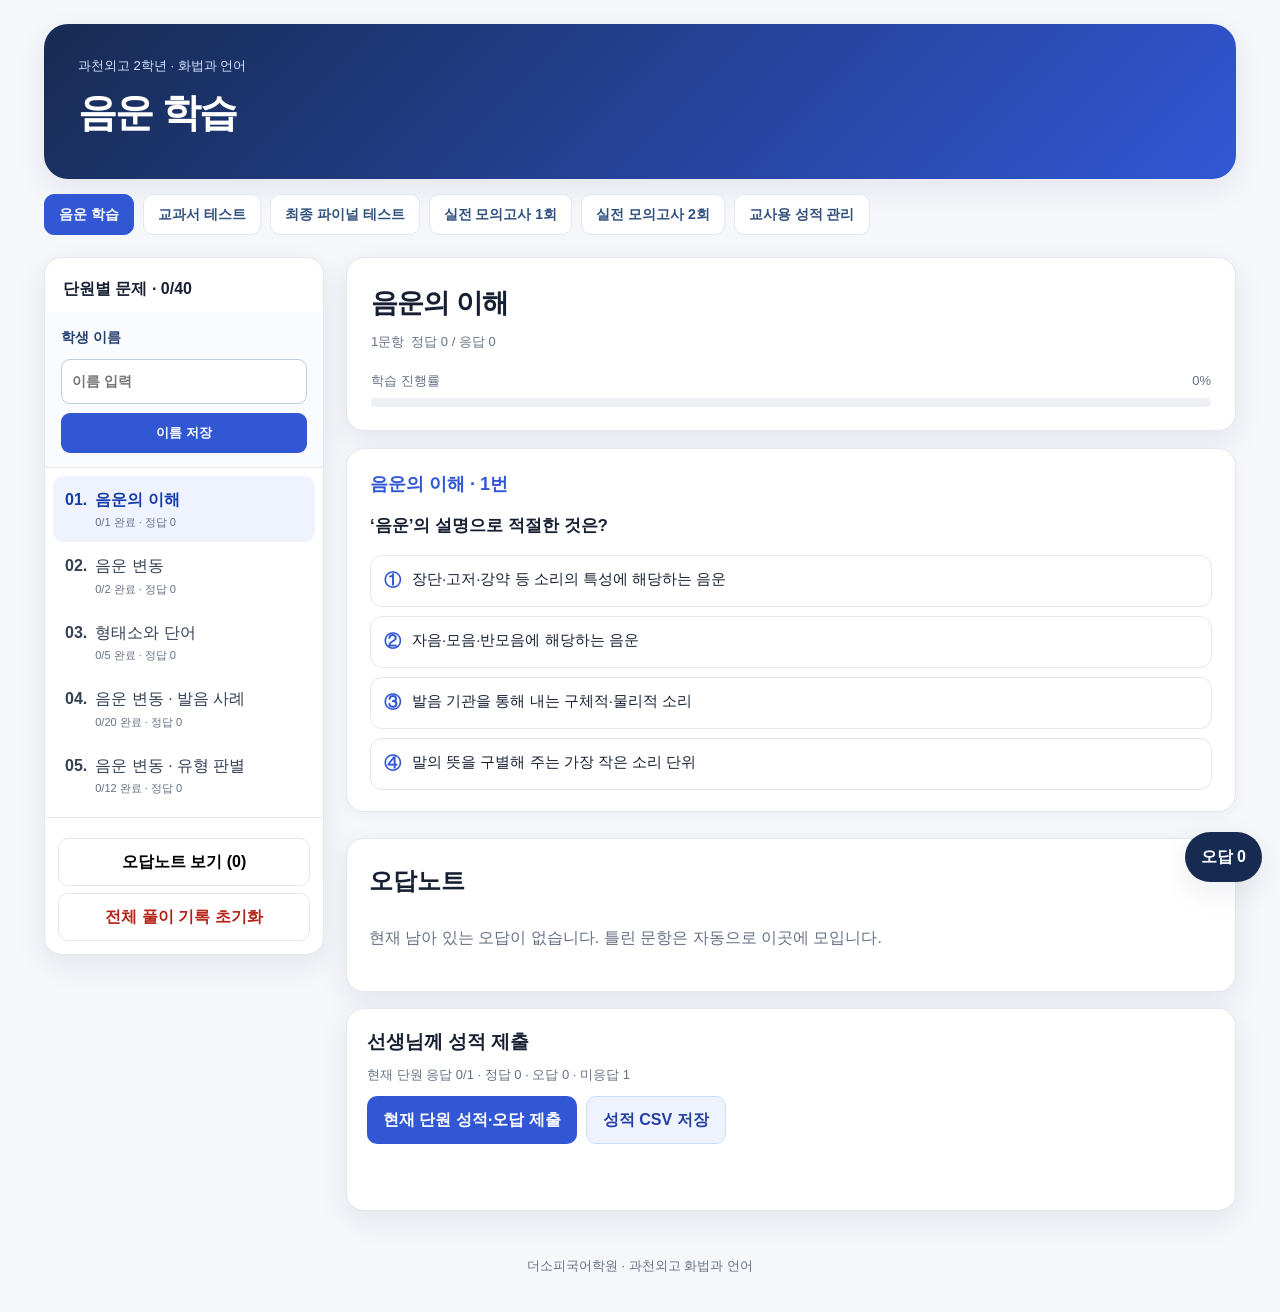
<file: index.html>
<!doctype html><html lang="ko"><head><meta charset="utf-8"><meta name="viewport" content="width=device-width,initial-scale=1"><title>과천외고 | 음운 학습</title><link rel="stylesheet" href="quiz-ui.css?v=6"></head><body data-mode="phonology"><div id="app"><main class="wrap"><div class="panel" style="padding:20px">문항을 불러오는 중입니다…</div></main></div><script src="config.js"></script><script src="data.js?v=6"></script><script src="curated_phonology.js?v=6"></script><script src="quiz-core.js?v=11"></script></body></html>
</file>
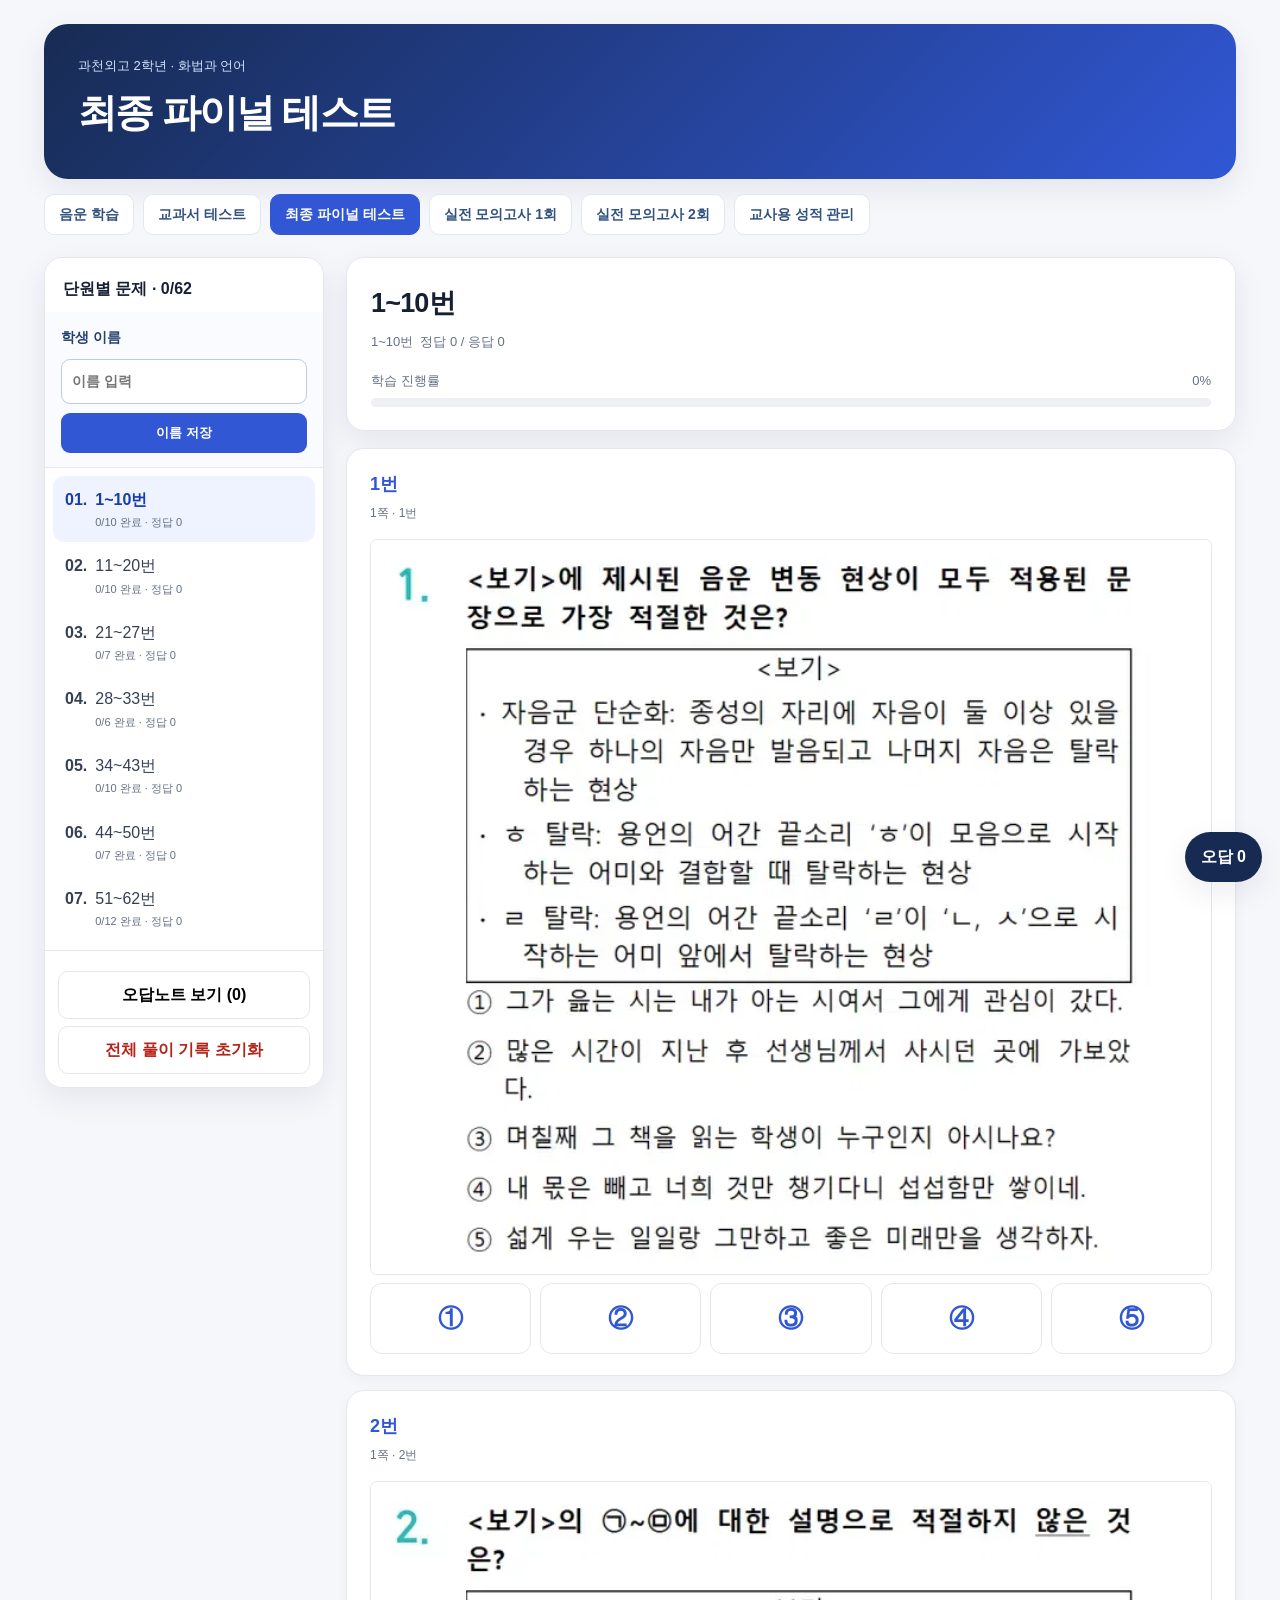
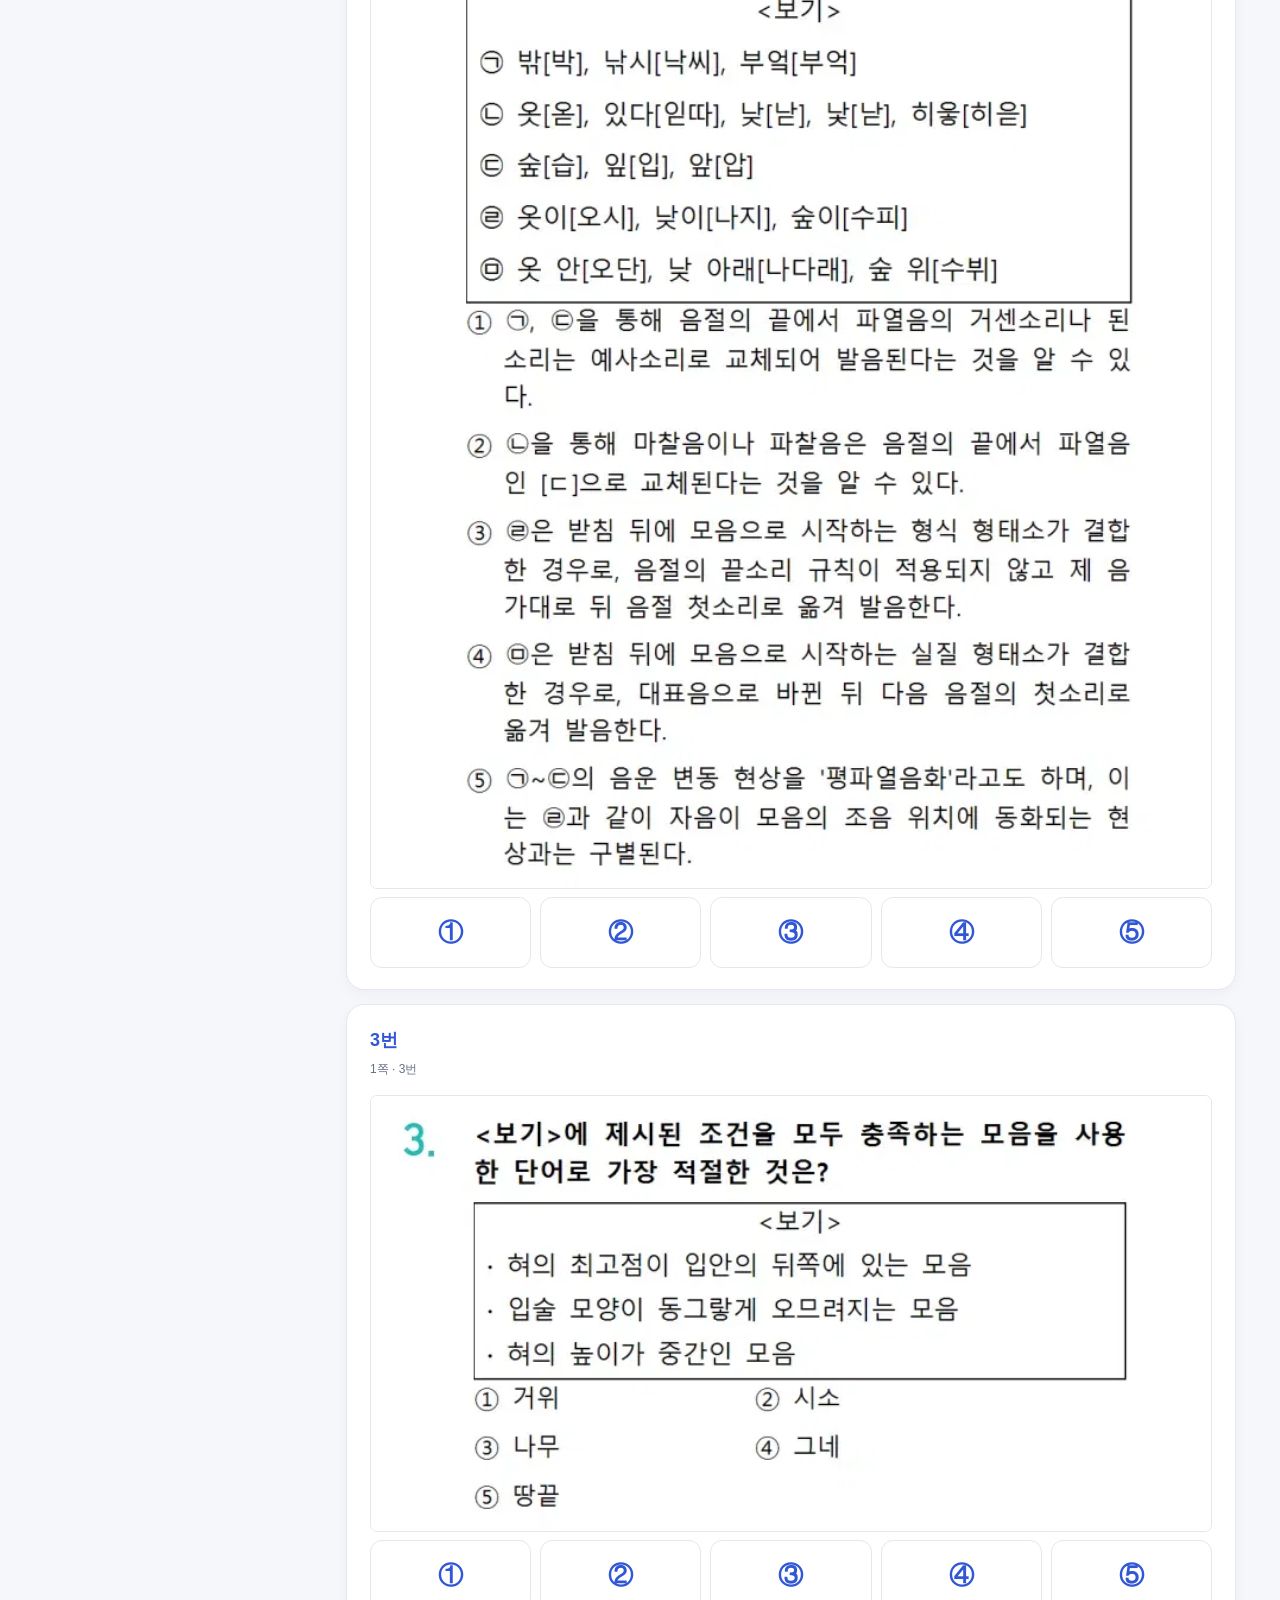
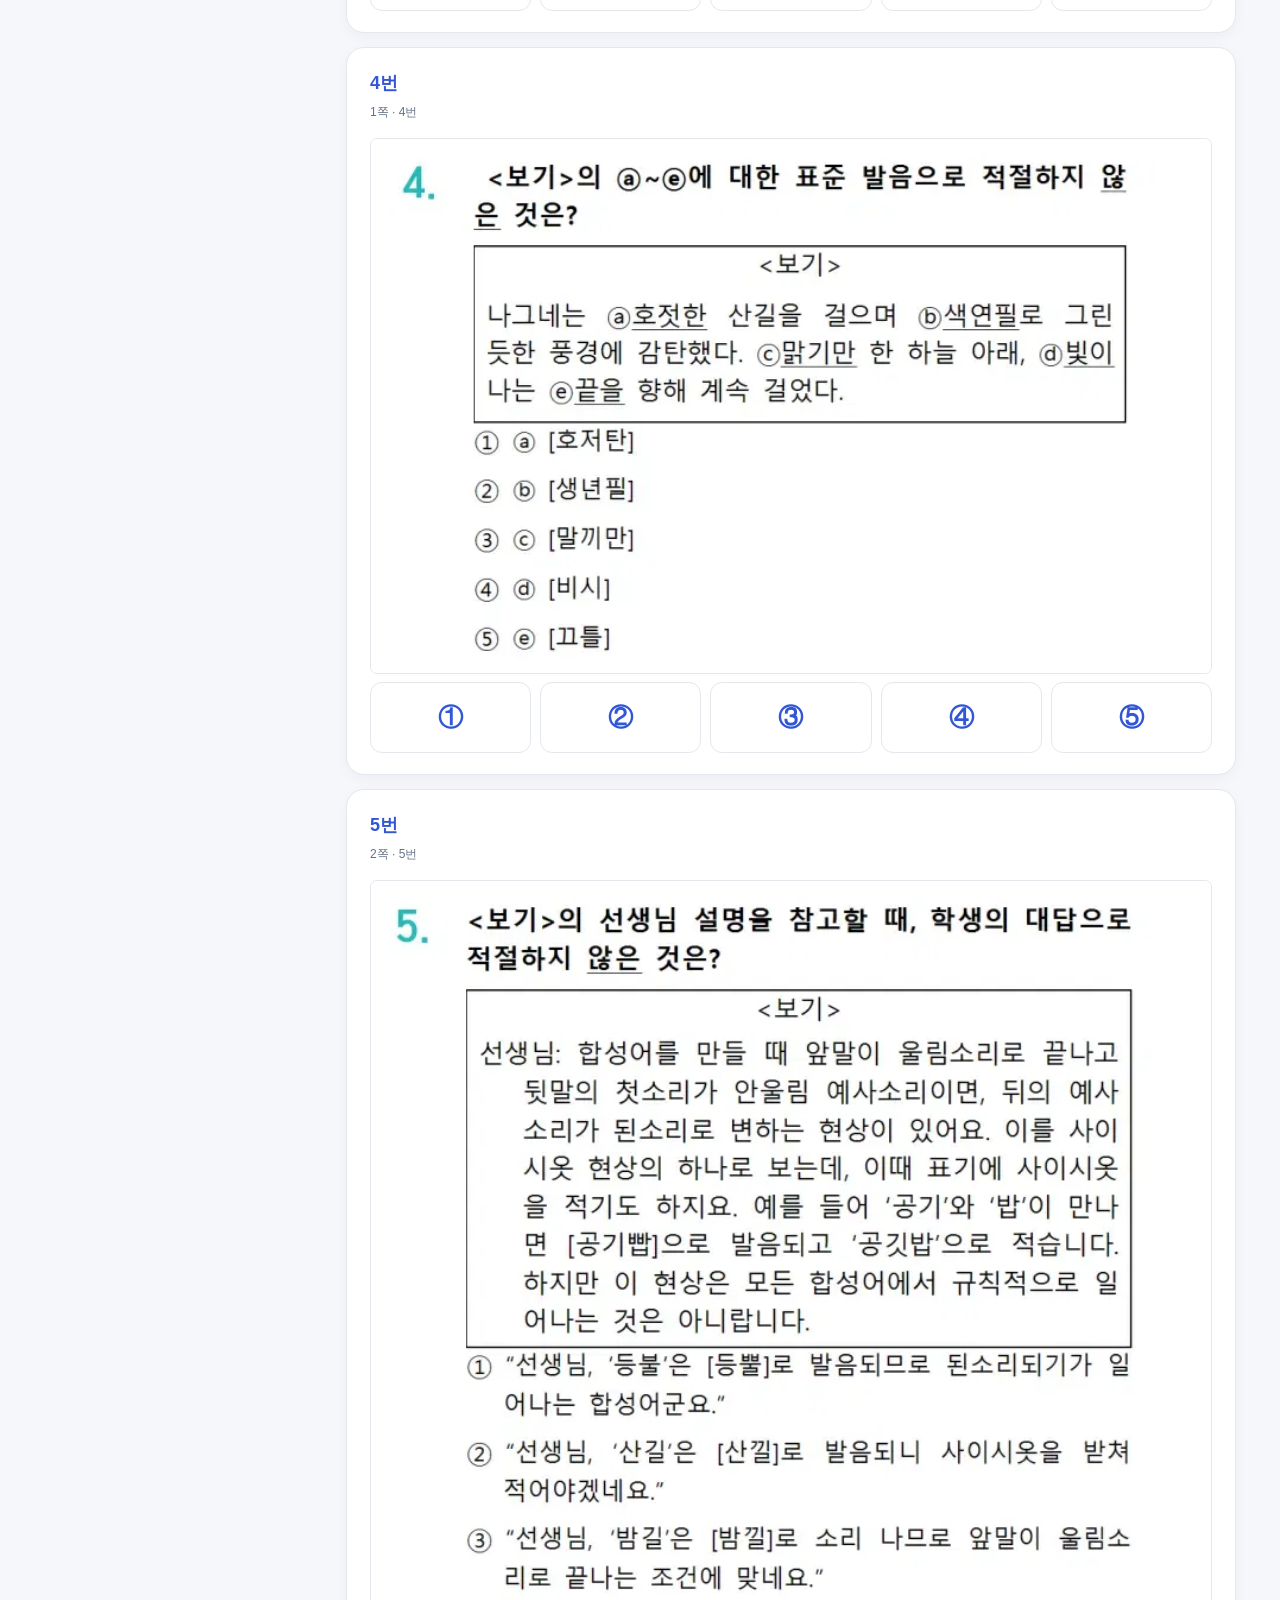
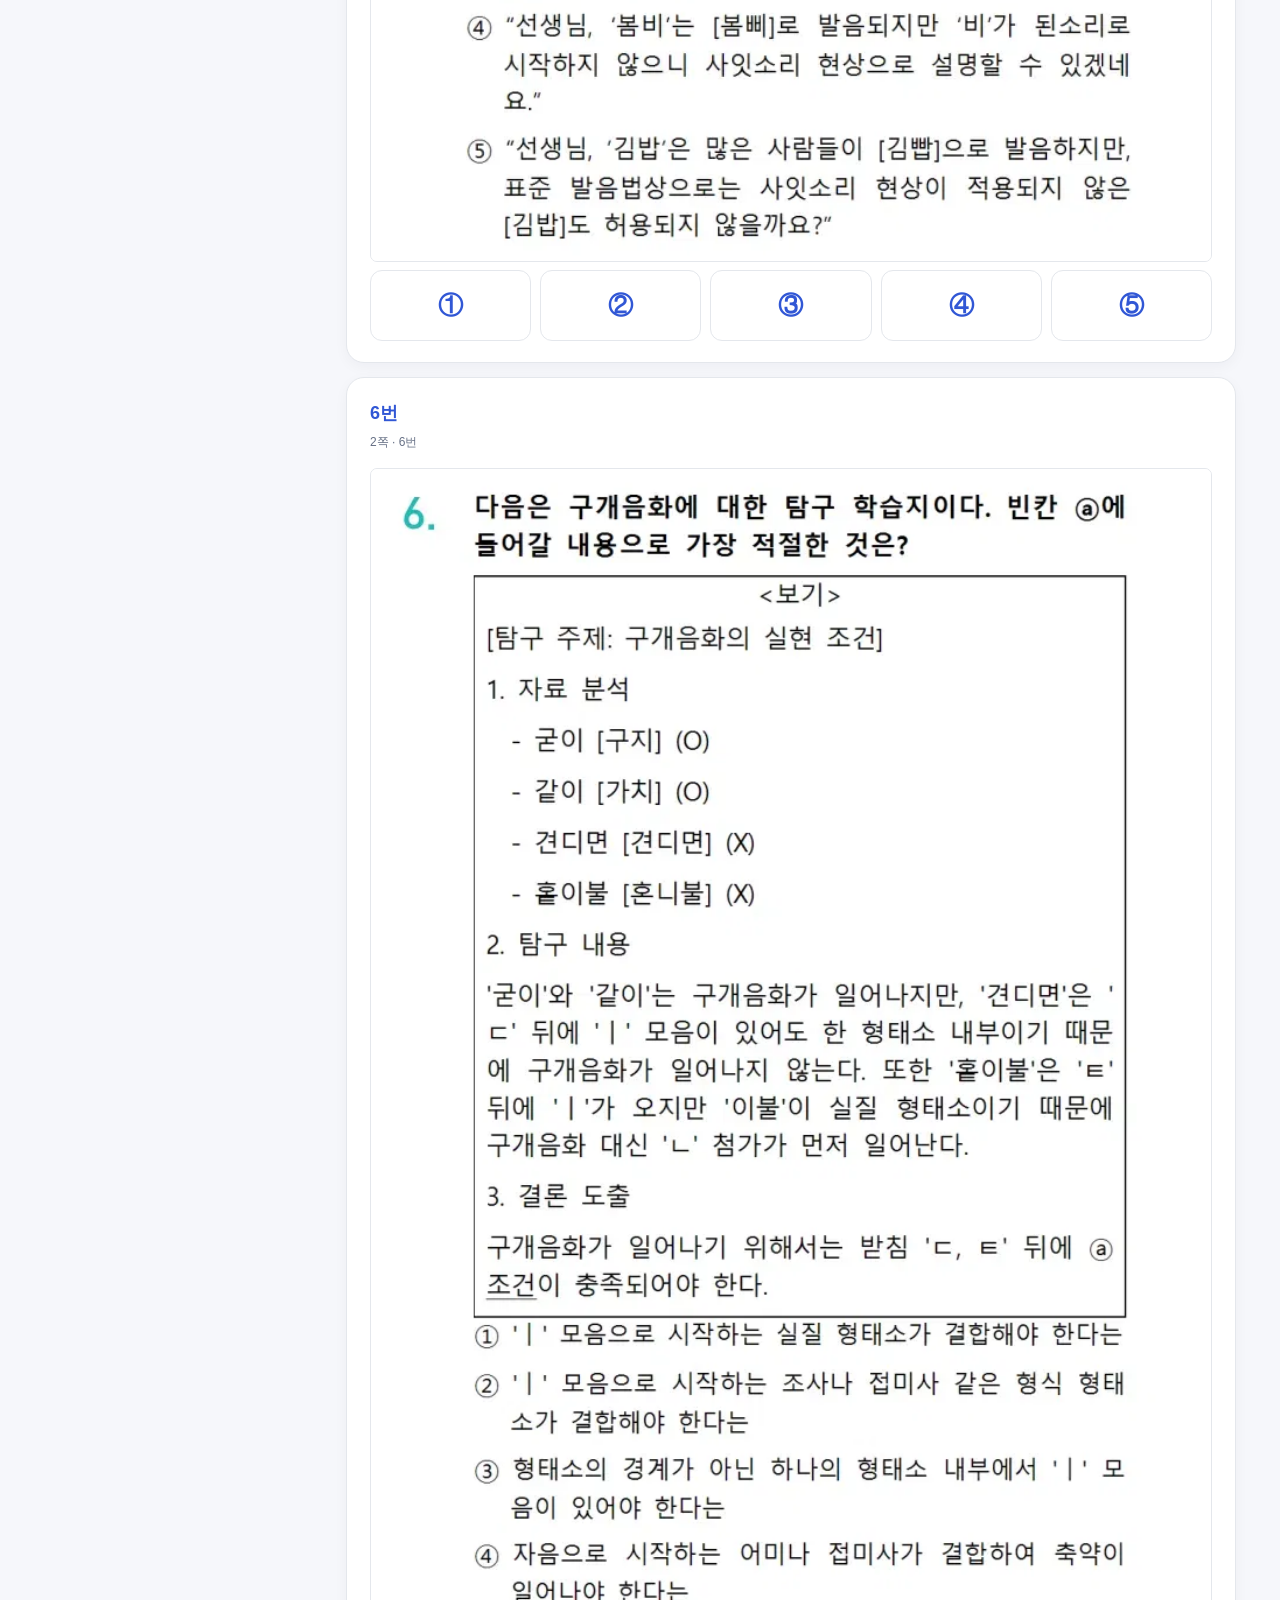
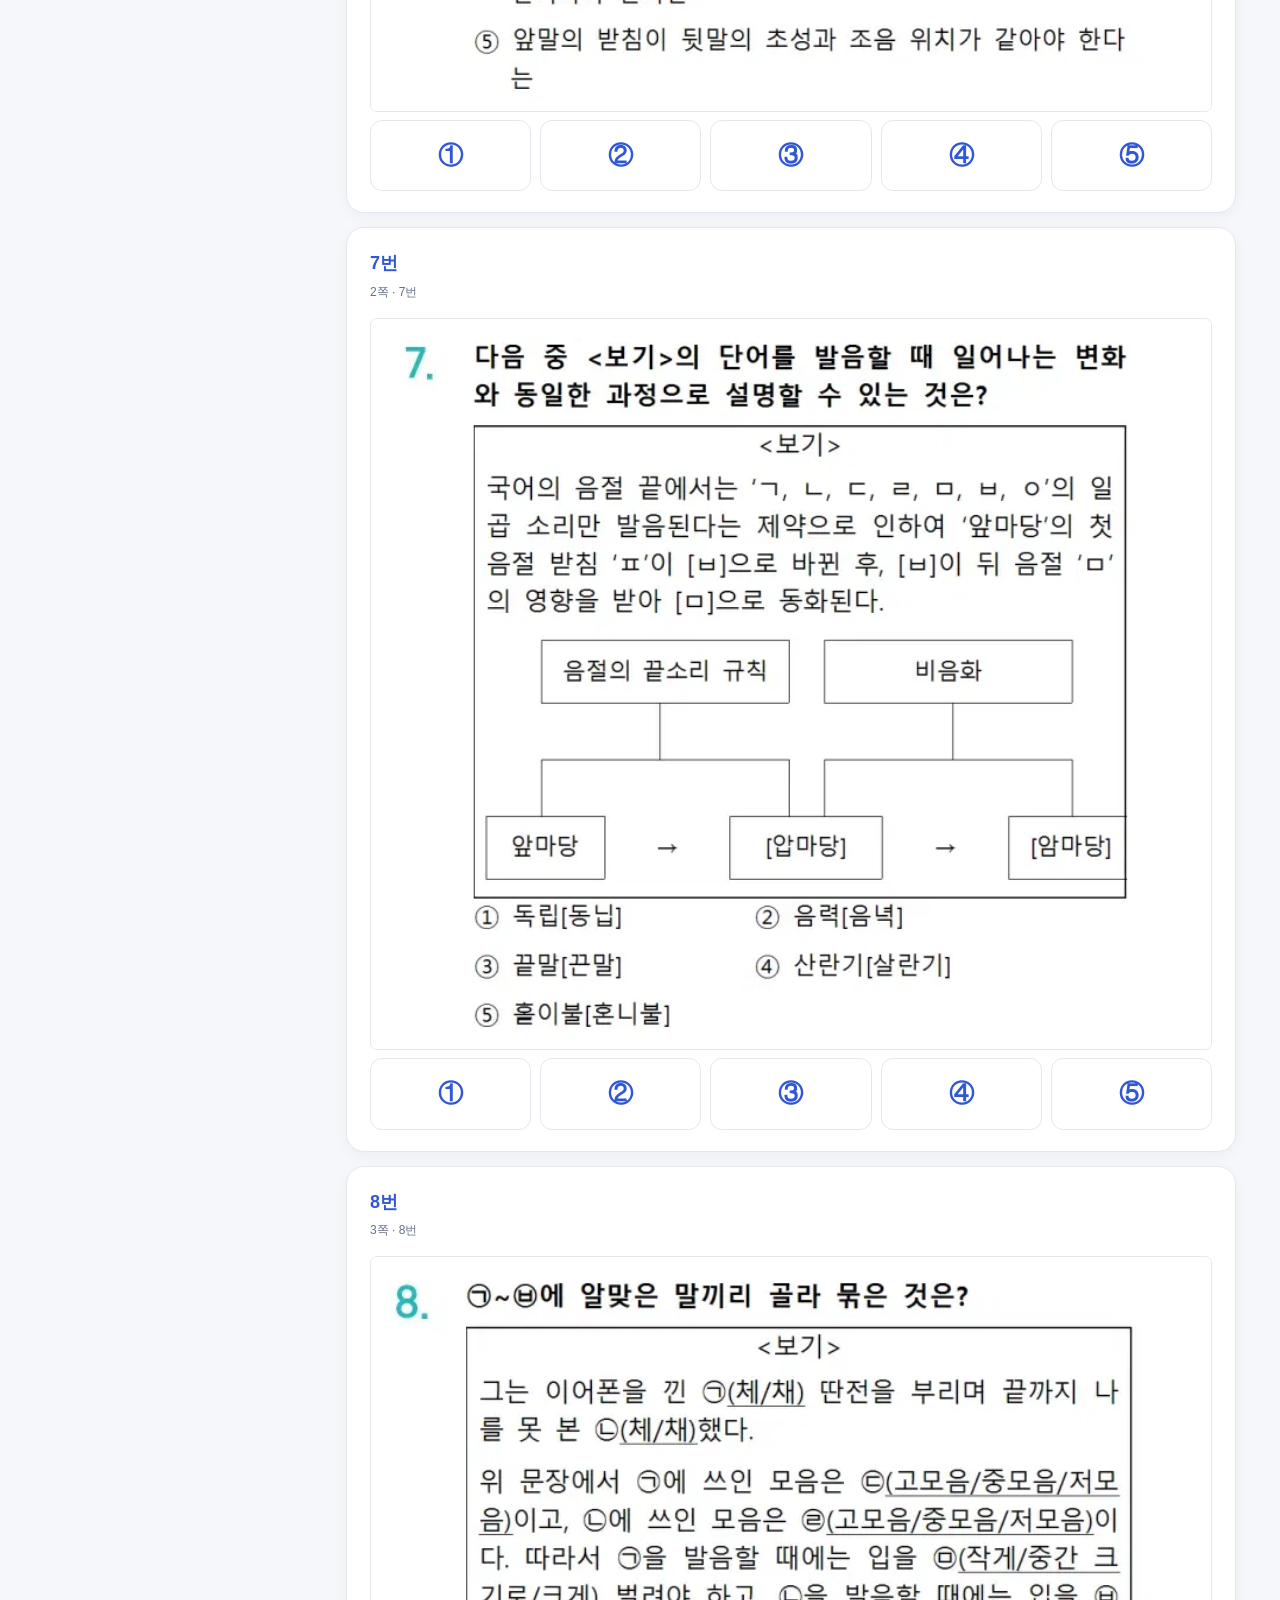
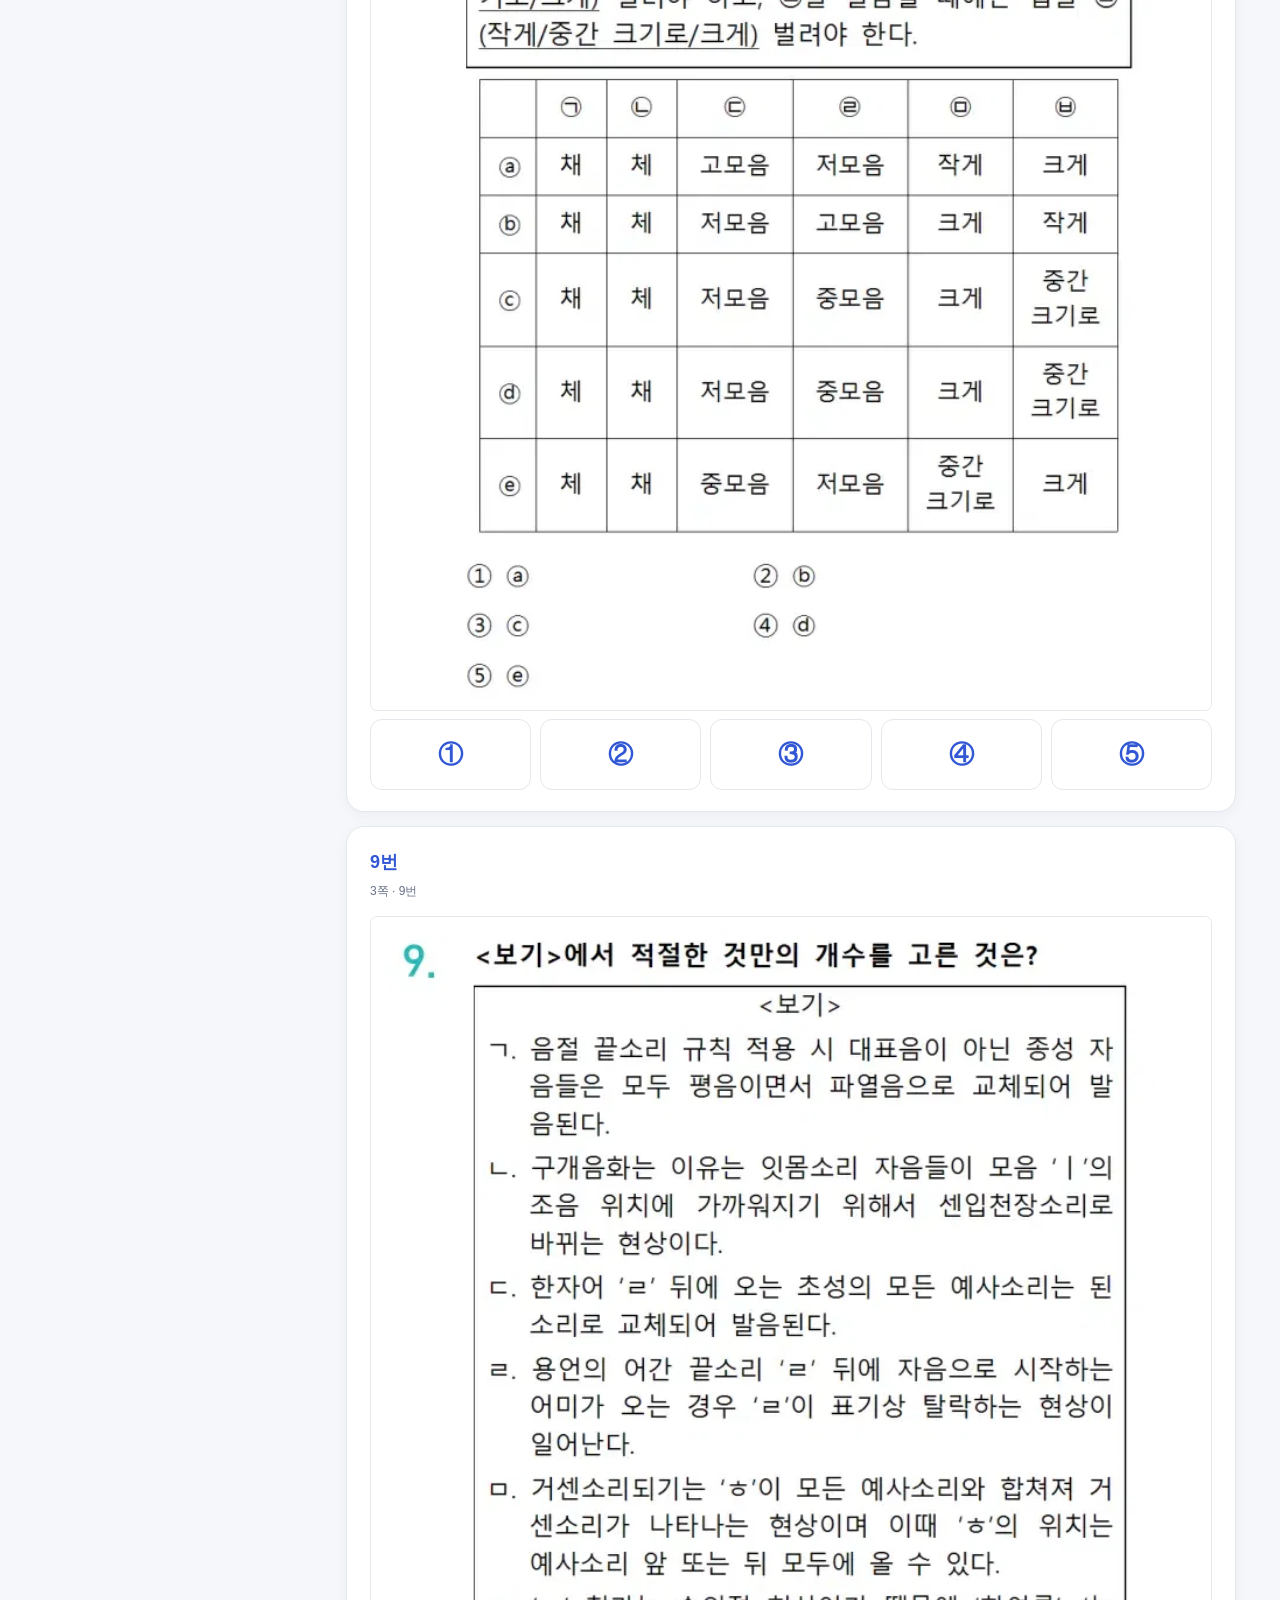
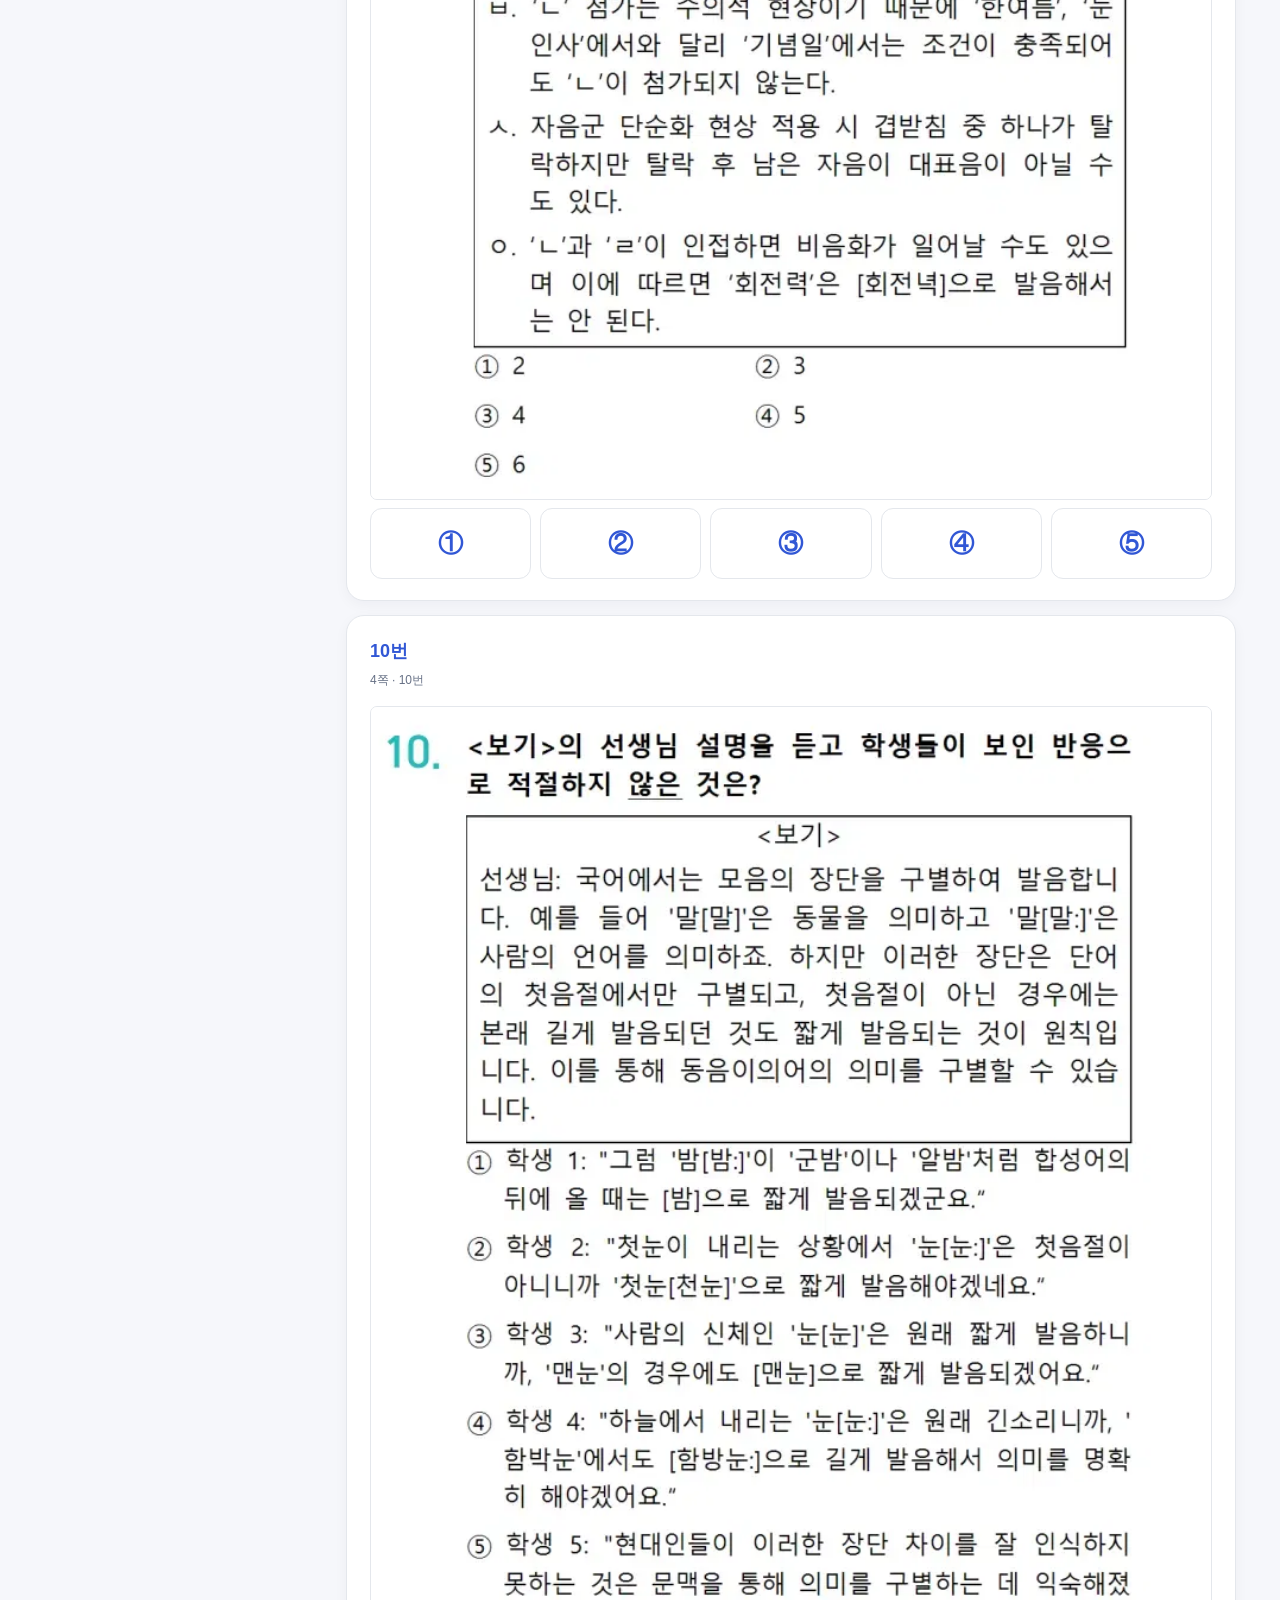
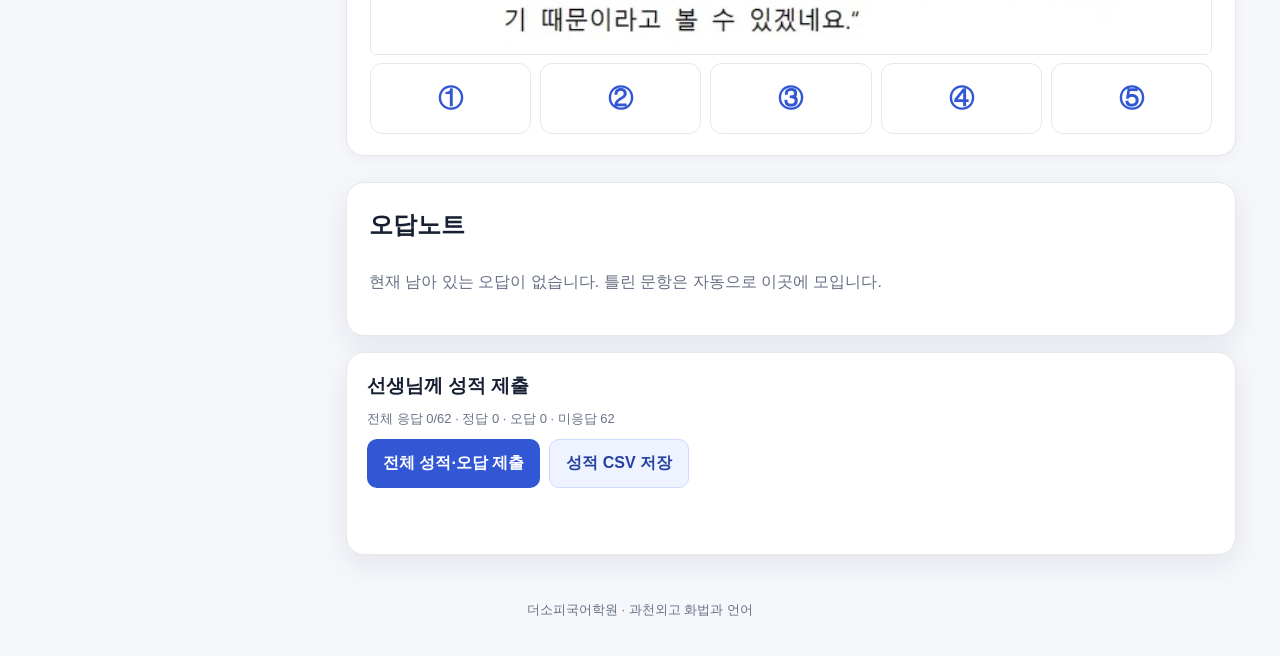
<file: final62.html>
<!doctype html><html lang="ko"><head><meta charset="utf-8"><meta name="viewport" content="width=device-width,initial-scale=1"><title>과천외고 | 최종 파이널 테스트</title><link rel="stylesheet" href="quiz-ui.css?v=6"></head><body data-mode="final"><div id="app"><main class="wrap"><div class="panel" style="padding:20px">문항을 불러오는 중입니다…</div></main></div><script src="config.js"></script><script src="final_data.js?v=6"></script><script src="final_media1.js"></script><script src="final_media2.js"></script><script src="final_media3.js"></script><script src="final_media4.js"></script><script src="final_media5.js"></script><script src="final_media6.js"></script><script src="final_media7.js"></script><script src="final_media8.js"></script><script src="final_media9.js"></script><script src="final_media10.js"></script><script src="final_media11.js"></script><script src="final_media12.js"></script><script src="final_media13.js"></script><script src="final_media14.js"></script><script src="final_media15.js"></script><script src="final_media16.js"></script><script src="final_media17.js"></script><script src="final_media18.js"></script><script src="final_media19.js"></script><script src="final_media20.js"></script><script src="final_media21.js"></script><script src="final_media22.js"></script><script src="final_media23.js"></script><script src="quiz-core.js?v=11"></script></body></html>
</file>
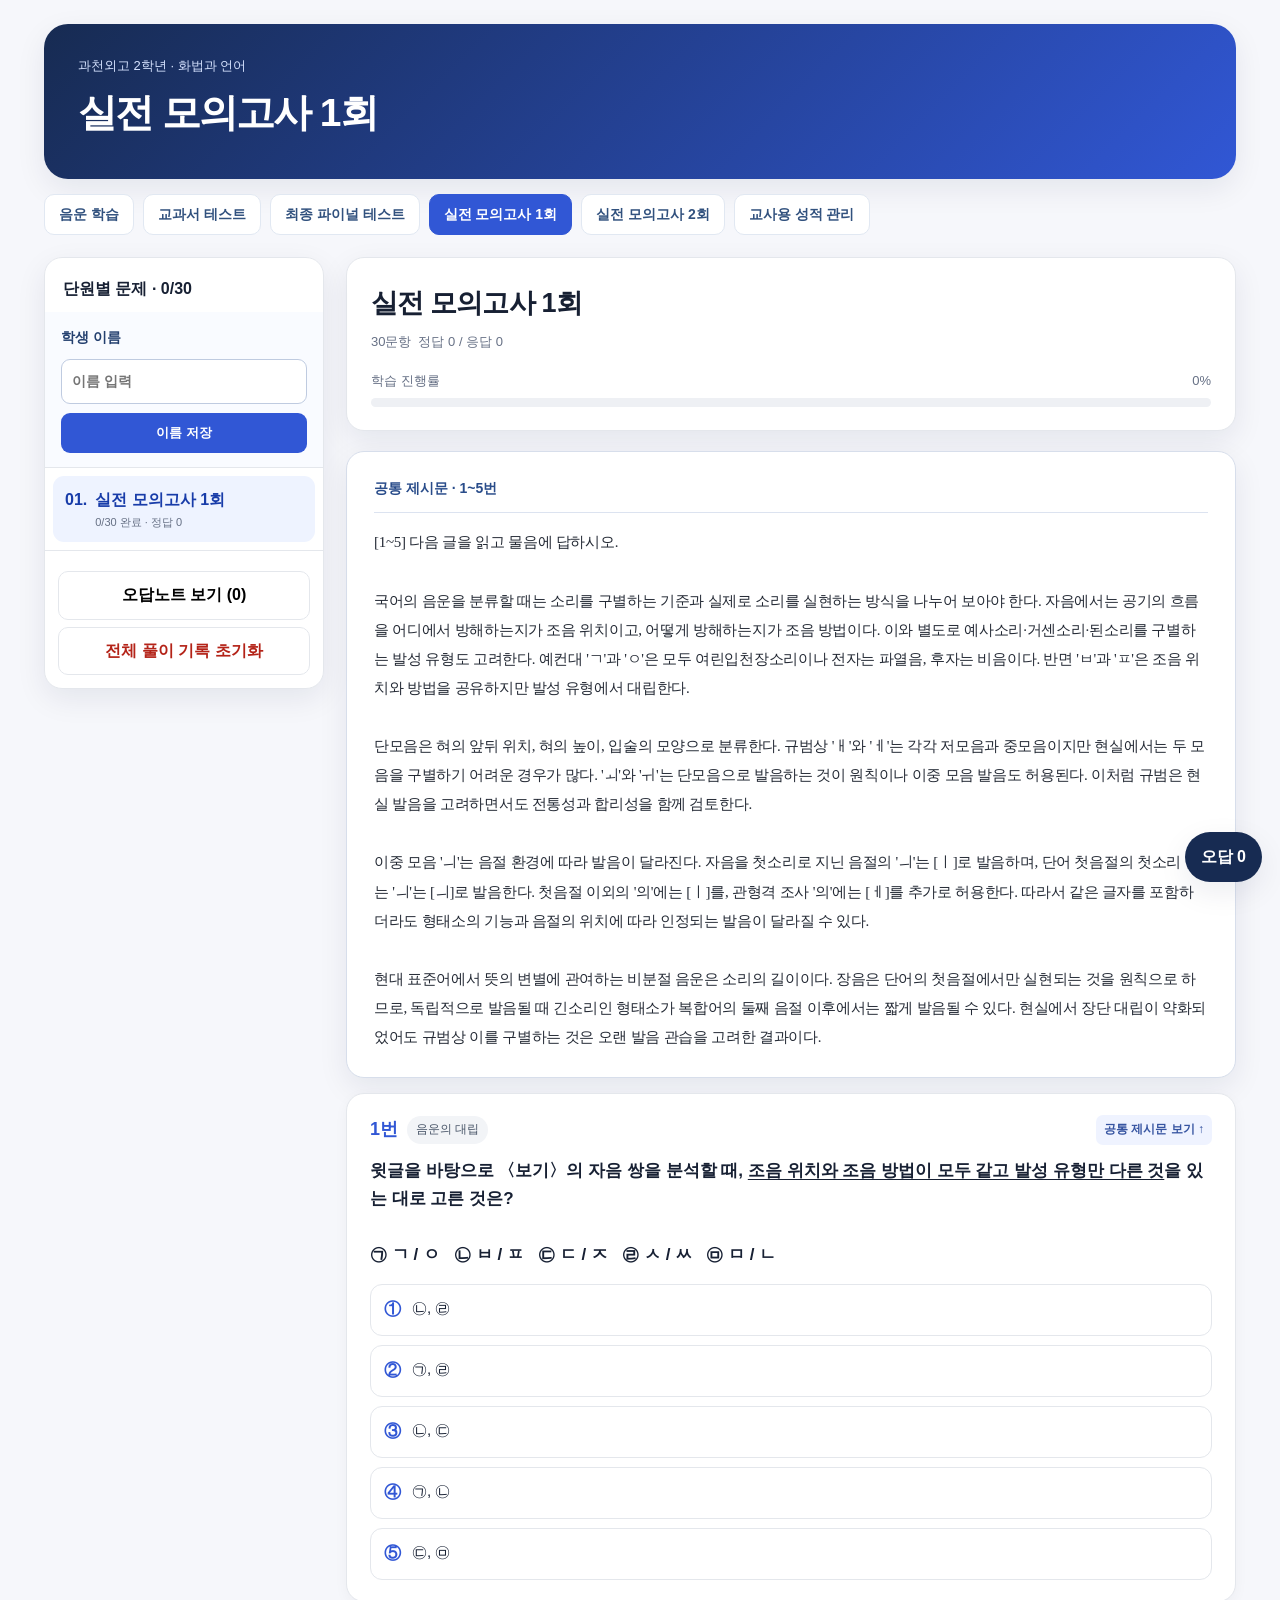
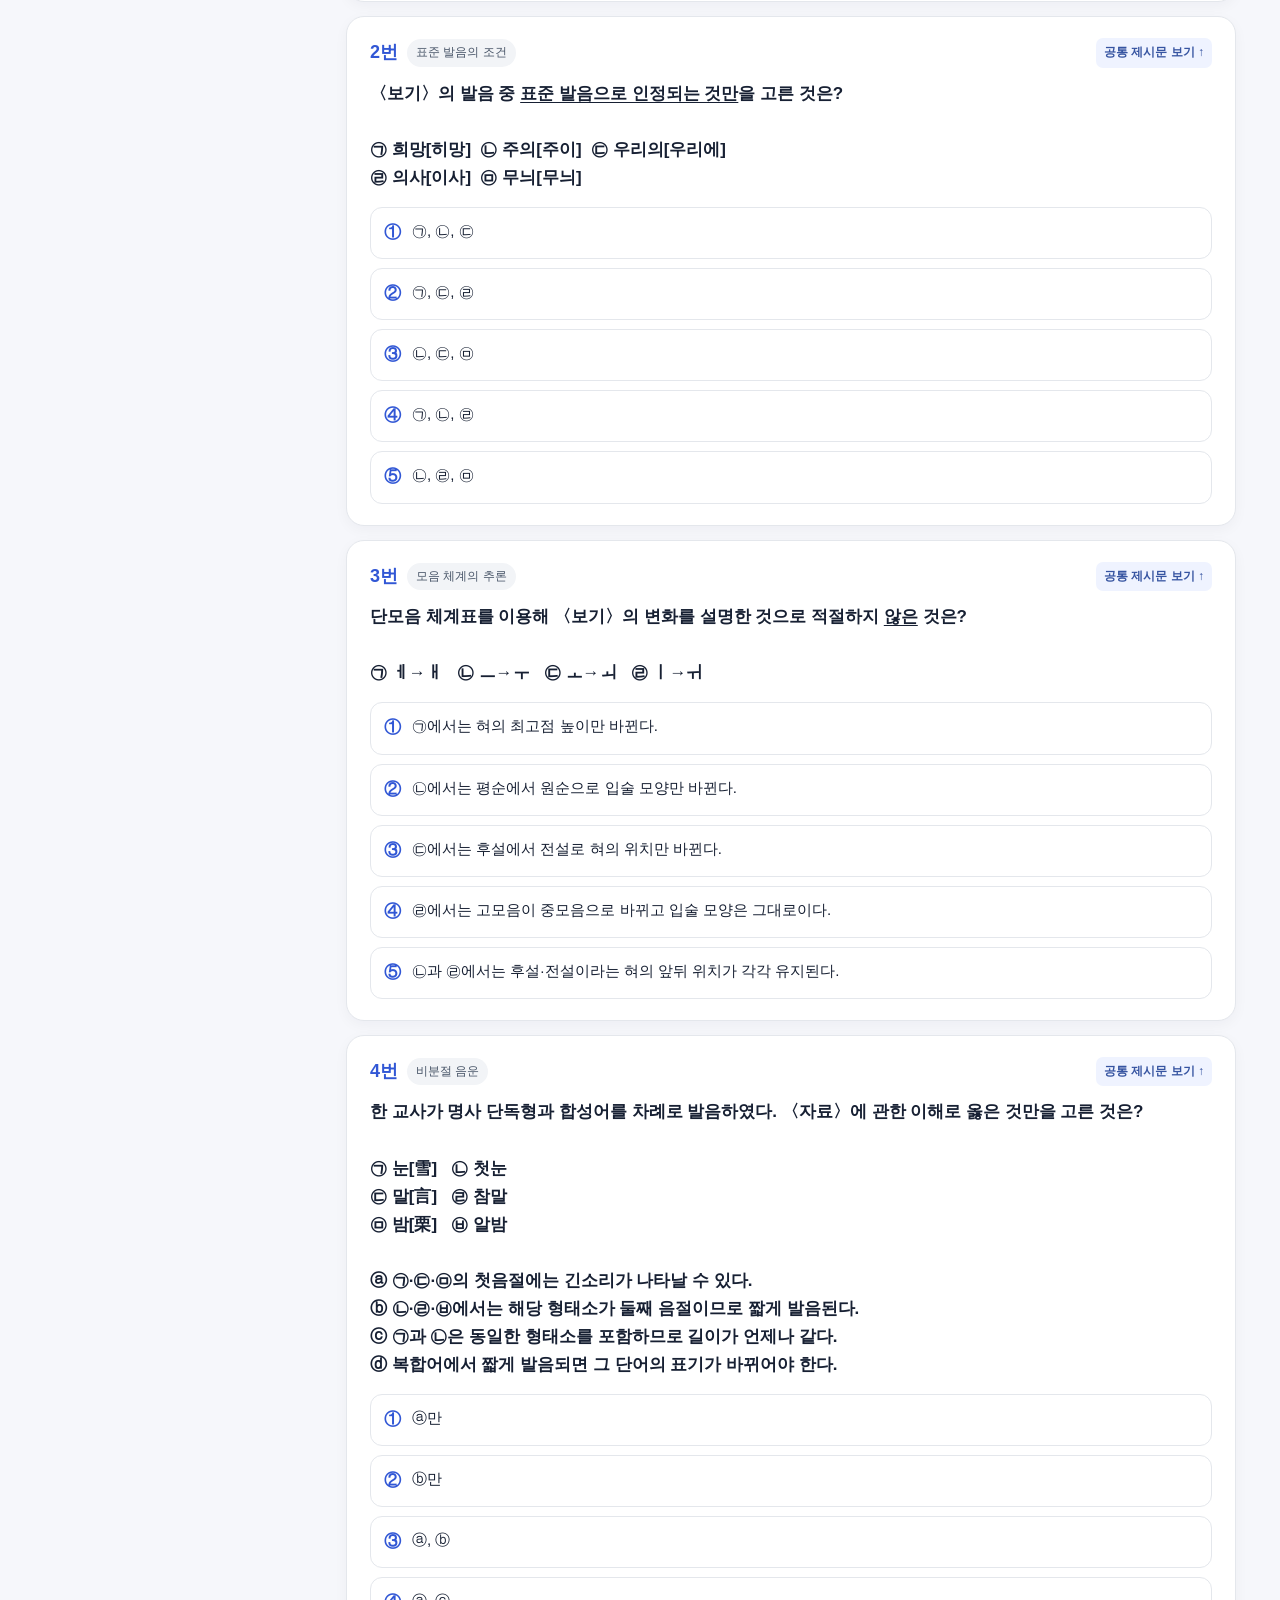
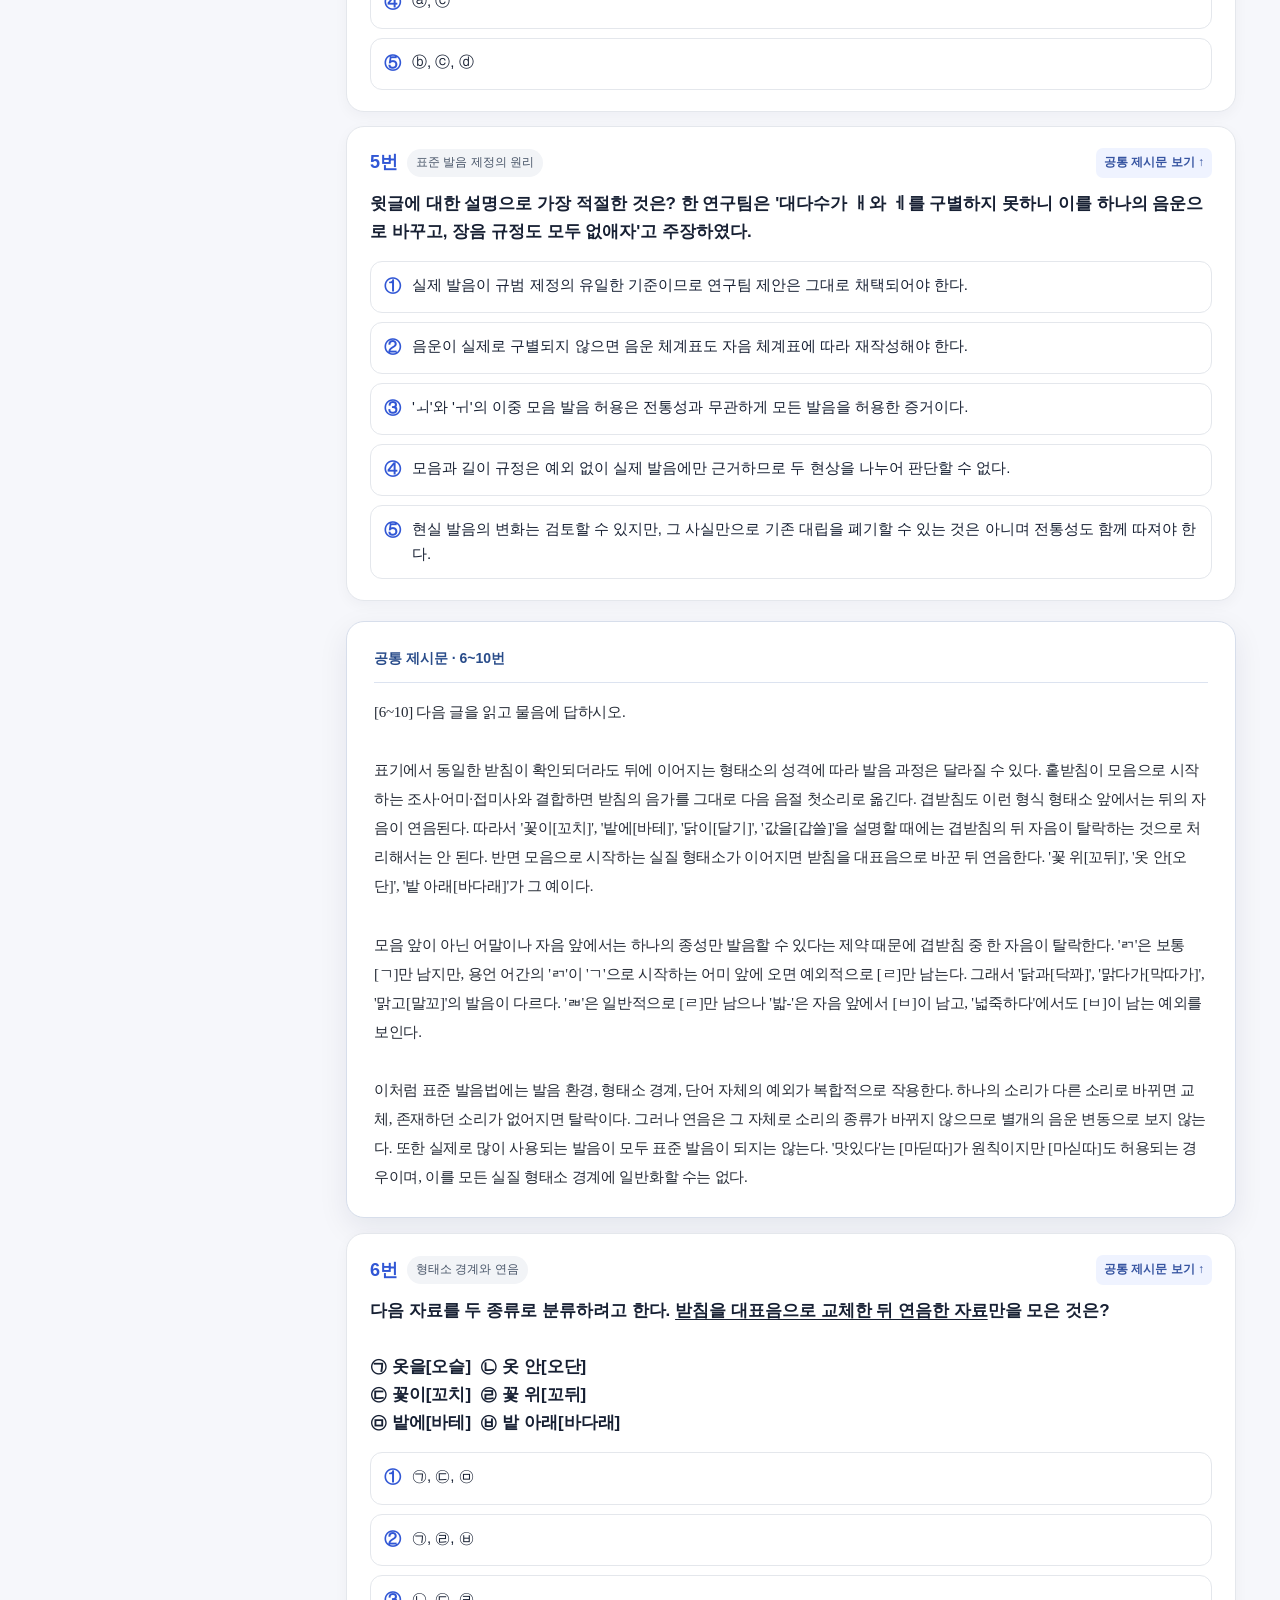
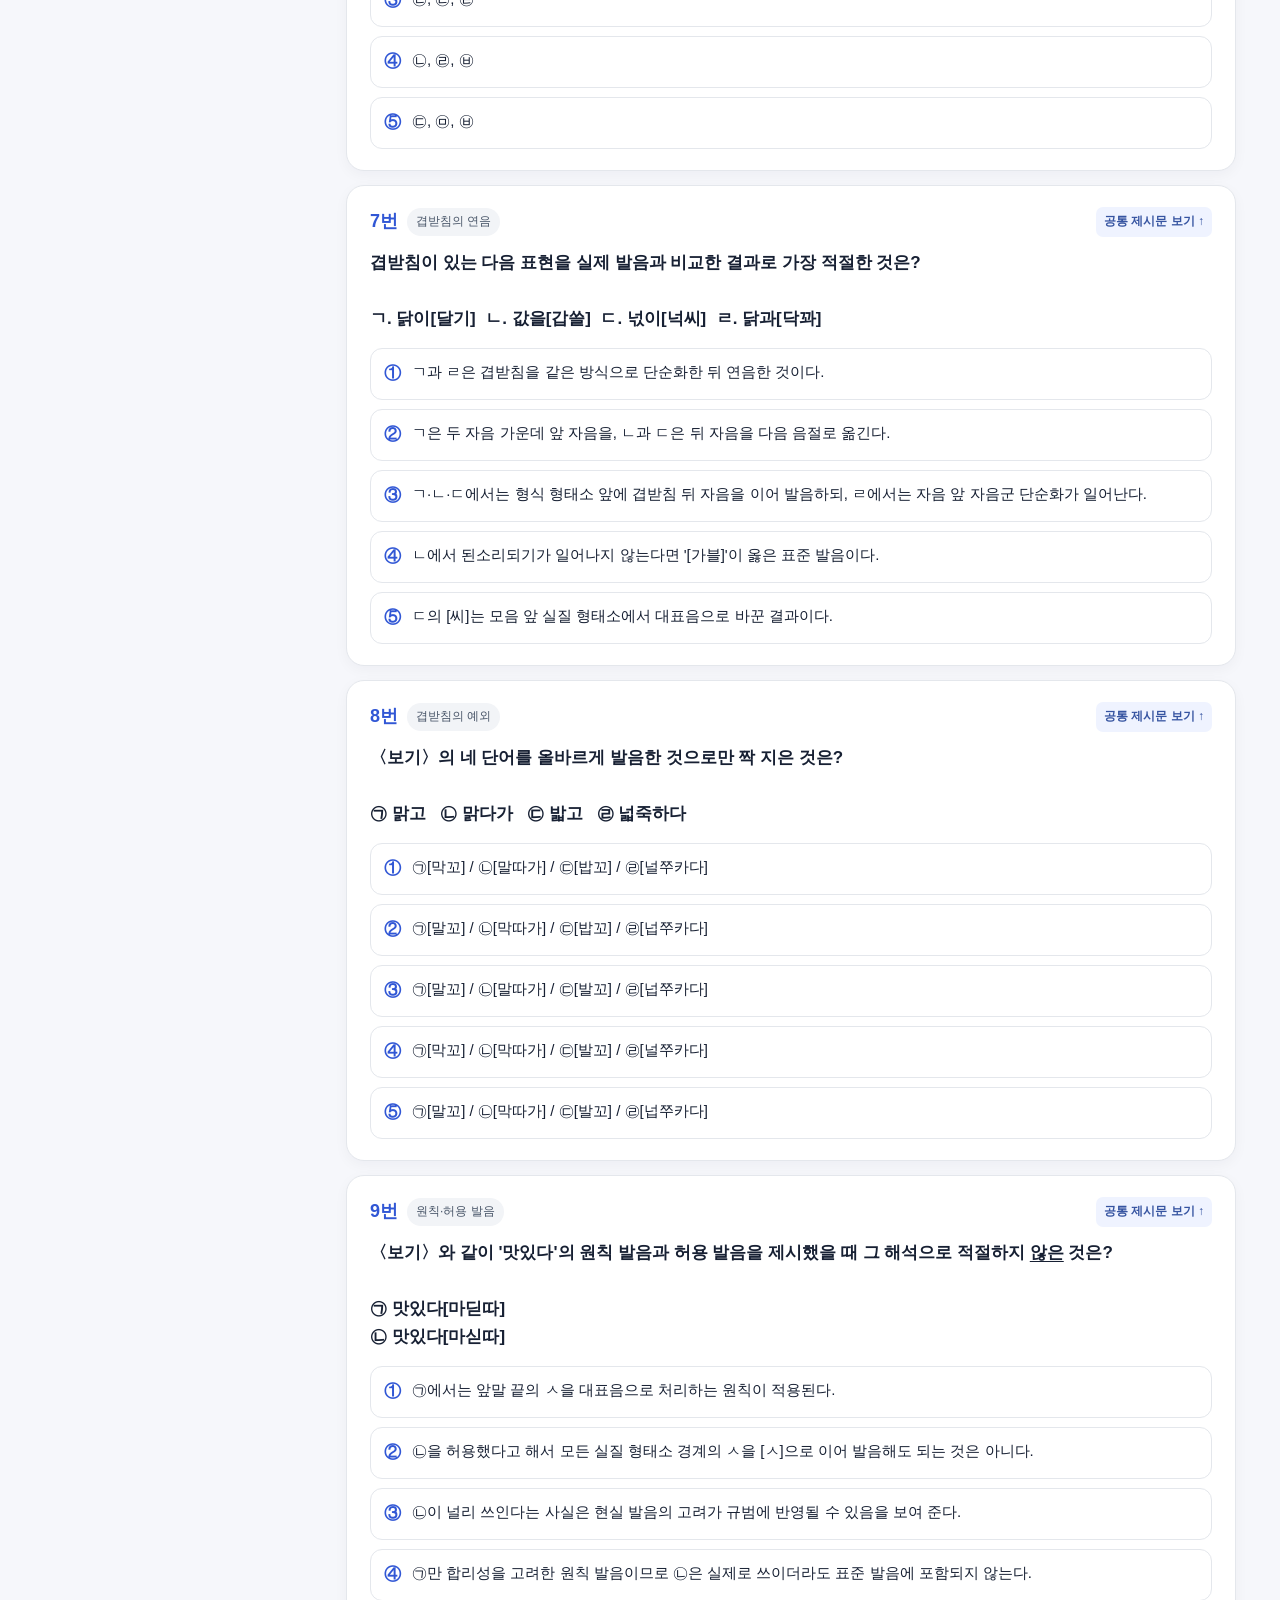
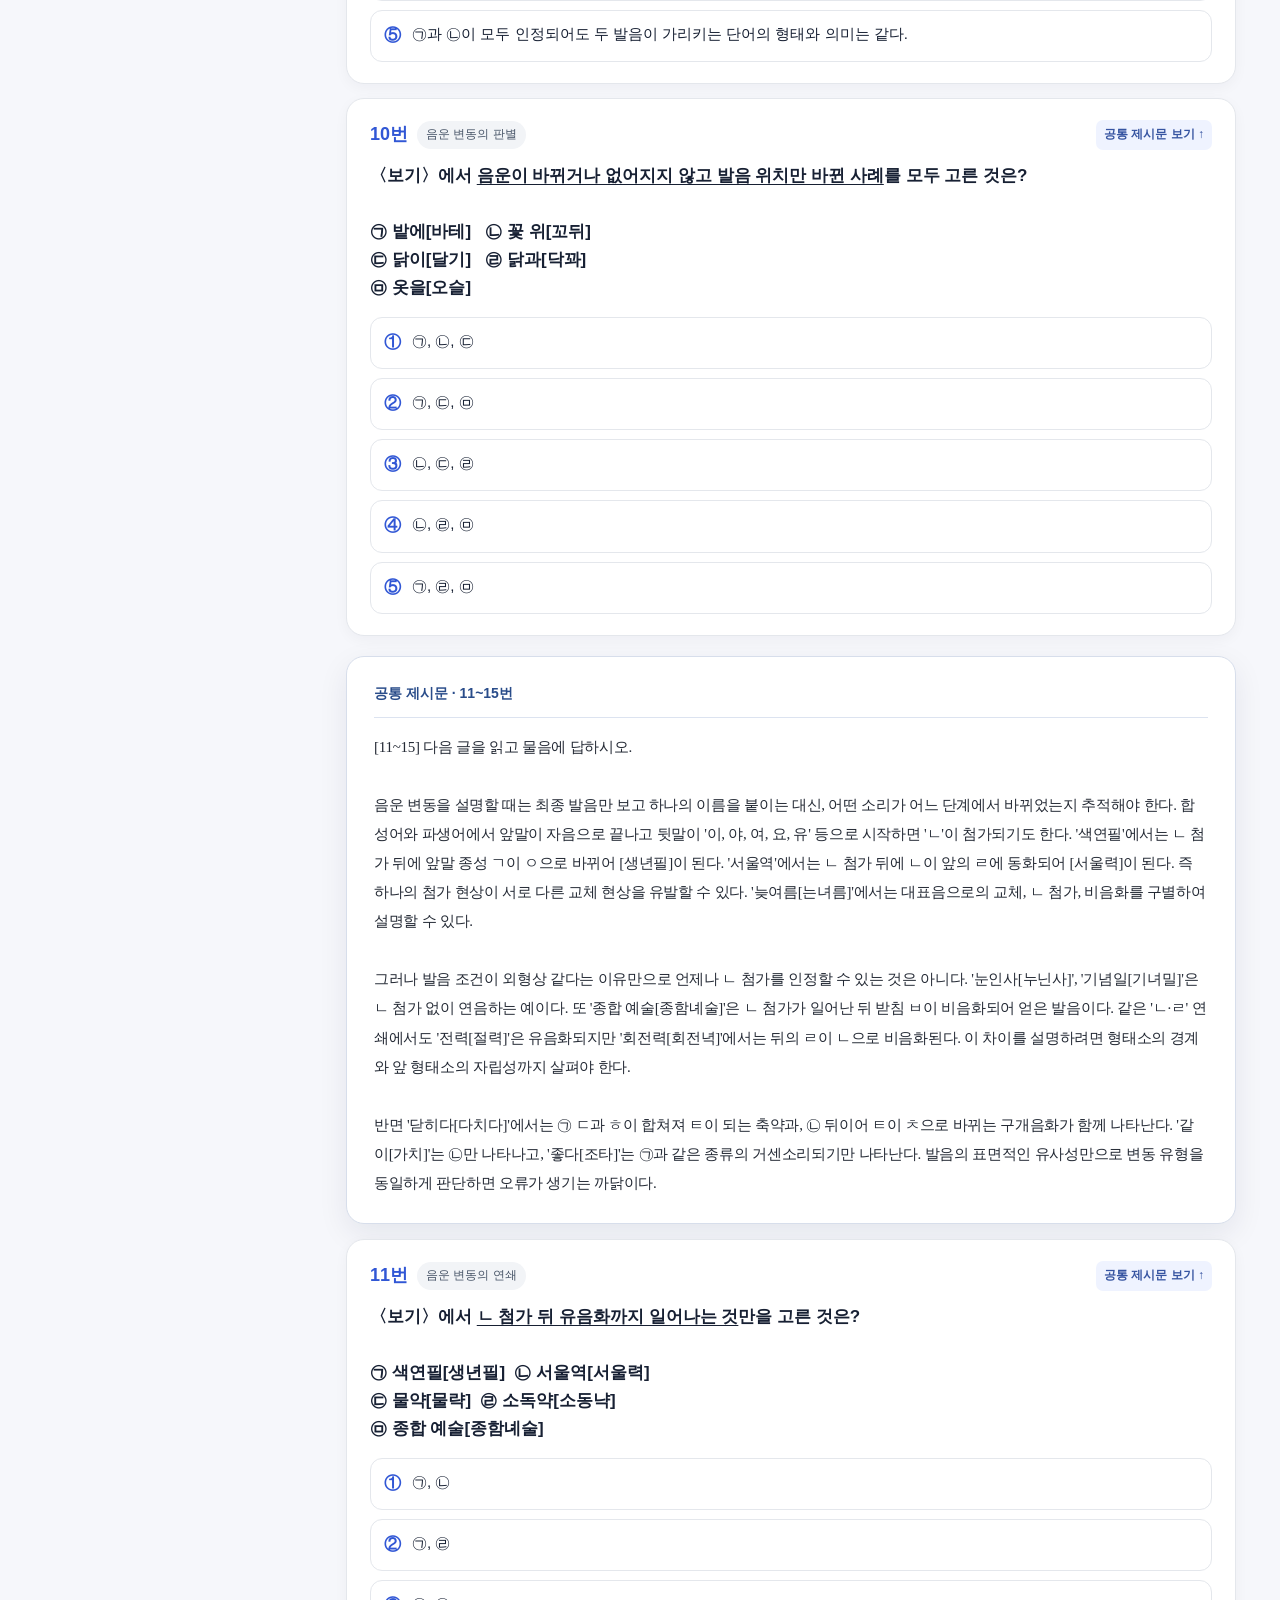
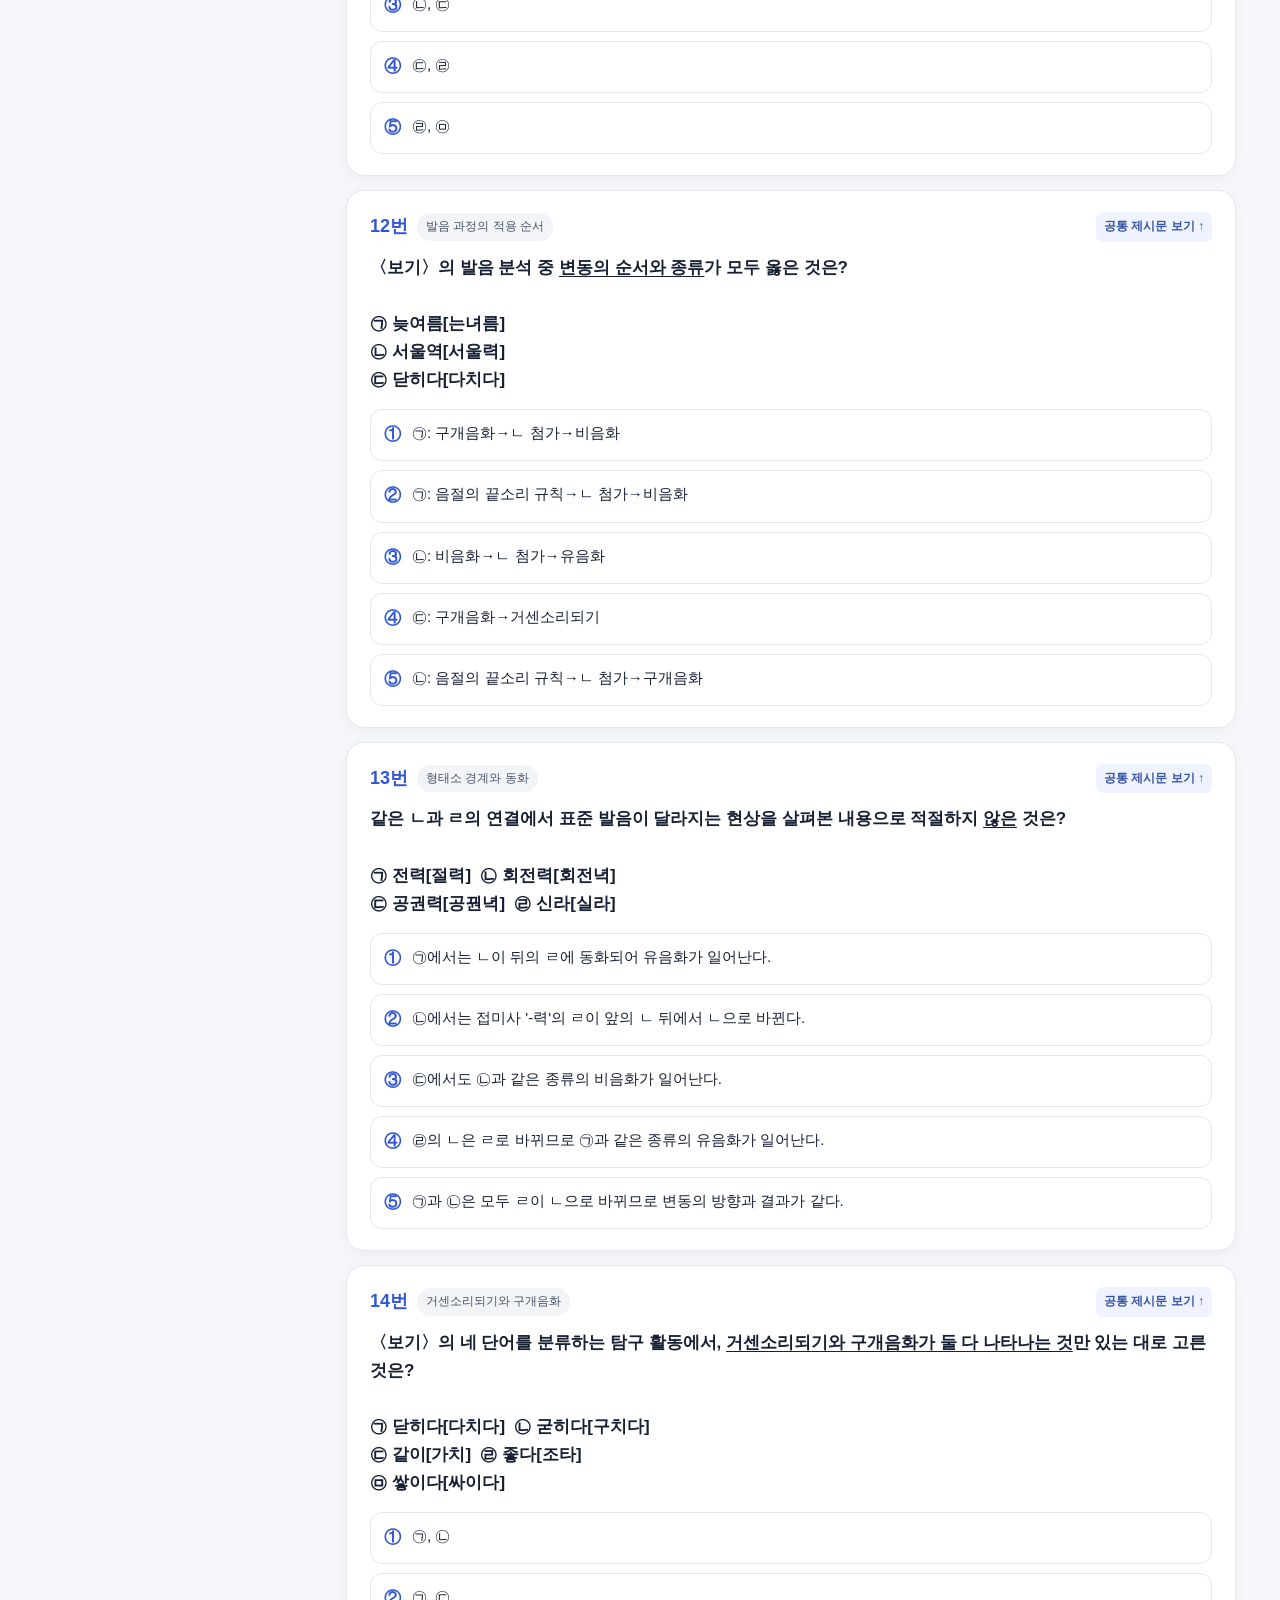
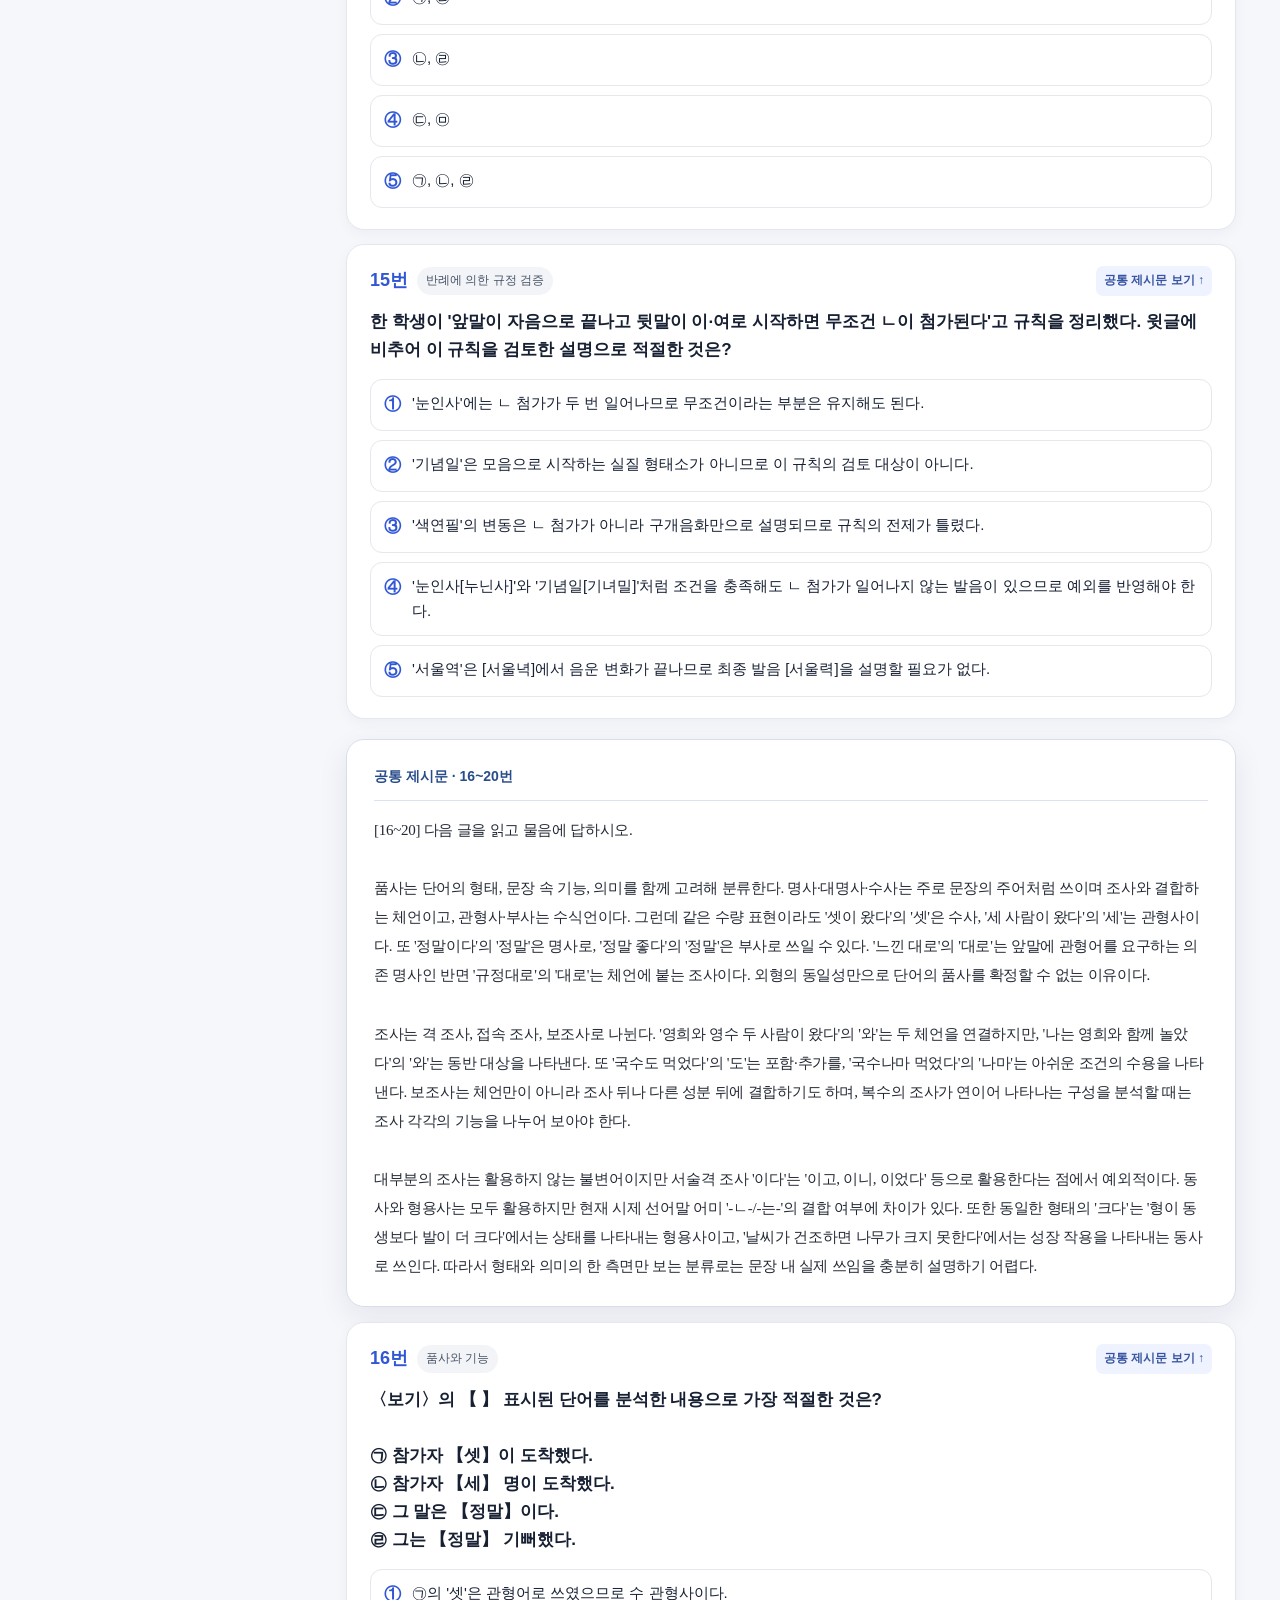
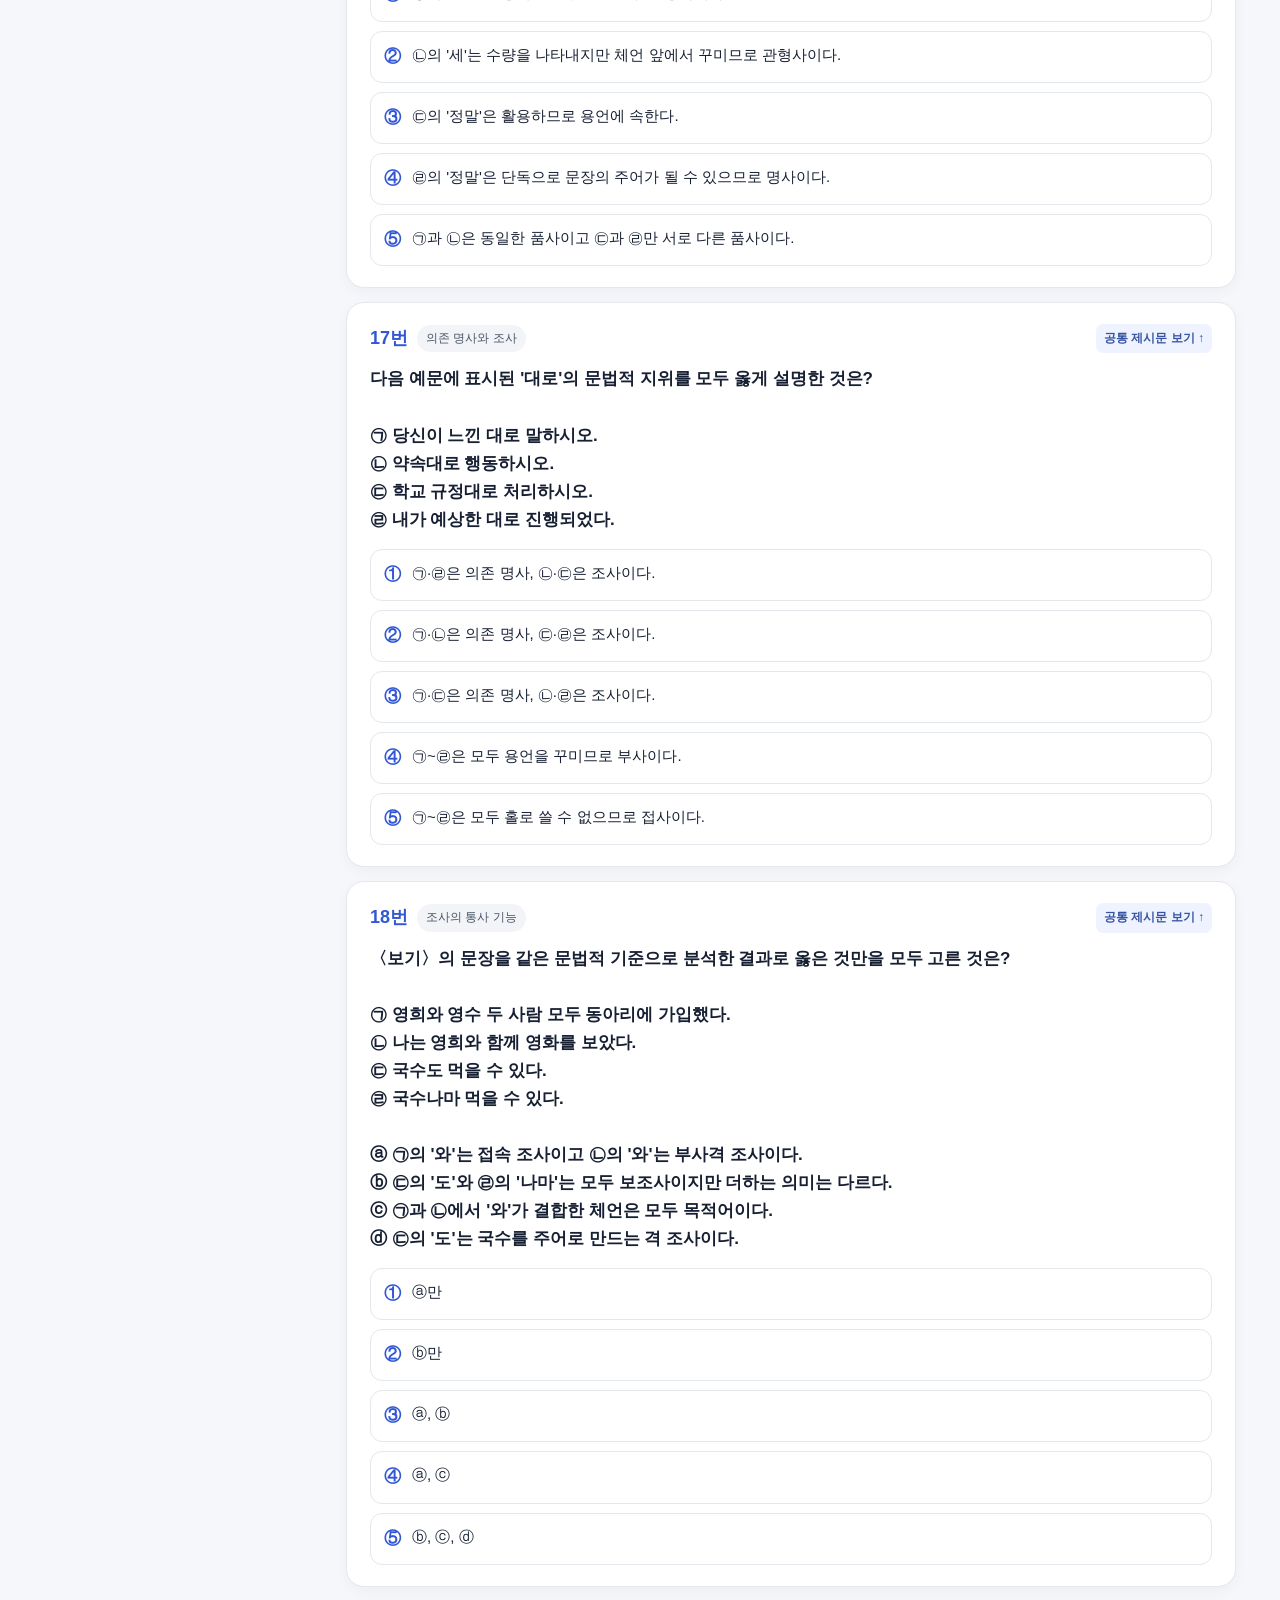
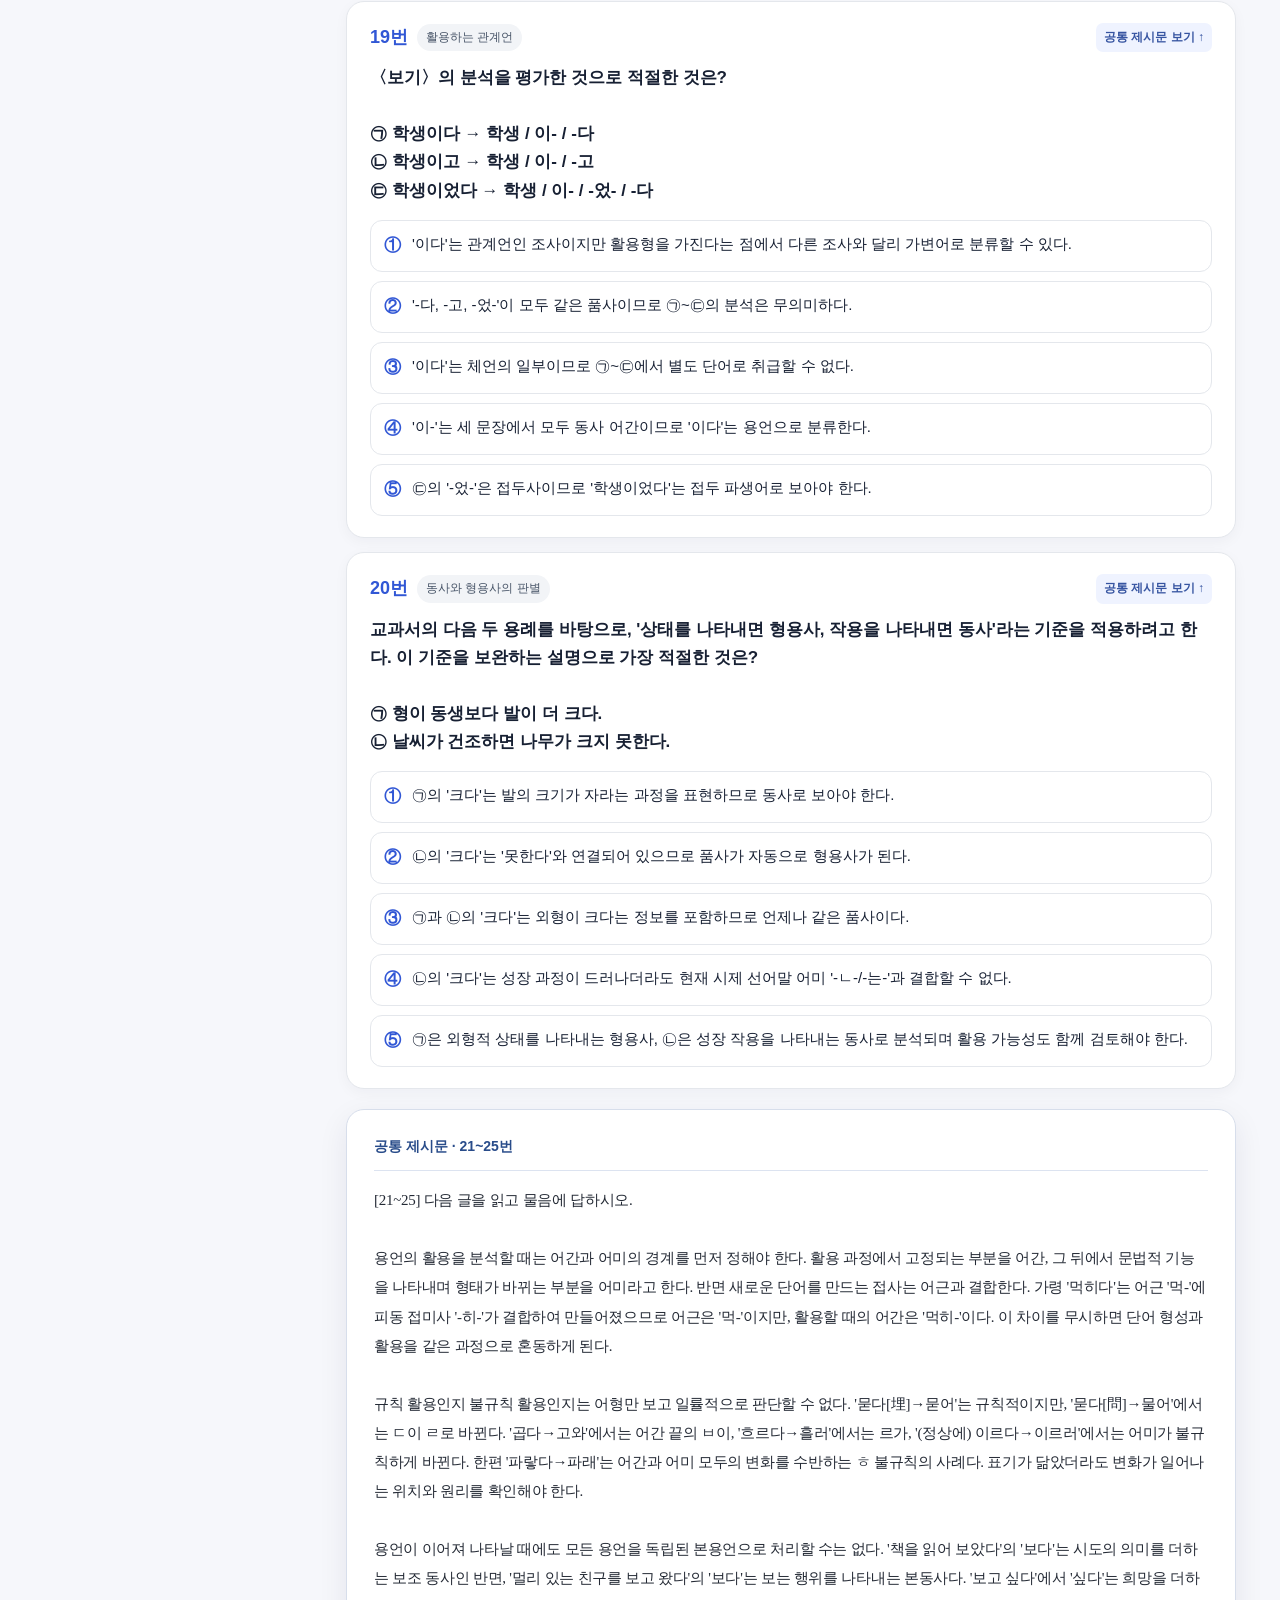
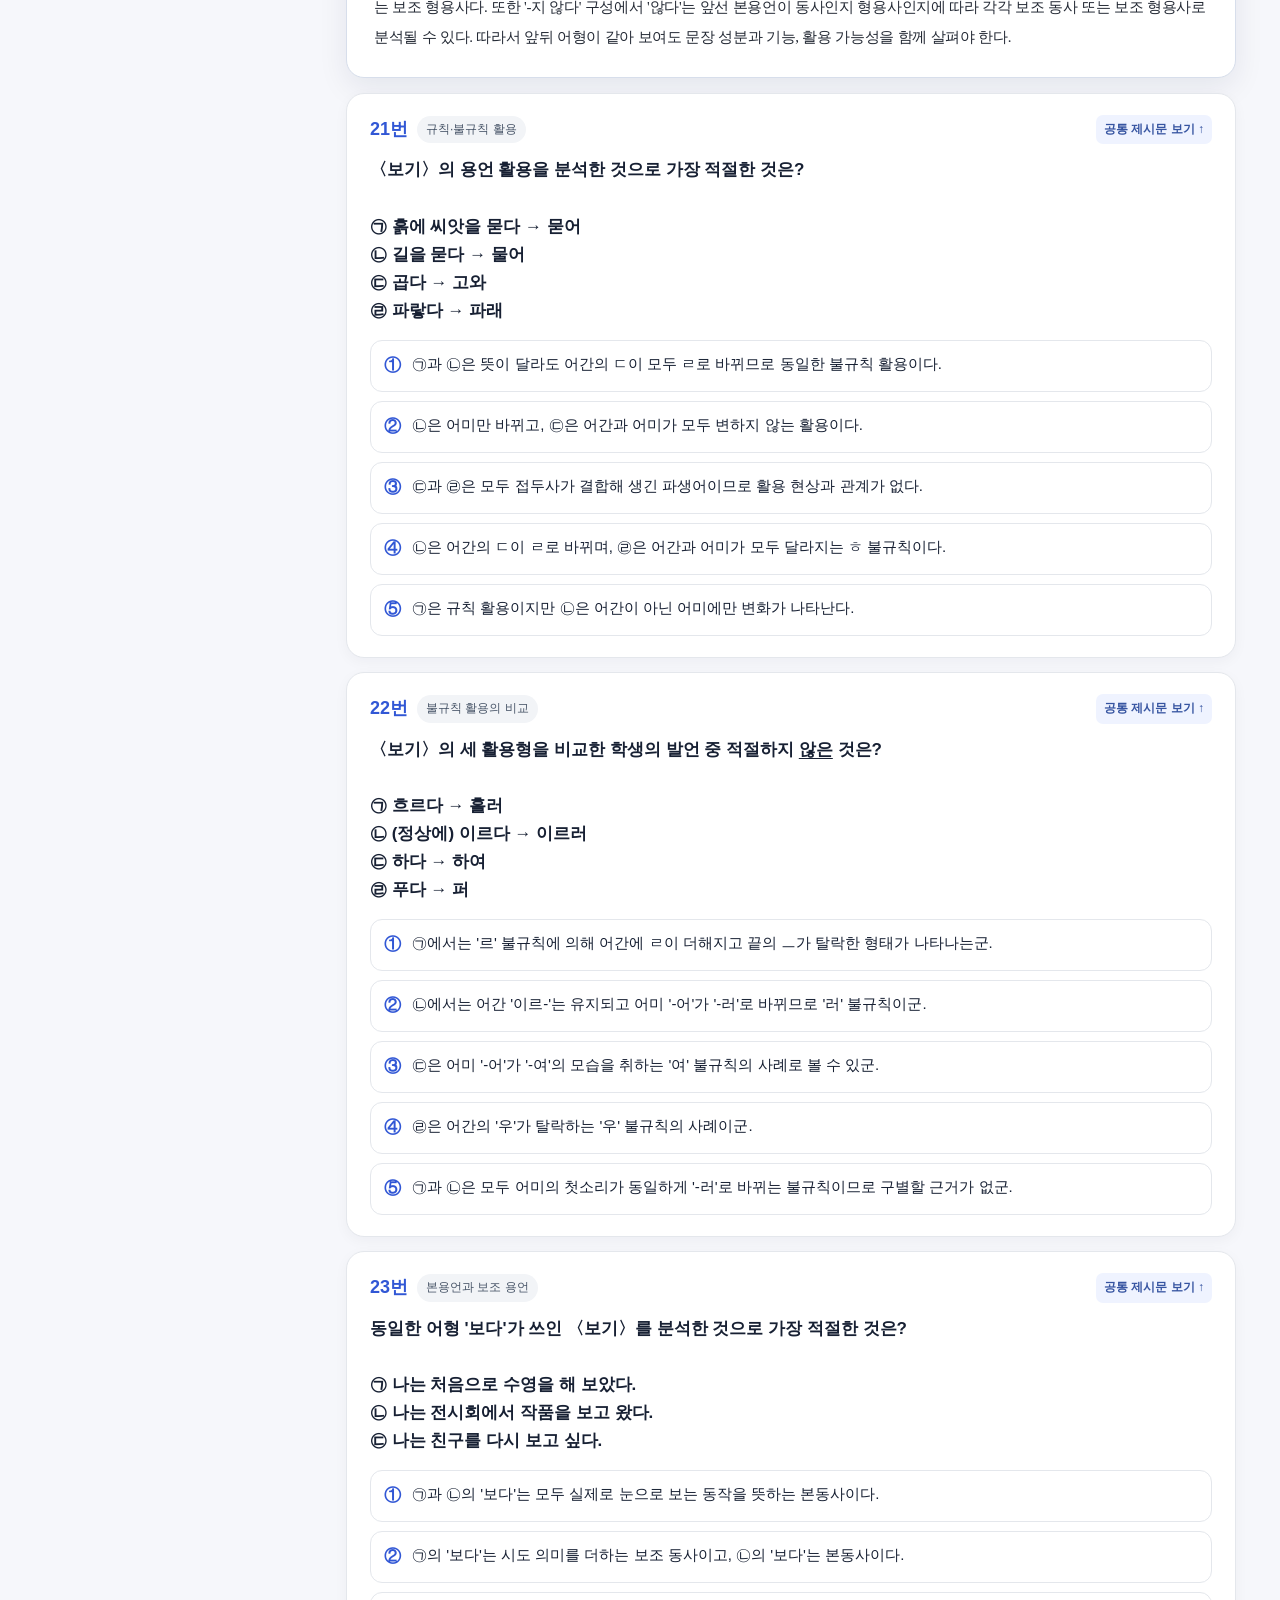
<file: mock1.html>
<!doctype html><html lang="ko"><head><meta charset="utf-8"><meta name="viewport" content="width=device-width,initial-scale=1"><title>과천외고 | 실전 모의고사 1회</title><link rel="stylesheet" href="quiz-ui.css?v=8"></head><body data-mode="mock"><div id="app"><main class="wrap"><div class="panel" style="padding:20px">문항을 불러오는 중입니다…</div></main></div><script src="config.js"></script><script src="mock1_hard_q1.js?v=3"></script><script src="mock1_hard_q2.js?v=3"></script><script src="mock1_hard_q3.js?v=2"></script><script src="quiz-core.js?v=11"></script></body></html>
</file>
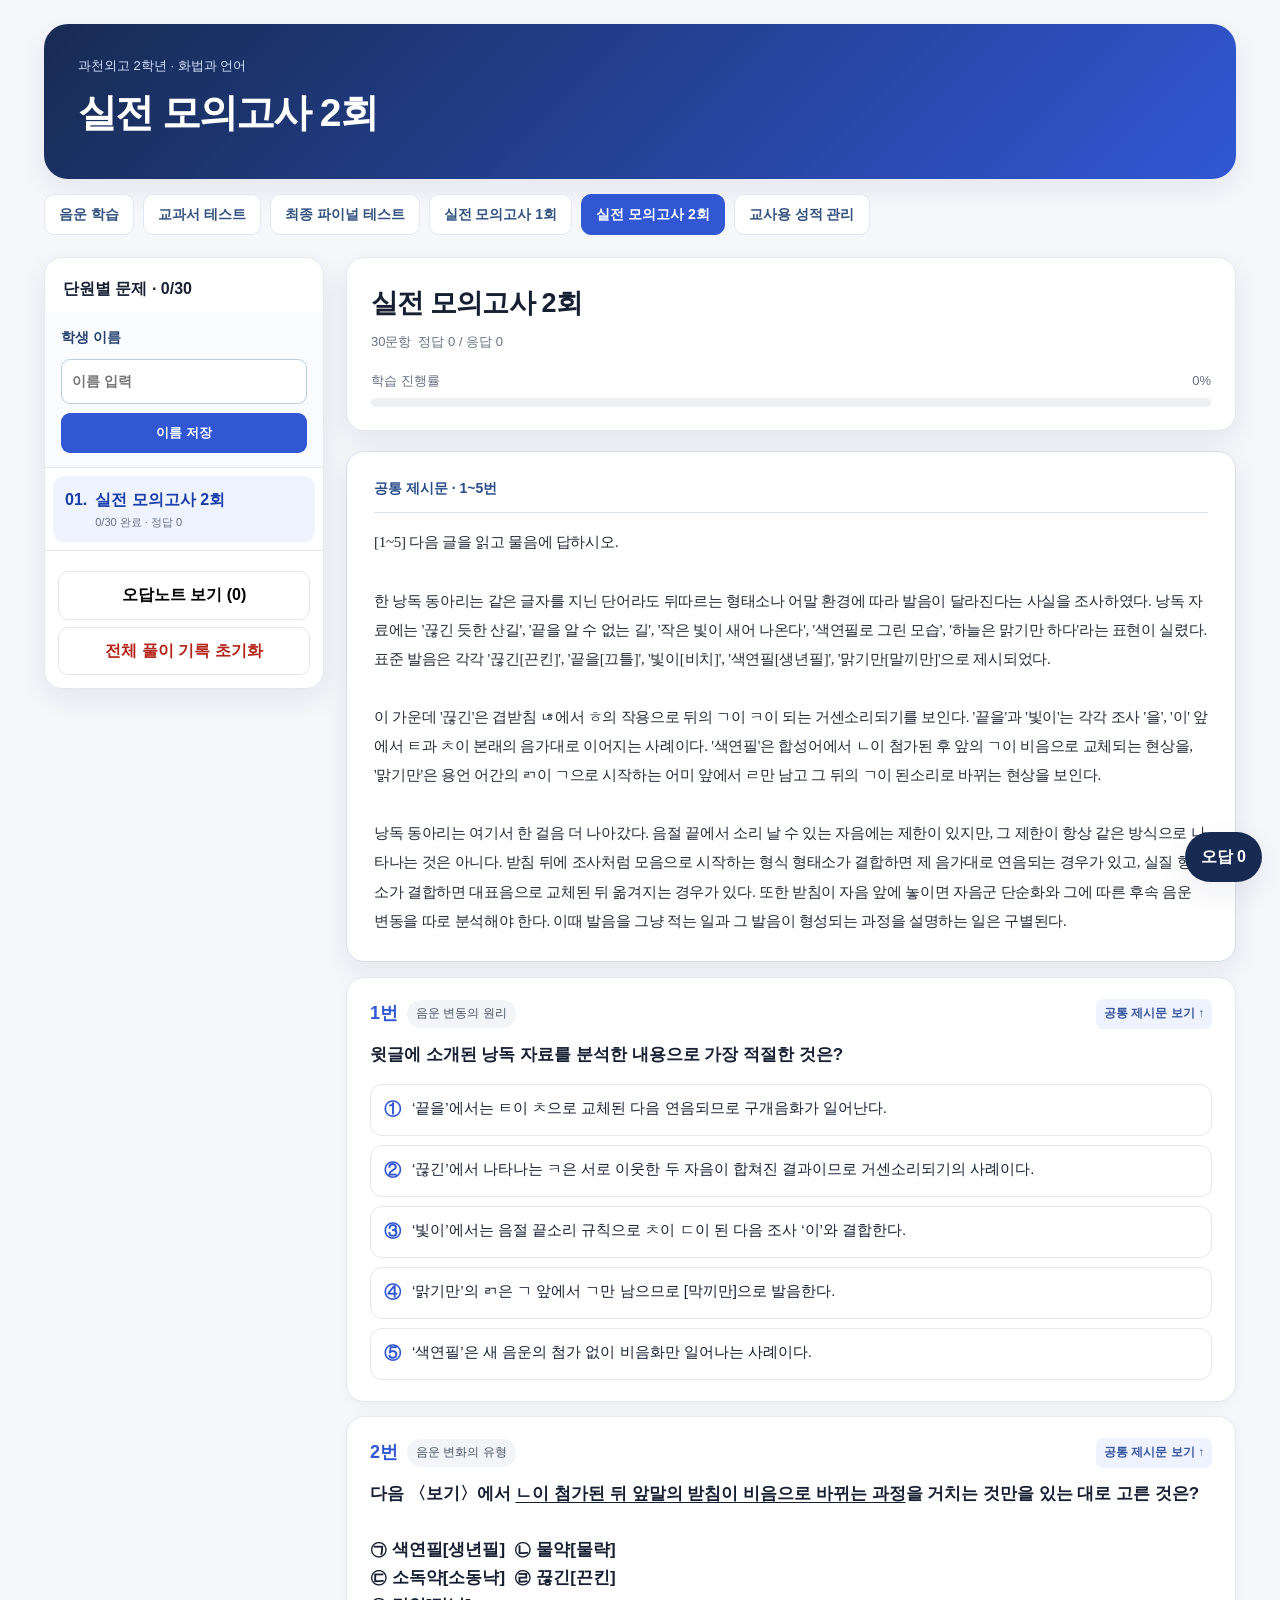
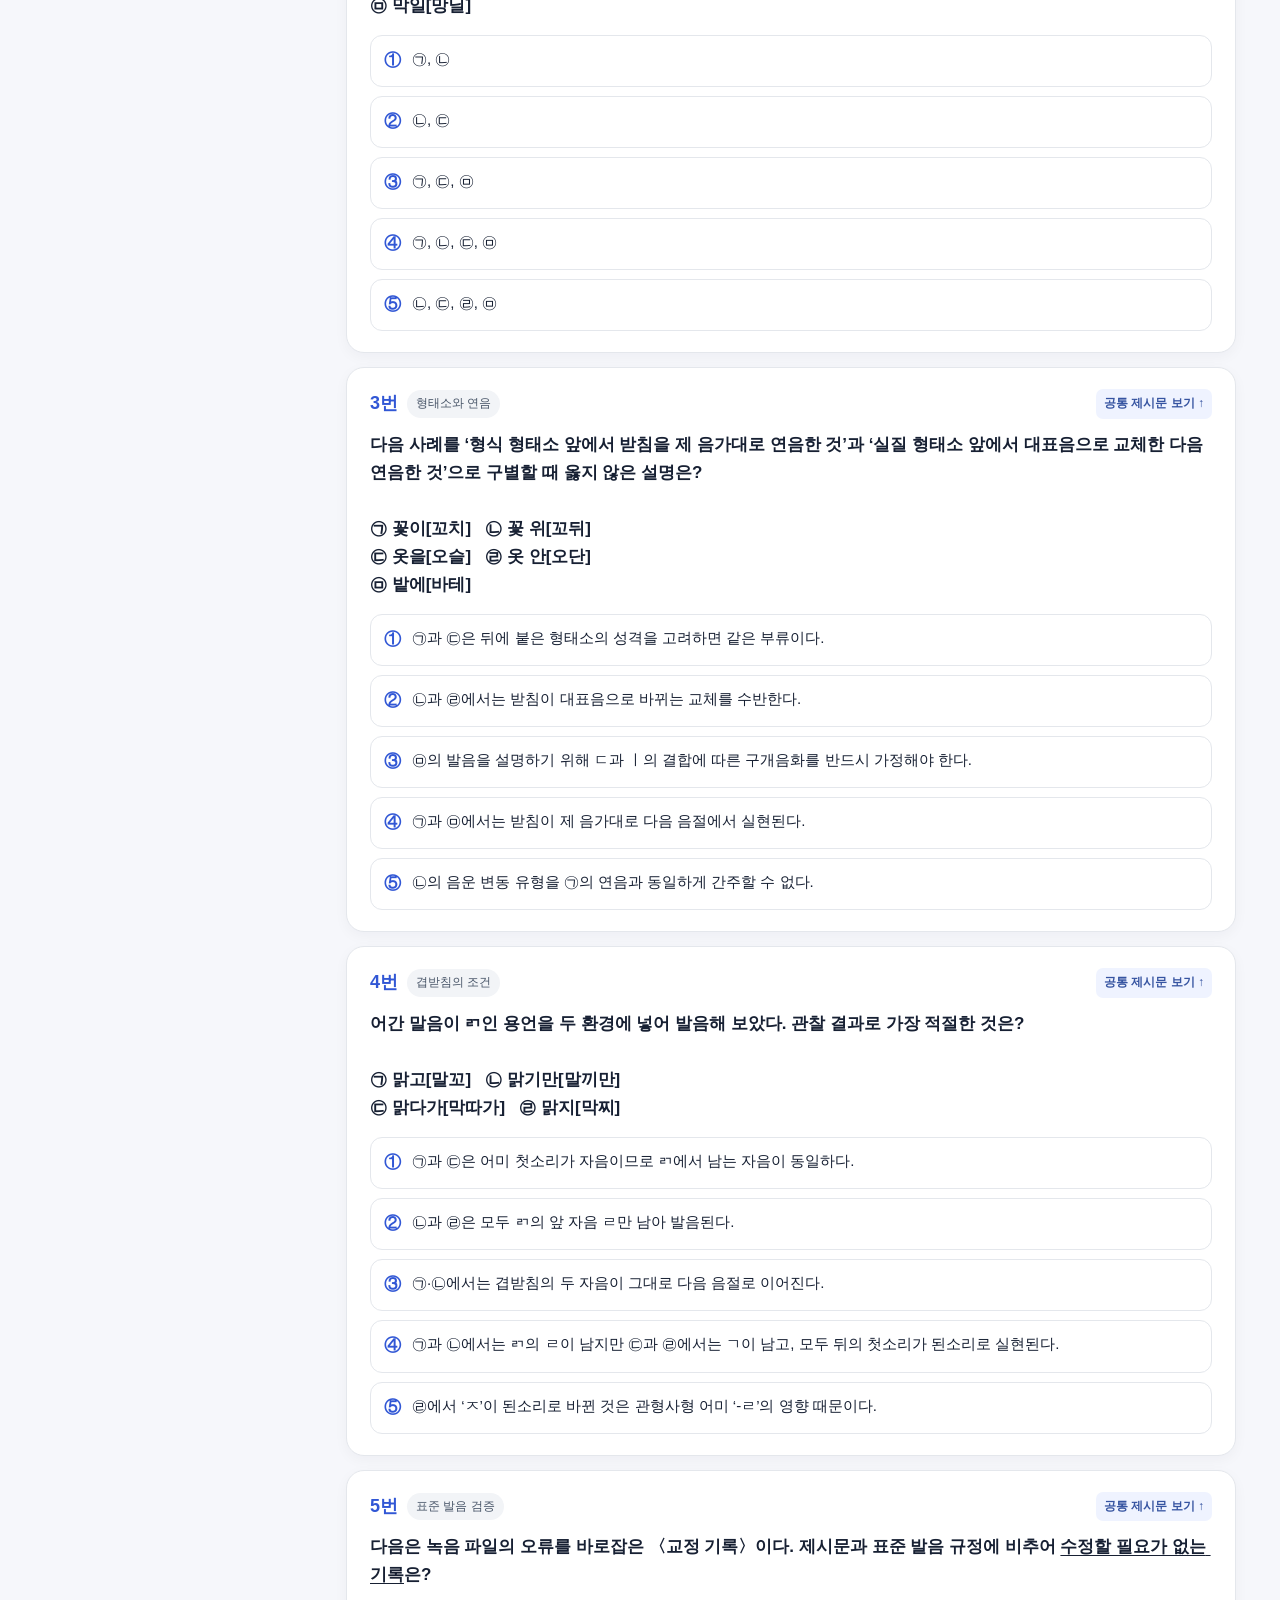
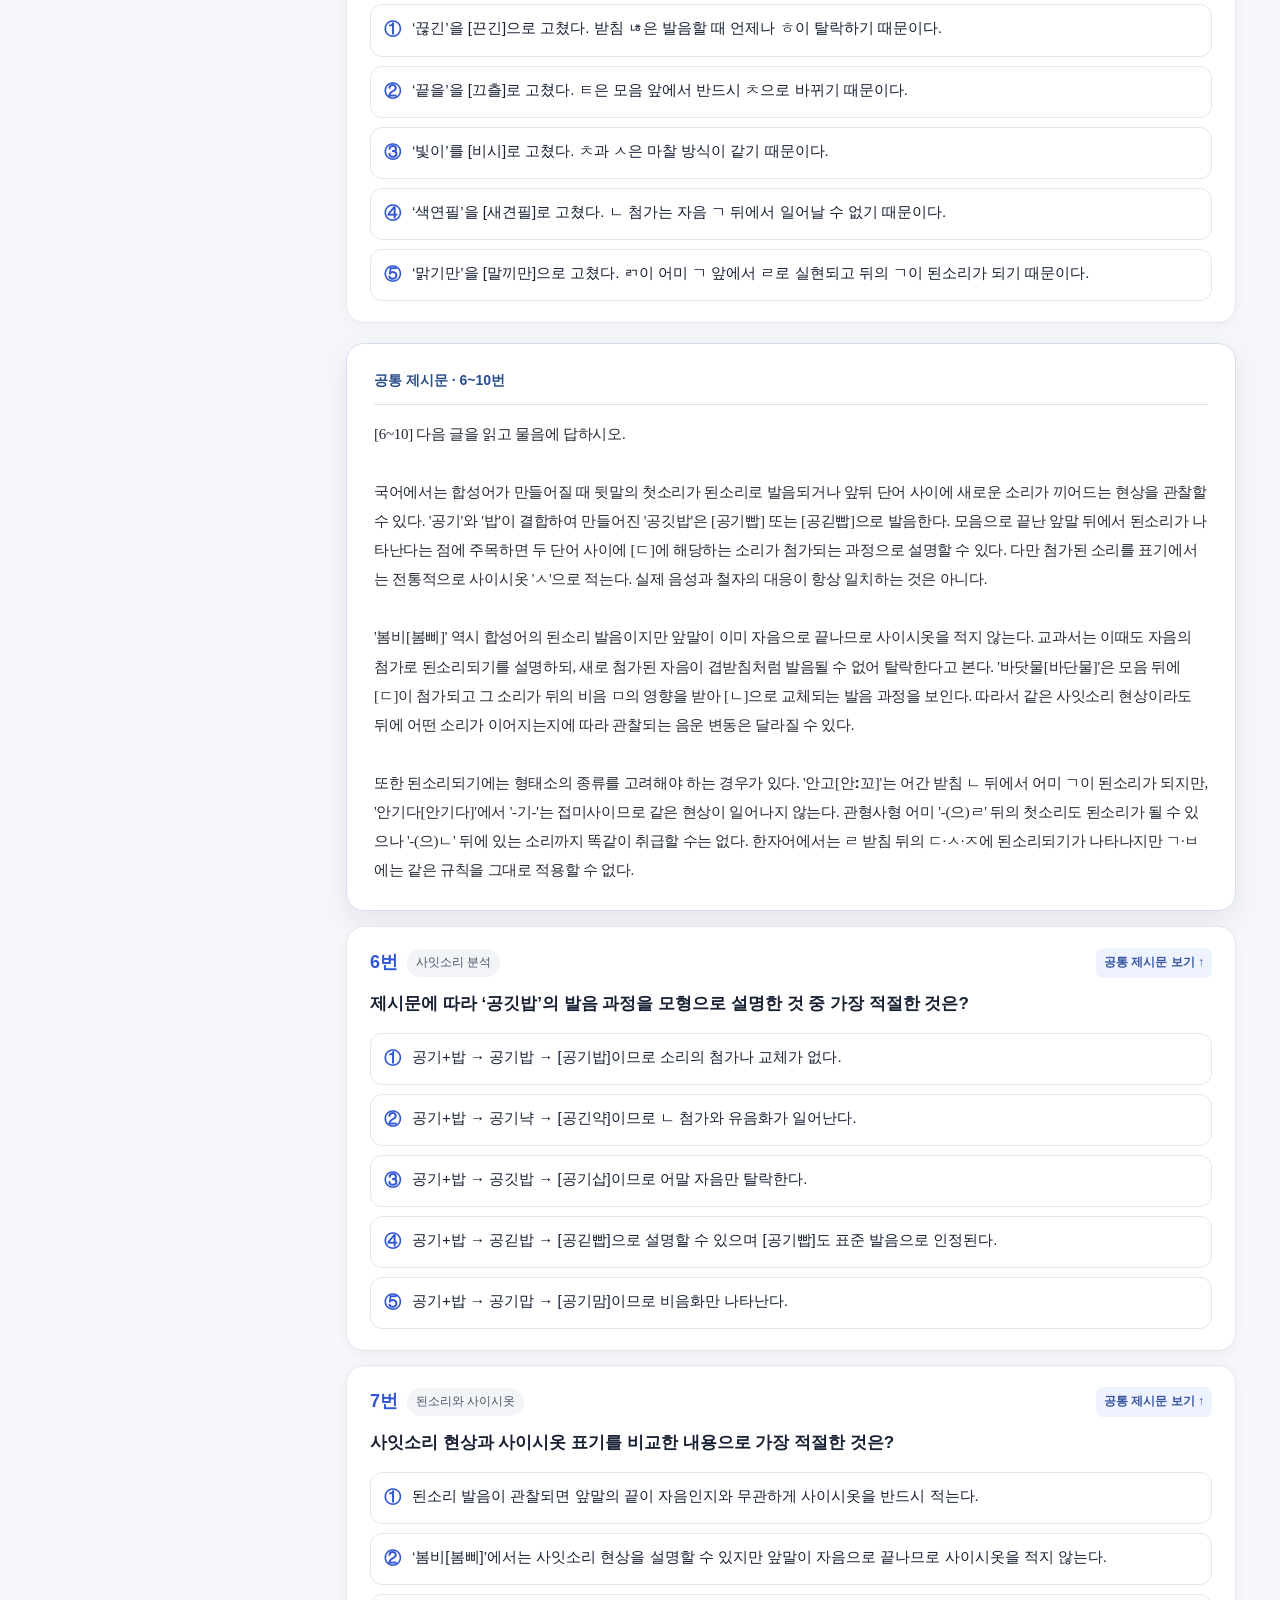
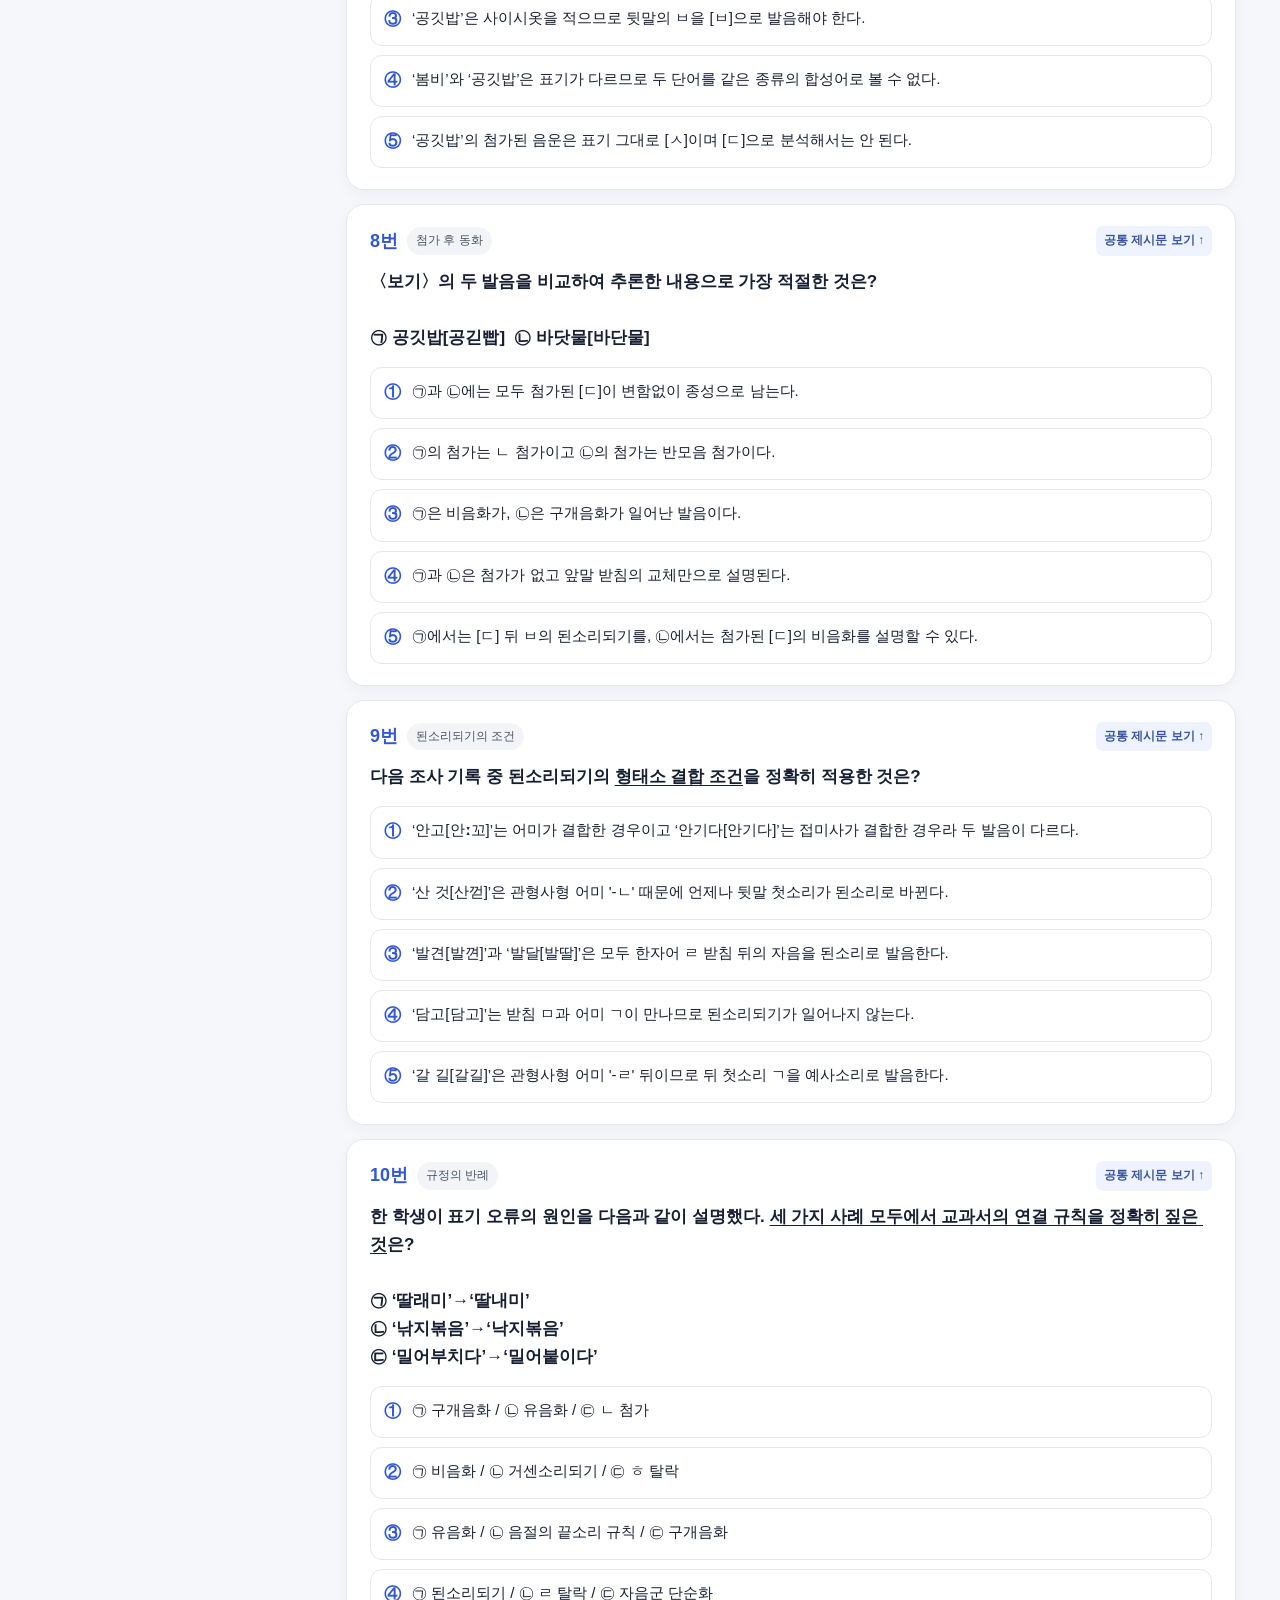
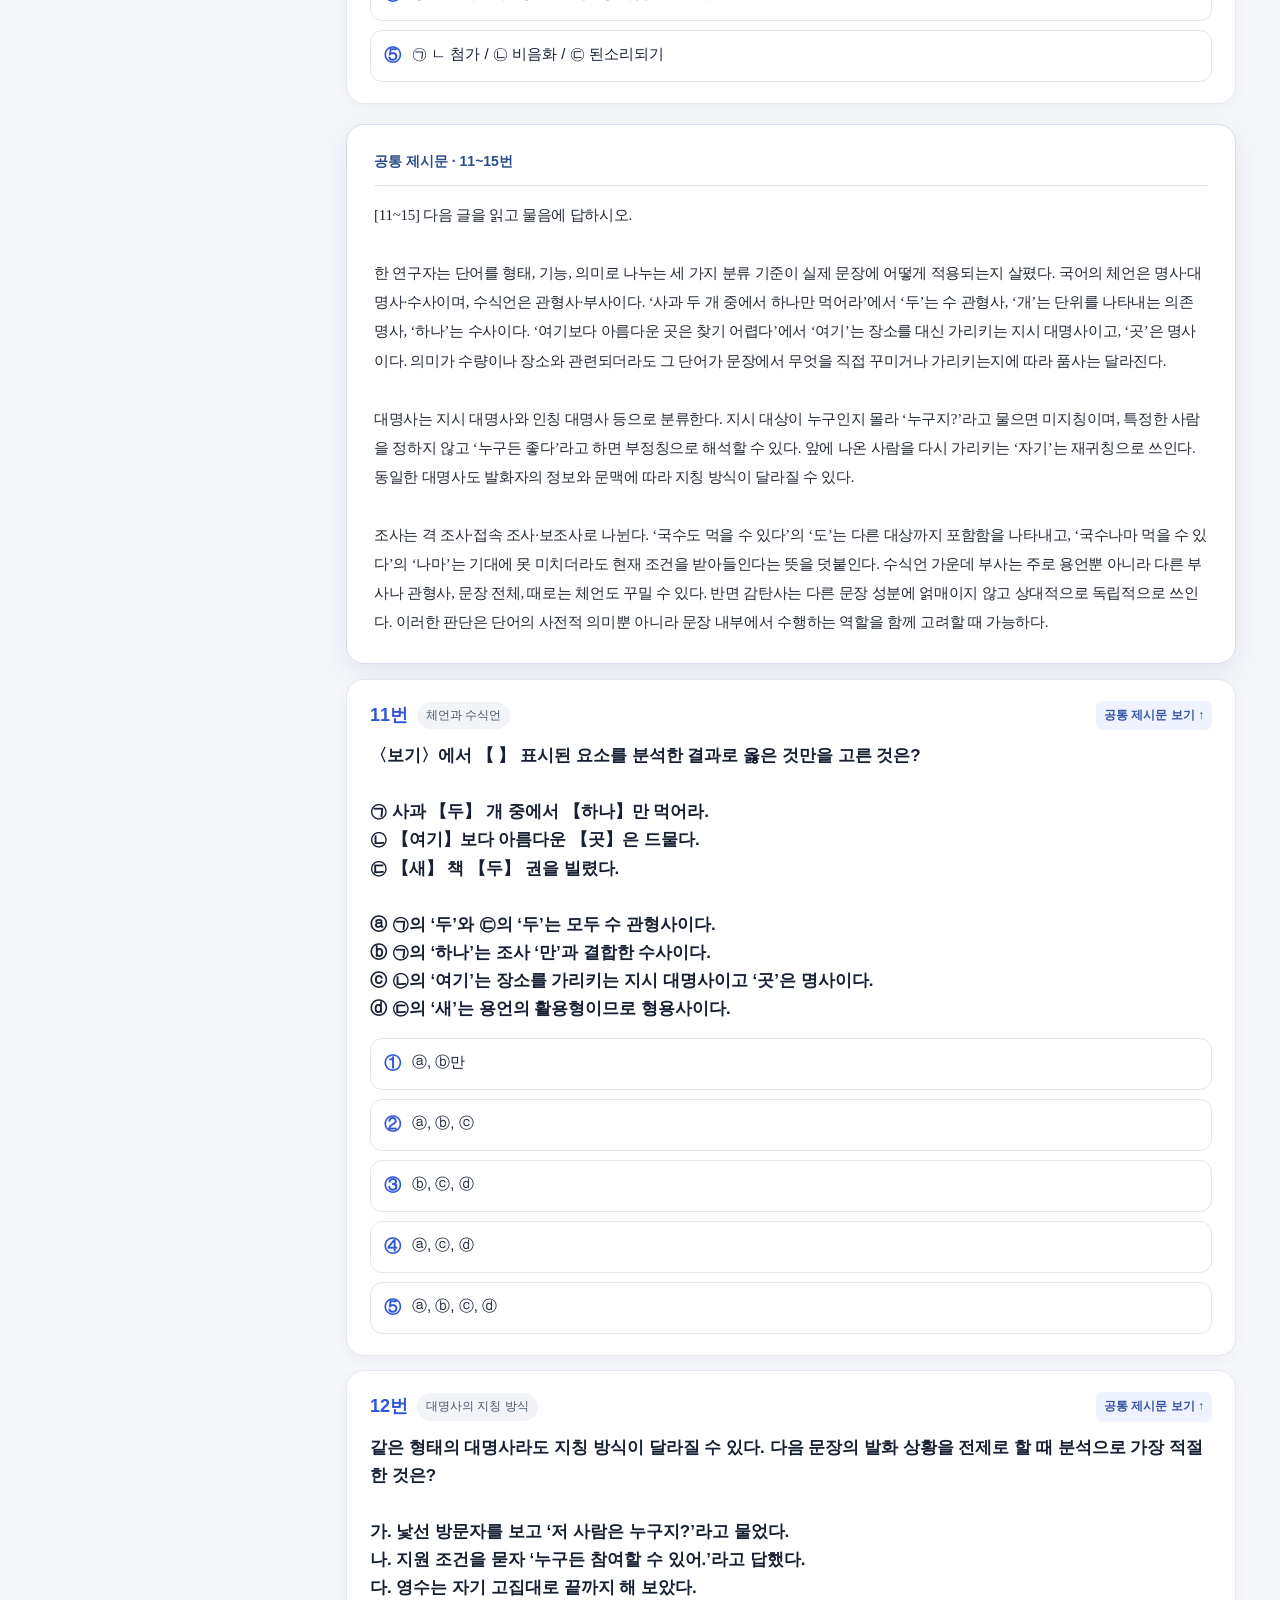
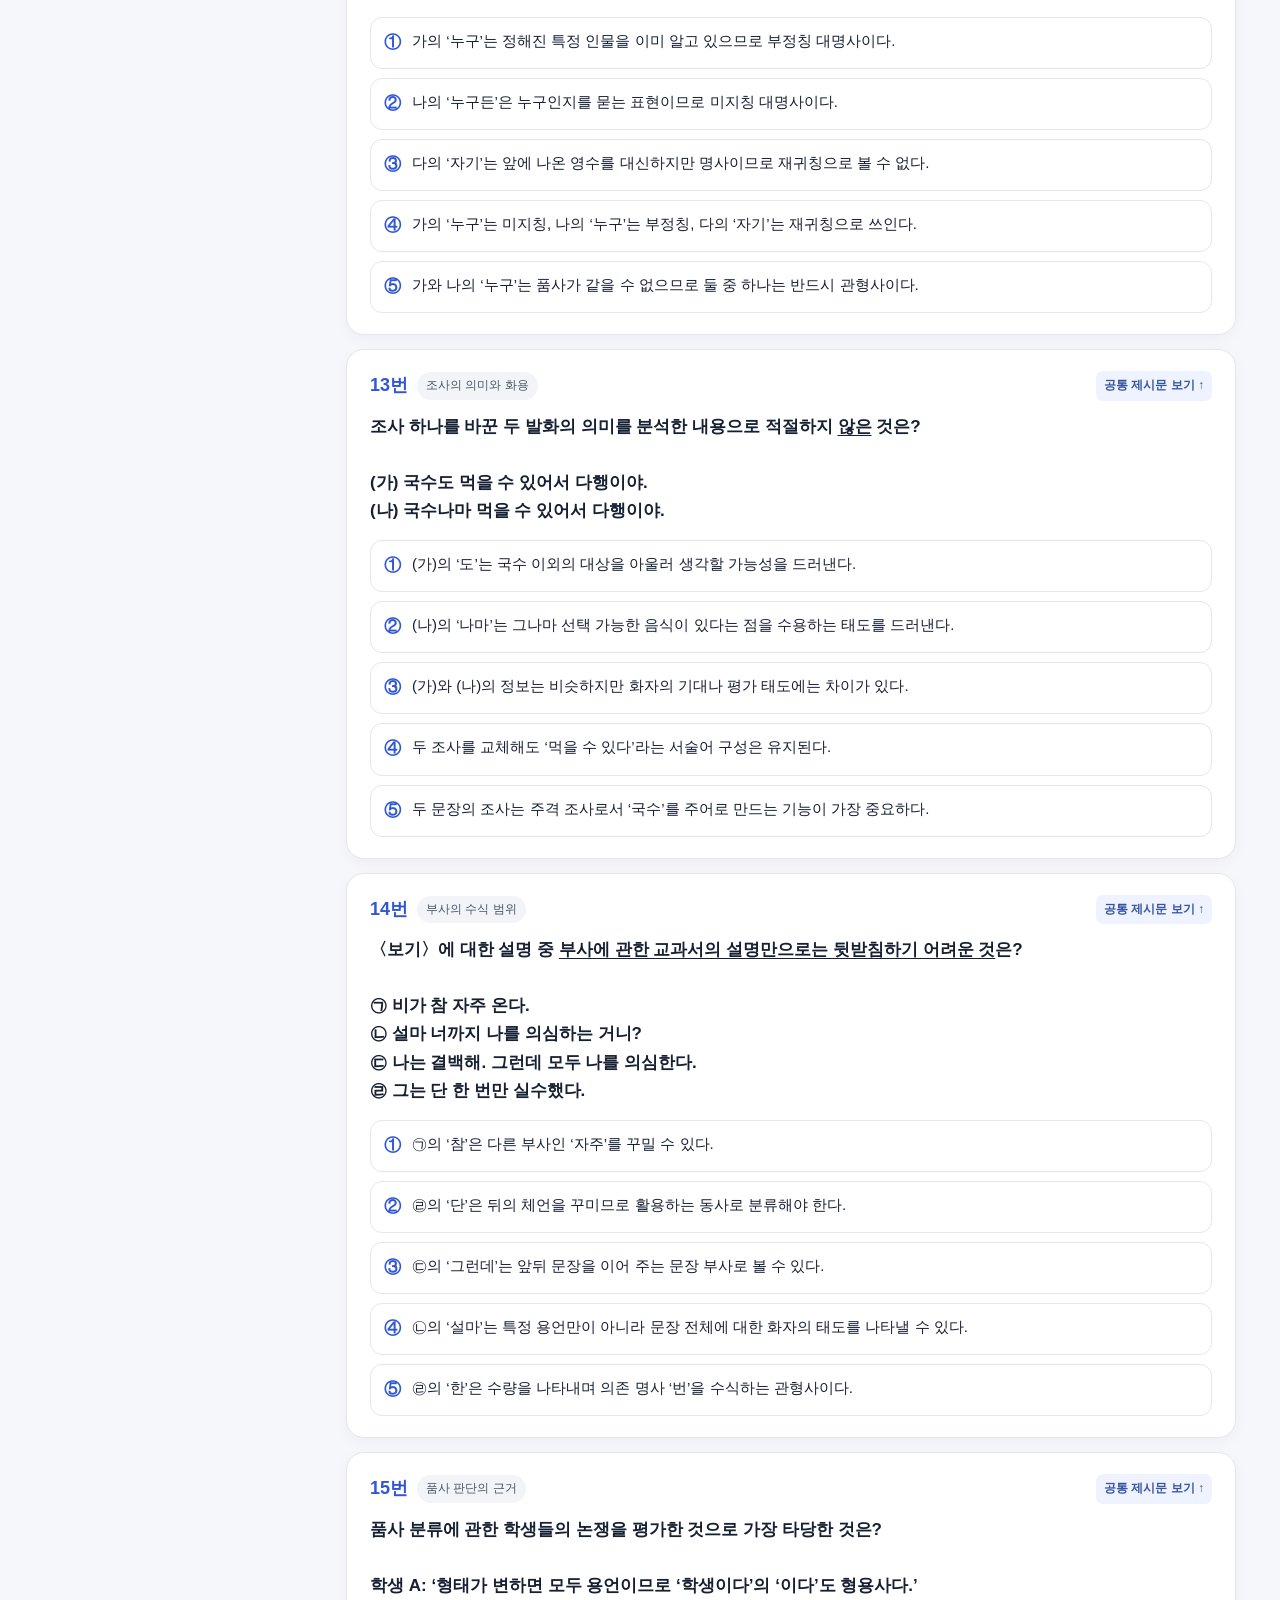
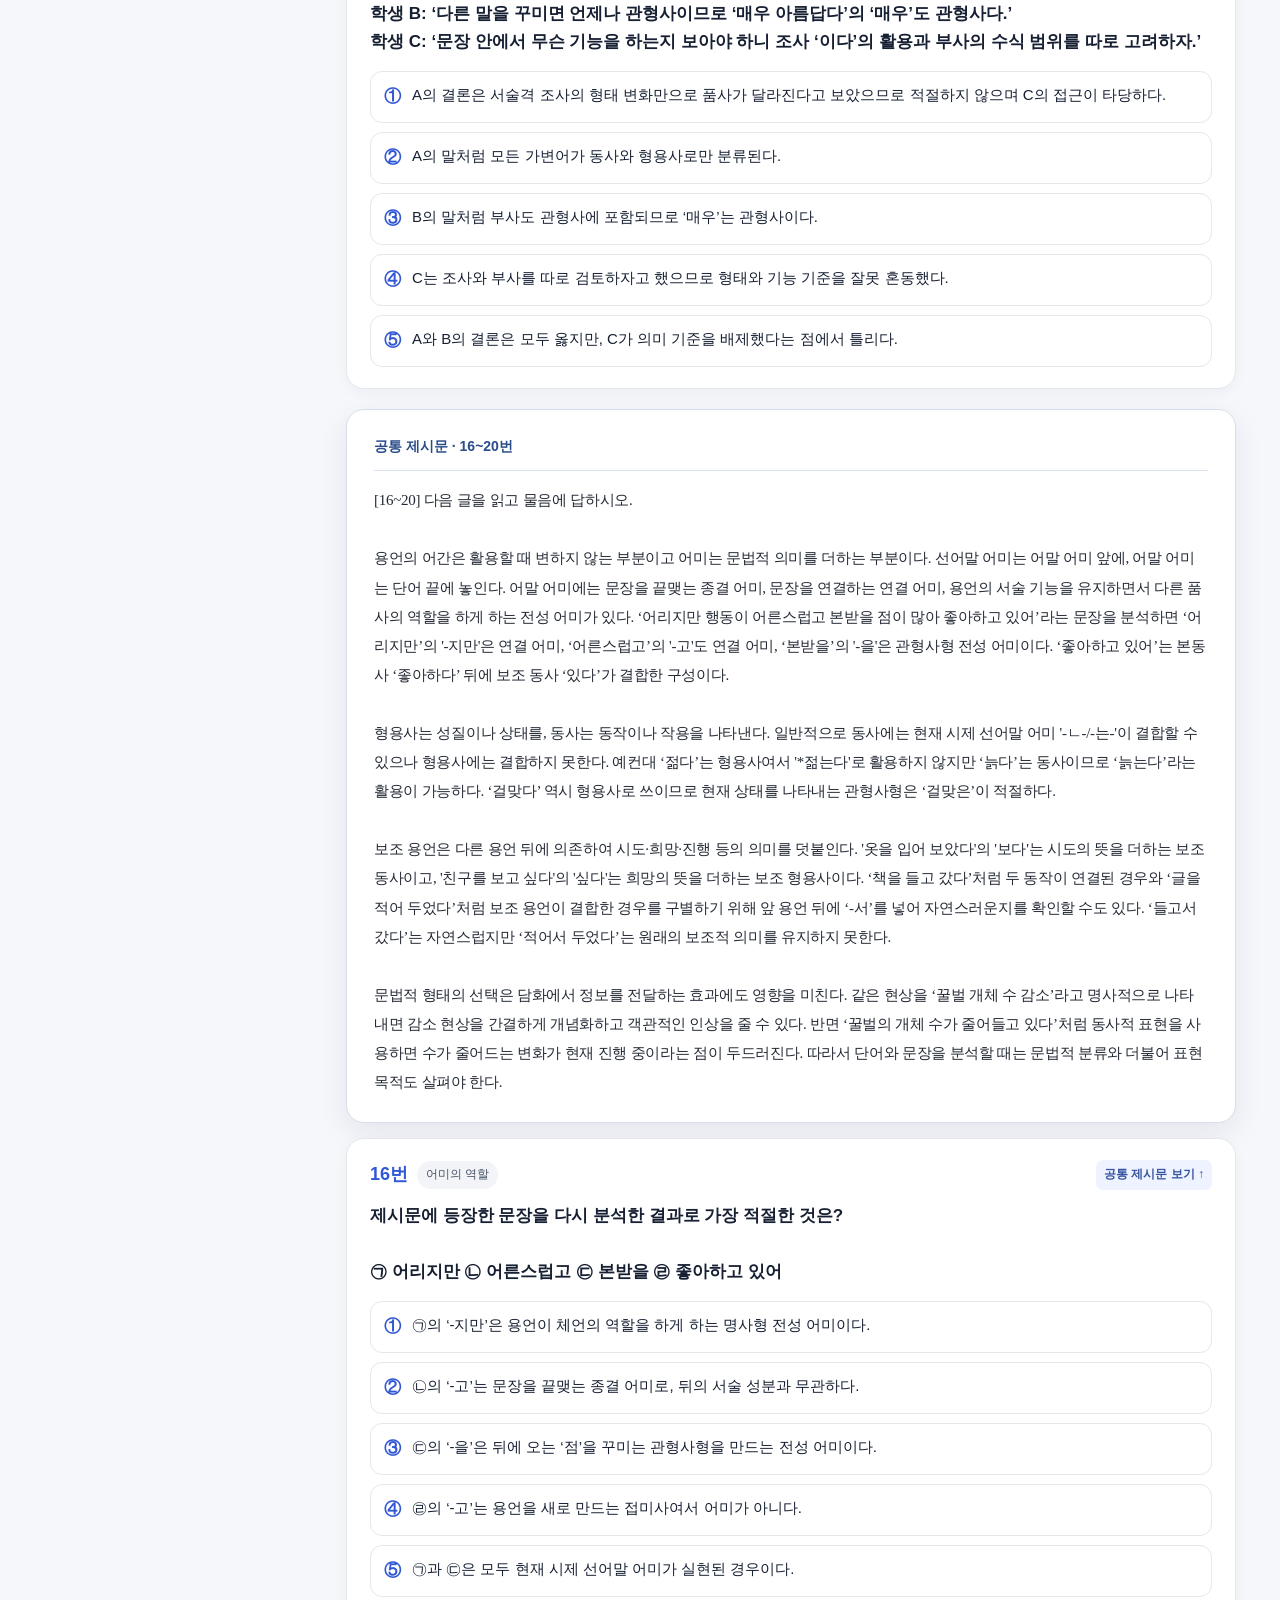
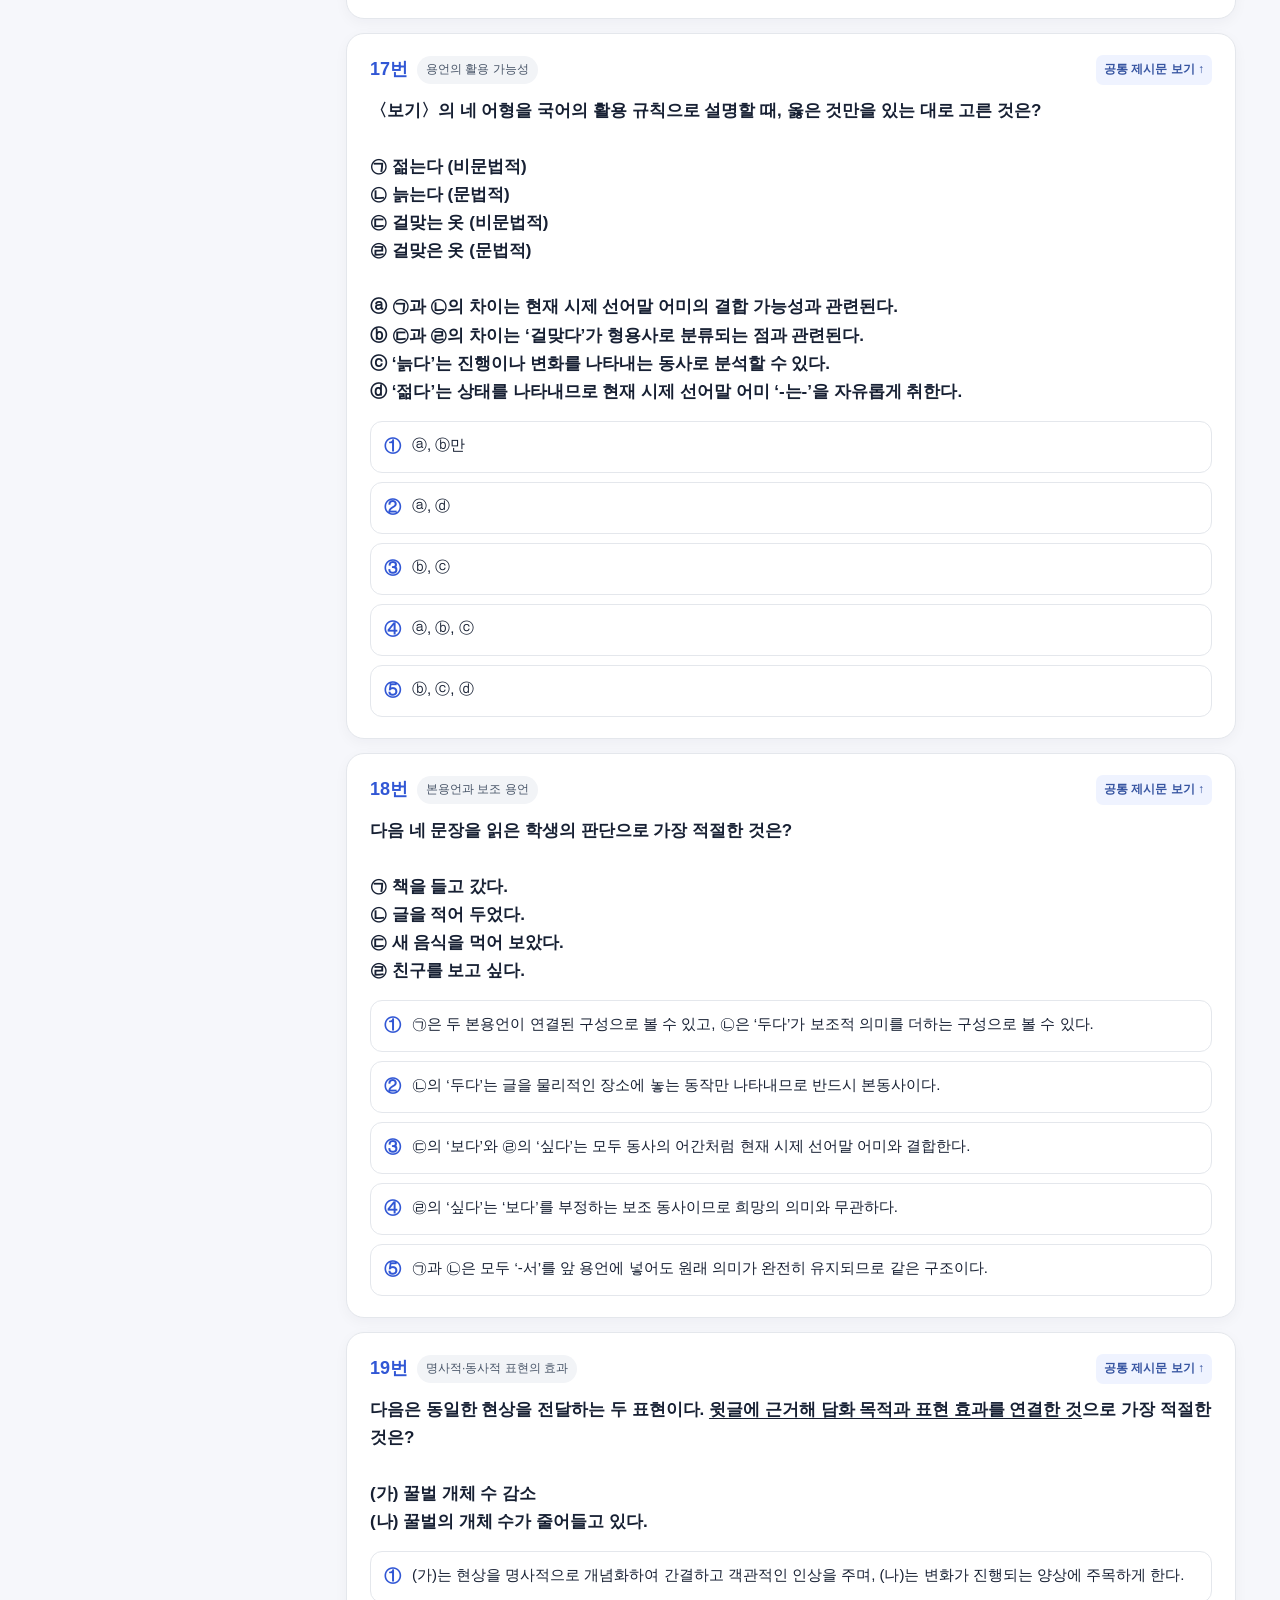
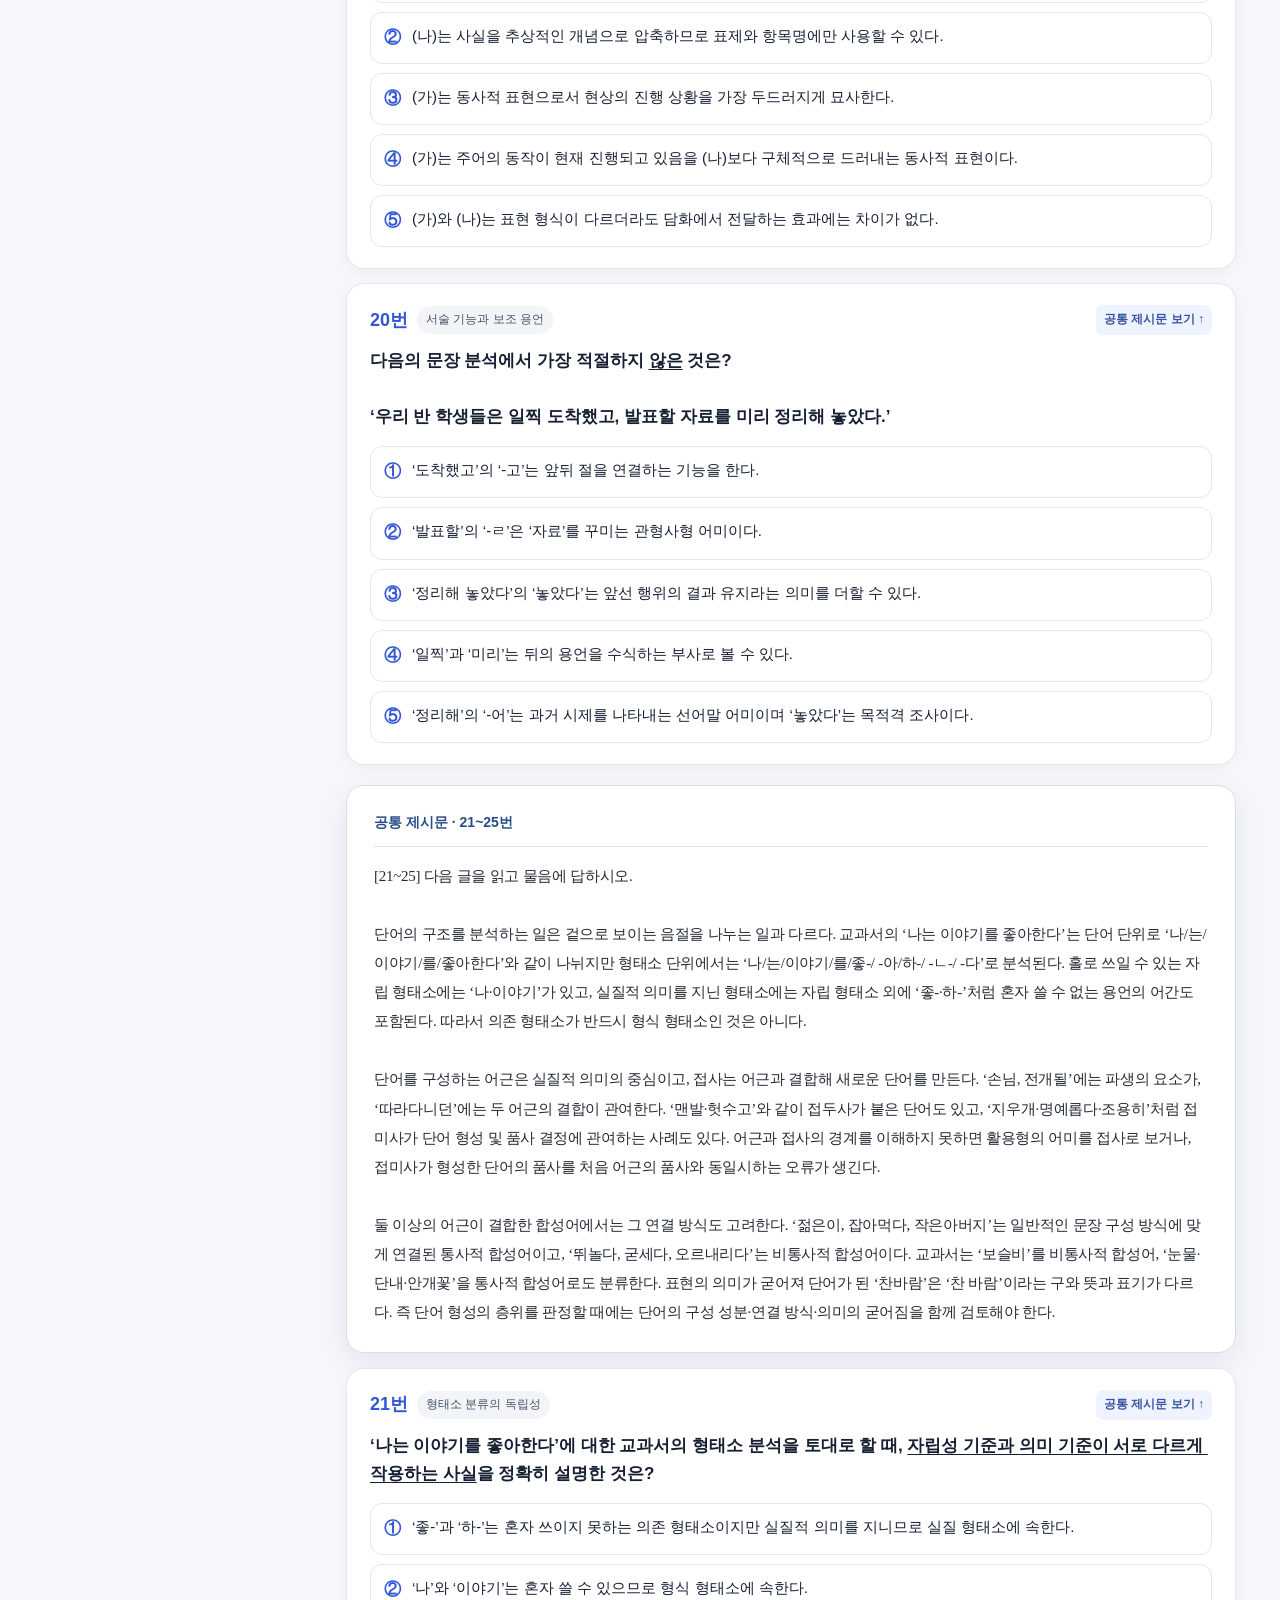
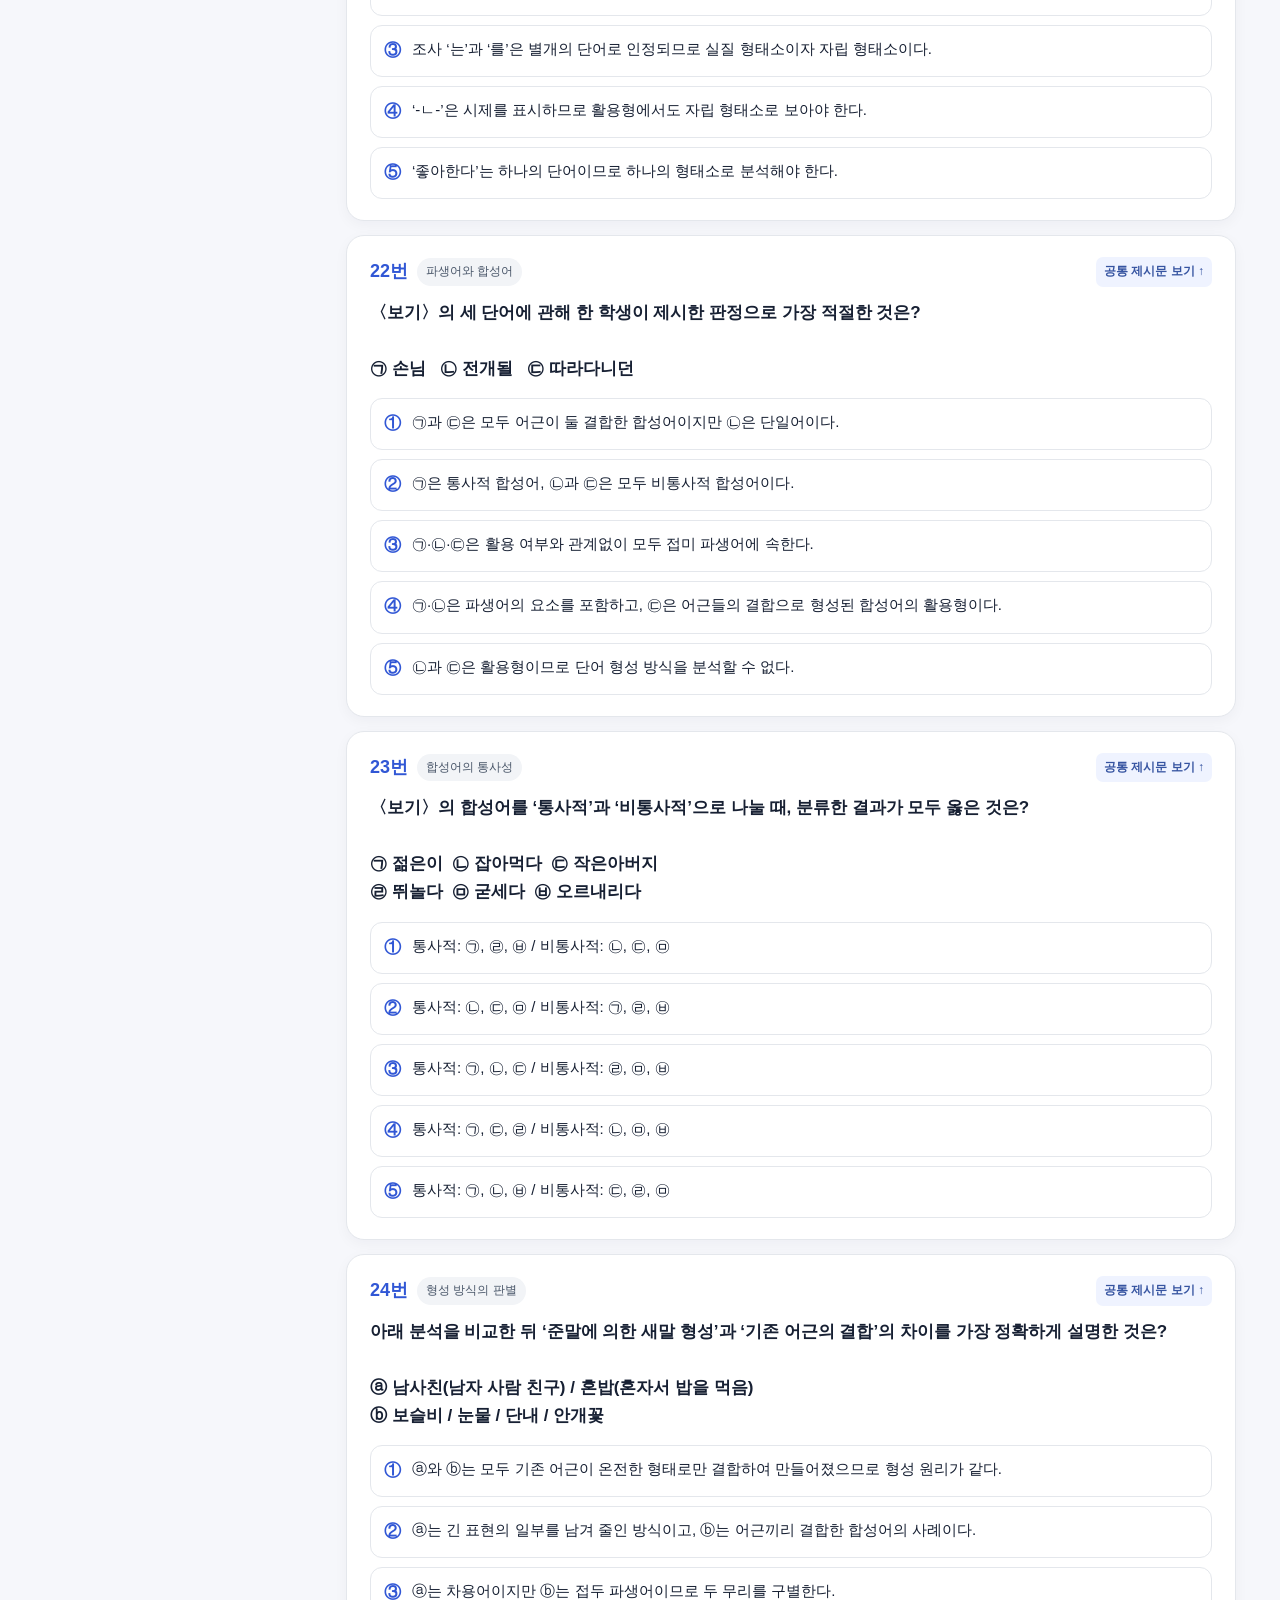
<file: mock2.html>
<!doctype html><html lang="ko"><head><meta charset="utf-8"><meta name="viewport" content="width=device-width,initial-scale=1"><title>과천외고 | 실전 모의고사 2회</title><link rel="stylesheet" href="quiz-ui.css?v=8"></head><body data-mode="mock2"><div id="app"><main class="wrap"><div class="panel" style="padding:20px">모의고사 문항을 불러오는 중입니다…</div></main></div><script src="config.js"></script><script src="mock2_q1.js?v=2"></script><script src="mock2_q2.js?v=3"></script><script src="mock2_q3.js?v=2"></script><script src="quiz-core.js?v=12"></script></body></html>
</file>
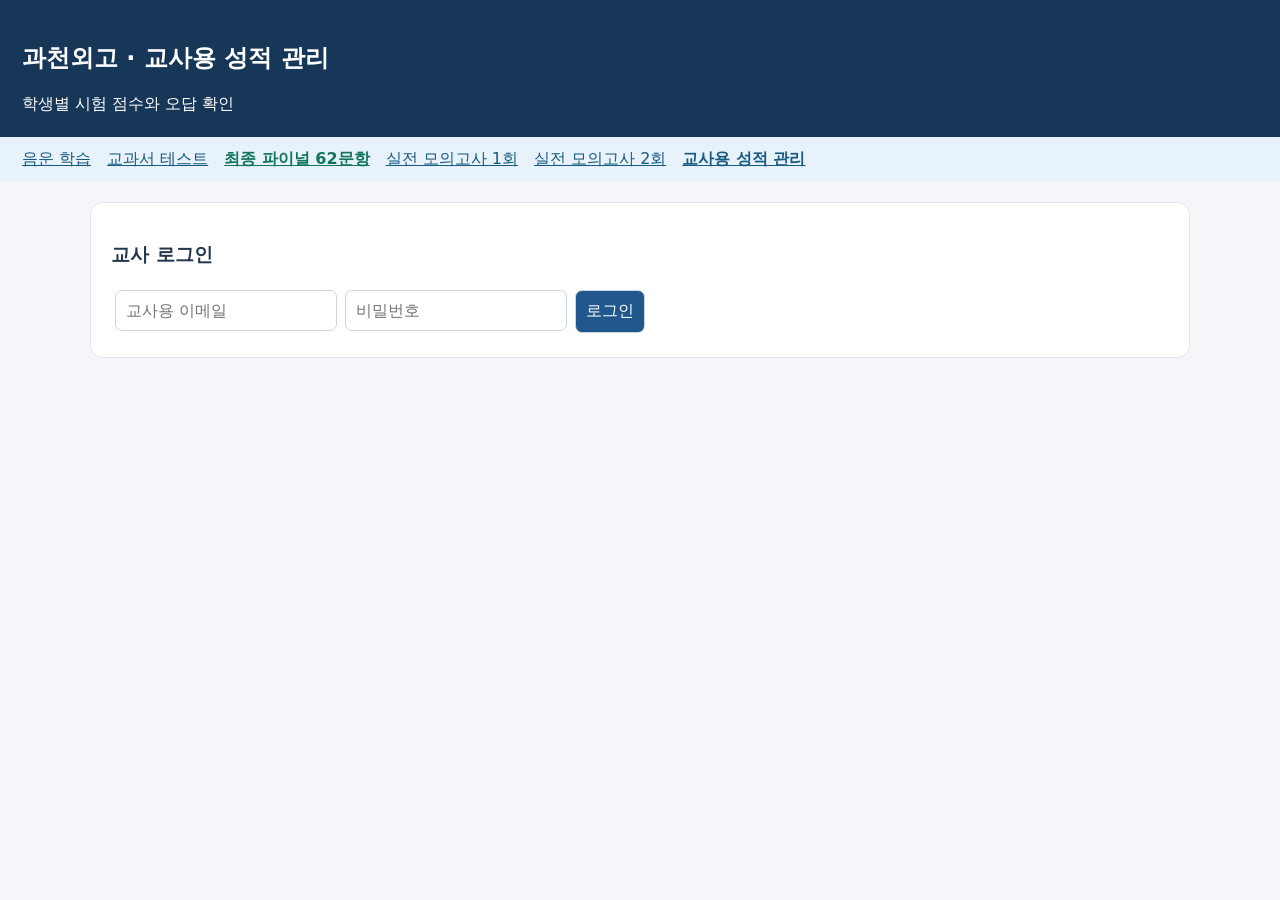
<file: teacher.html>
<!doctype html><html lang="ko"><head><meta charset="utf-8"><meta name="viewport" content="width=device-width,initial-scale=1"><title>과천외고 교사용 성적 관리</title><style>body{font-family:system-ui,'Malgun Gothic',sans-serif;background:#f4f6fa;color:#24364b;margin:0}header{background:#173759;color:white;padding:22px}main{max-width:1100px;margin:auto;padding:20px}.card{background:white;border:1px solid #dfe5ee;border-radius:12px;padding:20px;margin-bottom:16px}input,button,select{padding:10px;border-radius:7px;border:1px solid #cbd5e1;font:inherit;margin:4px}button{background:#20578d;color:white;cursor:pointer}table{width:100%;border-collapse:collapse}td,th{padding:10px;border-bottom:1px solid #e5e7eb;text-align:left}th{background:#edf3fa}.scroll{overflow:auto}.muted{color:#64748b}.bad{color:#ad3030}.hidden{display:none}details{padding:10px;border-bottom:1px solid #ddd}summary{cursor:pointer}#status{min-height:22px}</style></head><body><header><h2>과천외고 · 교사용 성적 관리</h2>학생별 시험 점수와 오답 확인</header><nav style="padding:12px 22px;background:#e8f2fa"><a href="index.html" style="margin-right:16px;color:#175b81">음운 학습</a><a href="textbook.html" style="margin-right:16px;color:#175b81">교과서 테스트</a><a href="final62.html" style="margin-right:16px;color:#137559;font-weight:750">최종 파이널 62문항</a><a href="mock1.html" style="margin-right:16px;color:#175b81">실전 모의고사 1회</a><a href="mock2.html" style="margin-right:16px;color:#175b81">실전 모의고사 2회</a><a href="teacher.html" style="color:#175b81;font-weight:750">교사용 성적 관리</a></nav><main><div class="card" id="loginBox"><h3>교사 로그인</h3><input id="email" type="email" placeholder="교사용 이메일"><input id="password" type="password" placeholder="비밀번호"><button id="login">로그인</button></div><div class="card hidden" id="dashboard"><button id="logout">로그아웃</button><button id="reload">성적 새로고침</button><button id="csv">전체 성적 CSV 저장</button><div><label>학생 검색 <input id="filter" placeholder="학생 이름"></label><label>시험 자료 <select id="source"><option value="">전체</option></select></label><label>시험 단원 <select id="topic"><option value="">전체</option></select></label></div><p id="summary"></p><div class="scroll"><table><thead><tr><th>응시 시각</th><th>학생</th><th>자료</th><th>단원</th><th>점수</th><th>정답/전체</th><th>오답</th></tr></thead><tbody id="rows"></tbody></table></div><h3>선택한 학생의 오답 상세</h3><div id="detail" class="muted">표의 오답 버튼을 누르세요.</div></div><p id="status" role="status"></p></main><script src="config.js"></script><script>
const $=id=>document.getElementById(id),cfg=window.EXAM_CONFIG||{};let token='',records=[];const esc=s=>String(s??'').replace(/[&<>"']/g,c=>({'&':'&amp;','<':'&lt;','>':'&gt;','"':'&quot;',"'":'&#39;'}[c]));function status(s){$('status').textContent=s}function ready(){if(!cfg.supabaseUrl||!cfg.supabaseAnonKey){status('연동 전입니다. config.js에 Supabase 프로젝트 URL과 anon key를 입력하고 setup.sql의 교사 조회 정책을 적용하세요.');$('login').disabled=true}}async function api(path,opts={}){const r=await fetch(cfg.supabaseUrl.replace(/\/$/,'')+path,{...opts,headers:{apikey:cfg.supabaseAnonKey,Authorization:'Bearer '+(token||cfg.supabaseAnonKey),'Content-Type':'application/json',...(opts.headers||{})}});if(!r.ok)throw Error('서버 응답 '+r.status+': '+(await r.text()).slice(0,180));return r.status===204?null:r.json()}$('login').onclick=async()=>{try{status('로그인 중…');let v=await api('/auth/v1/token?grant_type=password',{method:'POST',body:JSON.stringify({email:$('email').value,password:$('password').value})});token=v.access_token;$('password').value='';$('loginBox').classList.add('hidden');$('dashboard').classList.remove('hidden');await load()}catch(e){status('로그인 실패: '+e.message)}};$('logout').onclick=()=>{token='';records=[];$('dashboard').classList.add('hidden');$('loginBox').classList.remove('hidden');status('로그아웃했습니다.')};async function load(){try{status('성적 불러오는 중…');records=await api('/rest/v1/exam_results?select=*&order=submitted_at.desc&limit=1000');$('source').innerHTML='<option value="">전체</option>'+[...new Set(records.map(x=>x.exam_source||'음운 수업자료'))].map(x=>`<option>${esc(x)}</option>`).join('');$('topic').innerHTML='<option value="">전체</option>'+[...new Set(records.map(x=>x.topic))].map(x=>`<option>${esc(x)}</option>`).join('');render();status('최근 최대 1,000건을 불러왔습니다.')}catch(e){status('조회 실패: '+e.message)}}function filtered(){let q=$('filter').value.trim().toLowerCase(),t=$('topic').value,src=$('source').value;return records.filter(x=>(!src||(x.exam_source||'음운 수업자료')===src)&&(!t||x.topic===t)&&(!q||String(x.student_name||'').toLowerCase().includes(q)))}function render(){let arr=filtered();$('summary').textContent=`응시 ${arr.length}건 · 평균 ${arr.length?(arr.reduce((a,x)=>a+x.score,0)/arr.length).toFixed(1):'-'}점 · 전체 오답 ${arr.reduce((a,x)=>a+x.answers.filter(y=>!y.is_correct).length,0)}개`;$('rows').innerHTML=arr.map(x=>`<tr><td>${esc(new Date(x.submitted_at).toLocaleString('ko-KR'))}</td><td>${esc(x.student_name)}</td><td>${esc(x.exam_source||'음운 수업자료')}</td><td>${esc(x.topic)}</td><td><b>${x.score}</b></td><td>${x.correct_count}/${x.total_count}</td><td><button data-id="${esc(x.id)}">${x.answers.filter(y=>!y.is_correct).length}개 보기</button></td></tr>`).join('');$('rows').querySelectorAll('button').forEach(b=>b.onclick=()=>detail(b.dataset.id))}function detail(id){let x=records.find(z=>z.id===id);if(!x)return;let wrong=x.answers.filter(y=>!y.is_correct);$('detail').innerHTML=`<p><b>${esc(x.student_name)}</b> | ${x.score}점 | ${esc(x.topic)}</p>`+(wrong.length?wrong.map(y=>`<details><summary class="bad">${y.number}번 · ${esc(y.topic)} · ${esc(y.stem)}</summary><p>학생 답: ${esc(y.chosen??'미응답')}</p><p>정답: <b>${esc(y.correct_answer)}</b></p><p>${esc(y.explanation)}</p></details>`).join(''):'오답이 없습니다.')};$('filter').oninput=render;$('topic').onchange=render;$('source').onchange=render;$('reload').onclick=load;$('csv').onclick=()=>{let arr=filtered(),csv='응시시각,학생,자료,단원,점수,정답수,전체문항,오답수\n'+arr.map(x=>[x.submitted_at,x.student_name,x.exam_source||'음운 수업자료',x.topic,x.score,x.correct_count,x.total_count,x.answers.filter(y=>!y.is_correct).length].map(z=>'"'+String(z).replaceAll('"','""')+'"').join(',')).join('\n');let a=document.createElement('a');a.href=URL.createObjectURL(new Blob(['\ufeff'+csv],{type:'text/csv;charset=utf-8'}));a.download='과천외고_학생별_성적.csv';a.click();setTimeout(()=>URL.revokeObjectURL(a.href),1000)};ready();
</script></body></html>
</file>
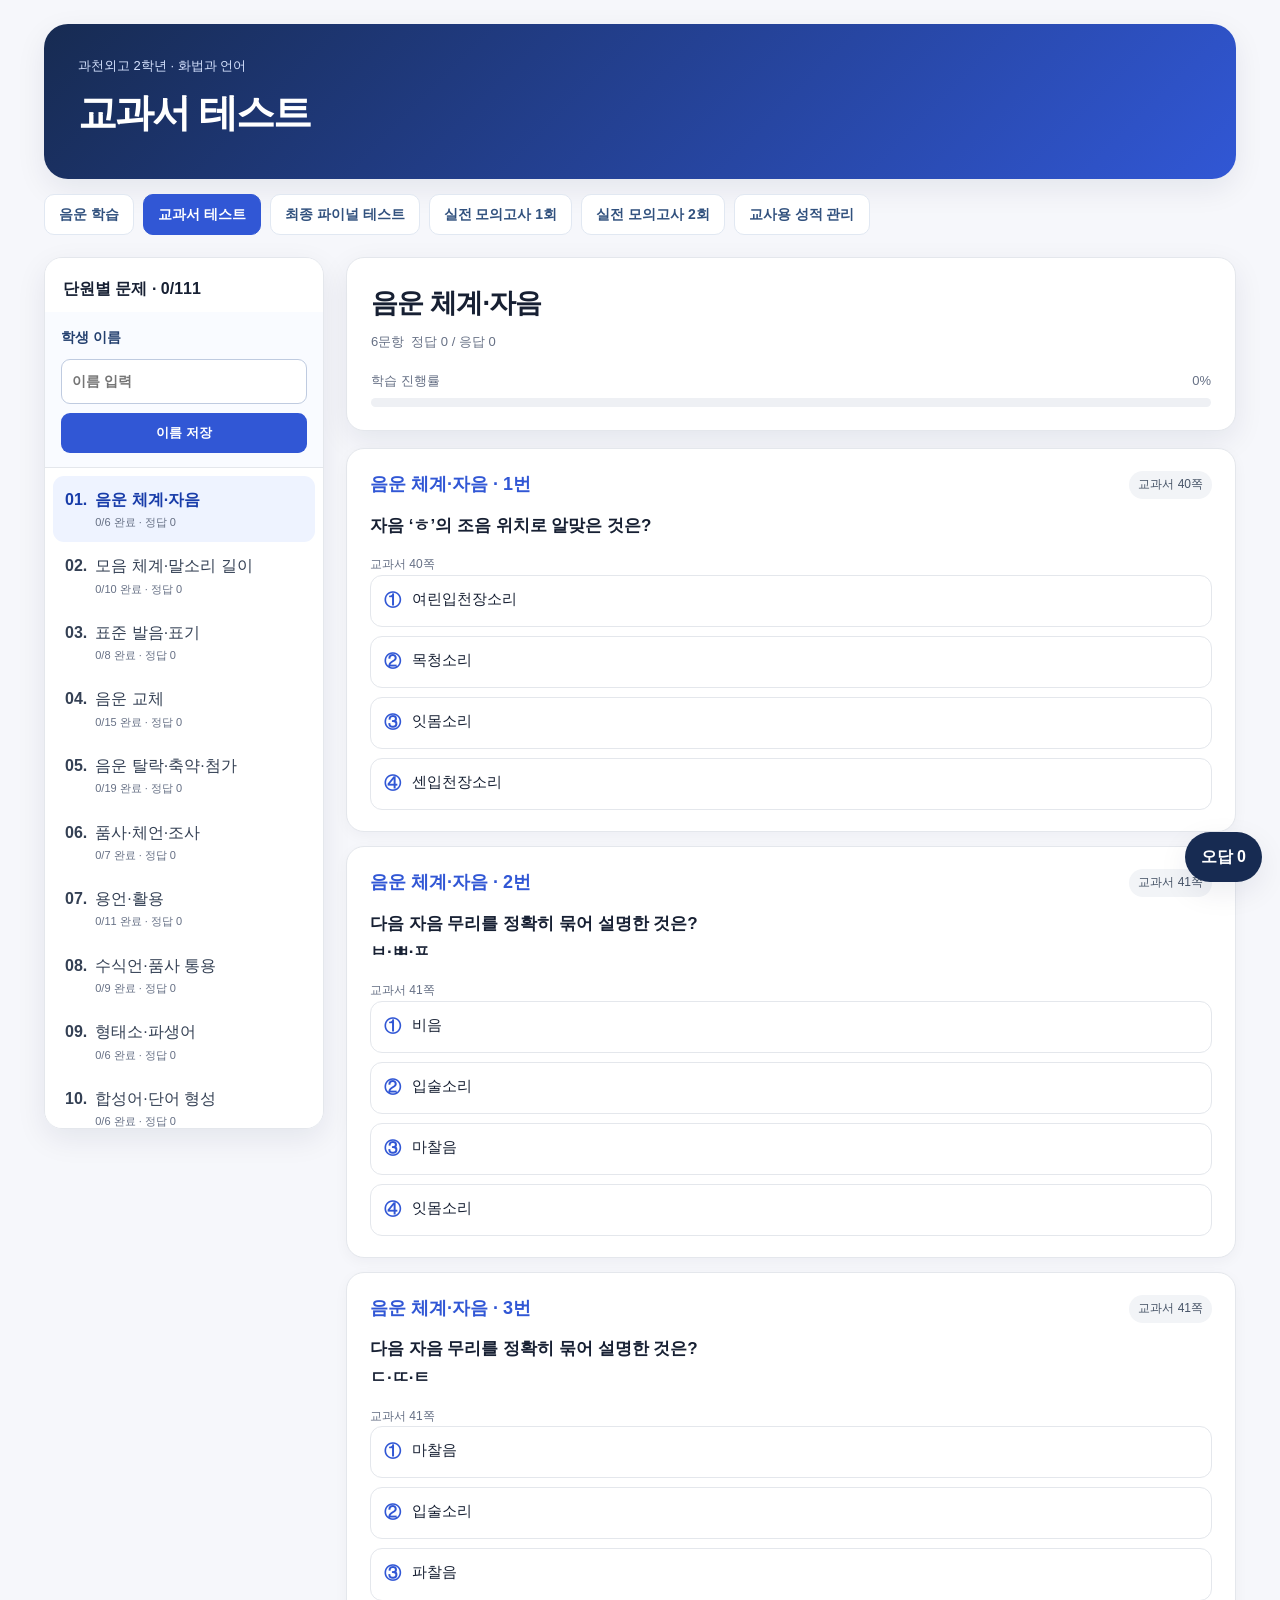
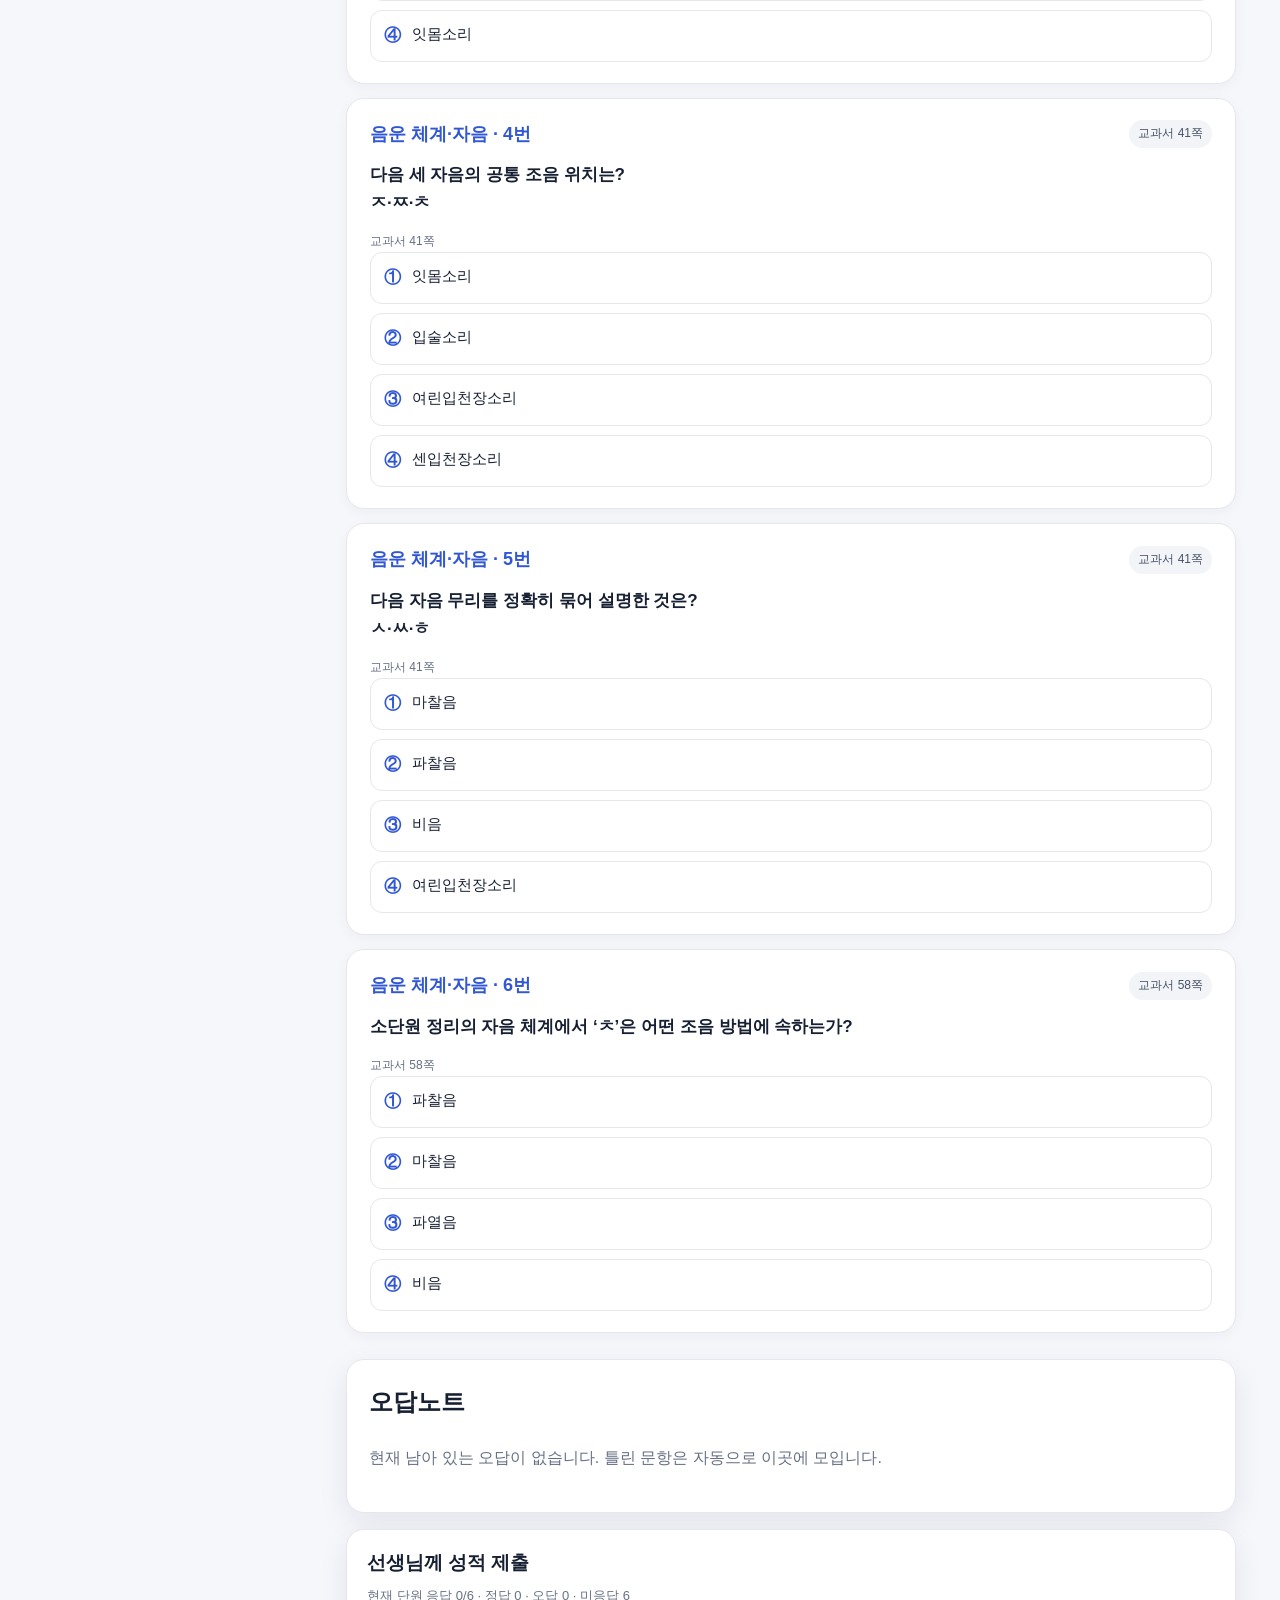
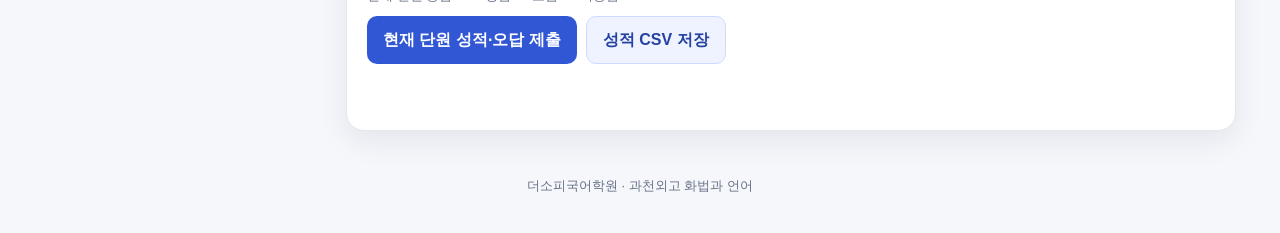
<file: textbook.html>
<!doctype html><html lang="ko"><head><meta charset="utf-8"><meta name="viewport" content="width=device-width,initial-scale=1"><title>과천외고 | 교과서 테스트</title><link rel="stylesheet" href="quiz-ui.css?v=6"></head><body data-mode="textbook"><div id="app"><main class="wrap"><div class="panel" style="padding:20px">문항을 불러오는 중입니다…</div></main></div><script src="config.js"></script><script src="curated_textbook.js?v=6"></script><script src="textbook_q1.js?v=6"></script><script src="textbook_q2.js?v=6"></script><script src="textbook_q3.js?v=6"></script><script src="textbook_q4.js?v=6"></script><script src="textbook_q5.js?v=6"></script><script src="textbook_q6.js?v=6"></script><script src="textbook_q7.js?v=6"></script><script src="textbook_q8.js?v=6"></script><script src="textbook_q9.js?v=6"></script><script src="textbook_q10.js?v=6"></script><script src="textbook_q11.js?v=6"></script><script src="textbook_q12.js?v=6"></script><script src="quiz-core.js?v=11"></script></body></html>
</file>
<file: quiz-ui.css>
:root{--ink:#172033;--muted:#667085;--line:#e4e7ec;--bg:#f6f7fb;--card:#fff;--navy:#223a68;--blue:#3157d5;--blue2:#eef3ff;--green:#087a55;--greenbg:#eaf8f2;--red:#b42318;--redbg:#fff0ee;--amber:#9a6700;--amberbg:#fff8db;--shadow:0 10px 30px rgba(18,30,60,.08)}
*{box-sizing:border-box}html{scroll-behavior:smooth}body{margin:0;font-family:'Noto Sans KR','Apple SD Gothic Neo','Malgun Gothic',sans-serif;background:var(--bg);color:var(--ink);line-height:1.65}
a{color:inherit}button,input{font:inherit}button{cursor:pointer}button:disabled{cursor:default;opacity:.54}.wrap{max-width:1240px;margin:auto;padding:24px}
.hero{background:linear-gradient(135deg,#172b52,#3157d5);color:white;border-radius:24px;padding:31px 34px 28px;box-shadow:var(--shadow);margin-bottom:15px}.hero h1{margin:5px 0;font-size:clamp(25px,4vw,39px);letter-spacing:-.045em}.hero p{margin:6px 0 0;color:#e0e7ff;font-size:14px}.badges{display:flex;flex-wrap:wrap;gap:8px;margin-top:14px}.badge{display:inline-flex;align-items:center;border-radius:30px;padding:6px 11px;font-size:12px;font-weight:750;background:rgba(255,255,255,.15)}
.mainnav{display:flex;gap:9px;margin-bottom:22px;flex-wrap:wrap}.mainnav a{color:#31517e;text-decoration:none;font-size:14px;font-weight:750;padding:8px 14px;background:#fff;border-radius:10px;border:1px solid #e1e8f2}.mainnav a.active{background:var(--blue);color:#fff;border-color:var(--blue)}.dashboard{display:grid;grid-template-columns:280px minmax(0,1fr);gap:22px}.sidebar{position:sticky;top:14px;height:fit-content;max-height:calc(100vh - 28px);overflow:auto}.panel{background:var(--card);border:1px solid var(--line);border-radius:18px;box-shadow:var(--shadow)}.sidehead{padding:18px 18px 10px;font-weight:800}.chapter-list{padding:8px}.chapter-btn{width:100%;border:0;background:transparent;text-align:left;padding:11px 12px;border-radius:11px;color:#344054;display:flex;gap:8px;align-items:flex-start}.chapter-btn:hover{background:#f4f6fb}.chapter-btn.active{background:var(--blue2);color:#183ca9;font-weight:800}.chapter-btn span{min-width:0}.chapter-btn small{display:block;color:var(--muted);font-size:11px;font-weight:500}.side-tools{border-top:1px solid var(--line);padding:13px}.tool-btn{width:100%;border:1px solid var(--line);background:#fff;border-radius:10px;padding:10px 12px;font-weight:750;margin-top:7px}.tool-btn:hover{background:#f6f8fc}.tool-btn.danger{color:var(--red)}
.main{min-width:0}.chapter-head{padding:23px 24px;margin-bottom:17px}.chapter-head h2{font-size:27px;margin:0 0 6px;letter-spacing:-.03em}.meta{display:flex;flex-wrap:wrap;gap:7px;font-size:13px;color:var(--muted)}.summary{margin-top:14px;padding:13px 15px;background:#f7f9ff;border-radius:12px;color:#344054}.progress{margin-top:17px}.progress-line{display:flex;justify-content:space-between;color:var(--muted);font-size:13px;margin-bottom:7px}.bar{height:9px;background:#eef0f4;border-radius:99px;overflow:hidden}.bar span{display:block;height:100%;background:linear-gradient(90deg,#3157d5,#708cff);width:0;transition:width .25s}.profile{display:flex;align-items:end;gap:10px;flex-wrap:wrap;margin-top:16px}.profile label{display:flex;flex-direction:column;gap:4px;font-size:12px;font-weight:750;color:#475467;flex:1 1 140px}.profile input{padding:9px 10px;border:1px solid #cbd5e1;border-radius:8px;min-width:0;width:100%}.profile small{color:var(--muted);font-size:12px;line-height:1.4;flex:2 1 230px}
.qcard{background:#fff;border:1px solid var(--line);border-radius:18px;padding:21px 23px;margin:14px 0;box-shadow:0 4px 14px rgba(18,30,60,.04);scroll-margin-top:14px}.qtop{display:flex;justify-content:space-between;gap:9px;align-items:center;flex-wrap:wrap}.qnum{font-weight:900;color:var(--blue);font-size:18px}.tag{font-size:12px;color:#475467;background:#f2f4f7;border-radius:99px;padding:4px 9px}.stem{font-weight:800;font-size:17px;margin:12px 0 15px;white-space:pre-wrap;overflow-wrap:anywhere}.stem-image{display:block;max-width:100%;width:100%;height:auto;object-fit:contain;margin:15px 0 8px;background:white;border:1px solid #e4e7ec;border-radius:7px}.source-info{color:var(--muted);font-size:12px;margin-top:4px}.choices{display:grid;grid-template-columns:1fr;gap:9px}.choice{width:100%;display:flex;text-align:left;gap:11px;align-items:flex-start;border:1px solid var(--line);border-radius:12px;padding:11px 13px;background:#fff;transition:.14s;font-size:15px;color:var(--ink)}.choice:hover:not(:disabled){border-color:#99aae6;background:#fafbff}.choice .sym{font-size:17px;font-weight:800;color:#3157d5;flex:none}.choice.correct{border-color:#32b381;background:var(--greenbg);opacity:1}.choice.correct .sym{color:#067447}.choice.wrong{border-color:#ef8179;background:var(--redbg);opacity:1}.choice.wrong .sym{color:#ae2218}.choice:disabled{color:#344054;opacity:.87}.choice.correct:disabled,.choice.wrong:disabled{opacity:1}.choices.number-choices{grid-template-columns:repeat(5,minmax(0,1fr));gap:9px}.choices.number-choices .choice{justify-content:center;text-align:center;padding:14px 0}.choices.number-choices .sym{font-size:25px}.source-expand{margin:12px 0 6px;padding:11px 13px;border:1px solid var(--line);border-radius:10px;background:#f8faff}.source-expand summary{cursor:pointer;font-weight:750;color:#344675}.source-img{display:block;max-width:100%;height:auto;margin:10px auto;border:1px solid #e2e6f0;border-radius:8px}.source-caption{color:var(--muted);font-size:12px}
.feedback{margin-top:13px;border-radius:12px;padding:15px 16px;font-size:14px;line-height:1.8}.feedback.good{background:var(--greenbg);color:#05603f;border:1px solid #a3dac4}.feedback.bad{background:var(--redbg);color:#912018;border:1px solid #ecc0b8}.feedback strong{display:block;font-size:17px}.feedback .explain{white-space:pre-wrap;margin:7px 0}.feedback .answer-diff{display:block;font-weight:700}.feedback-image{width:100%;height:auto;max-width:810px;display:block;margin:12px auto 5px;border:1px solid #e2e6e9;background:#fff;border-radius:8px}.retry{margin-top:10px;border:1px solid #c9d1e9;background:#fff;color:#284aaf;border-radius:9px;padding:8px 11px;font-weight:700}
.wrongbook{margin-top:26px;padding:22px}.wrongbook h2{margin:0 0 6px}.wrong-empty{color:var(--muted);padding:18px 0}.wrong-item{border-top:1px solid var(--line);padding:15px 0}.wrong-item:first-of-type{border-top:0}.wrong-item strong{display:block;margin-bottom:4px}.wrong-answer{color:var(--red)}.right-answer{color:var(--green)}.jump{border:0;background:var(--blue2);color:#2344a8;border-radius:8px;padding:7px 10px;font-weight:750;margin-top:7px}.wrong-item details{margin-top:8px}.wrong-item details summary{cursor:pointer;color:var(--blue);font-weight:700}.wrong-item img{max-width:100%;max-height:650px;object-fit:contain}.footer{text-align:center;color:var(--muted);font-size:13px;padding:28px 0 12px}.float-wrong{position:fixed;right:18px;bottom:18px;border:0;background:#172b52;color:#fff;border-radius:30px;padding:12px 16px;font-weight:800;box-shadow:var(--shadow);z-index:5}.float-wrong:hover{background:#3157d5}
.submit-card{margin:16px 0;padding:18px 20px}.submit-card h3{margin:0 0 6px}.submit-actions{display:flex;gap:9px;flex-wrap:wrap;margin:10px 0}.primary{background:var(--blue);border:0;color:#fff;border-radius:10px;padding:10px 16px;font-weight:750}.primary:hover{background:#2847ad}.primary.alt{background:#eef3ff;color:#2541a2;border:1px solid #cfdaff}.status{font-size:13px;color:var(--muted);min-height:22px}.stat-pill{display:inline-block;color:#285084;font-weight:700;padding:5px 8px;border-radius:9px;background:#f0f4fc}.notice{font-size:13px;color:var(--muted);line-height:1.7;margin-top:12px}.notice a{color:var(--blue)}.error{padding:20px;color:#912018;background:var(--redbg)}
@media(max-width:900px){.wrap{padding:12px}.dashboard{grid-template-columns:1fr}.sidebar{position:static;max-height:unset}.chapter-list{display:flex;overflow:auto;gap:6px}.chapter-btn{min-width:200px}.hero{padding:25px 22px}.chapter-head{padding:18px}.qcard{padding:17px 15px}.stem{font-size:16px}.mainnav{margin-bottom:15px}}
@media(max-width:520px){.choices.number-choices{gap:4px}.choices.number-choices .choice{padding:9px 0}.choices.number-choices .sym{font-size:21px}.mainnav a{font-size:12px;padding:7px 9px}}

/* Student profile: register once for each exam tab, not once per chapter. */
.student-profile{border-bottom:1px solid var(--line);padding:14px 16px;background:#f9fbff}
.profile-heading{font-weight:850;font-size:14px;color:#24406f;margin:0 0 10px}
.saved-mark{font-size:11px;font-weight:800;color:#087a55;background:#eaf8f2;padding:3px 6px;border-radius:8px}
.profile-field{display:flex;flex-direction:column;gap:5px;margin:9px 0;color:#475467;font-size:12px;font-weight:750}
.profile-field input{width:100%;min-width:0;border:1px solid #bfcbe0;border-radius:9px;padding:10px;font-size:14px;background:#fff}
.profile-save,.profile-edit{display:block;width:100%;margin-top:9px;border:0;border-radius:9px;cursor:pointer;padding:9px 10px;font-weight:800;font-size:13px}
.profile-save{background:#3157d5;color:white}
.profile-edit{background:#eaf0ff;color:#2445a9}
.profile-display{display:flex;flex-direction:column;gap:1px}.profile-display strong{font-size:17px}.profile-display span{font-size:13px;color:#667085}
.profile-note{font-size:11px;line-height:1.5;color:#667085;margin:9px 0 0}
/* Advanced mock exam 1: shared source texts */
.mock-passage{margin:20px 0 15px;padding:25px 27px;border:1px solid #d7deeb;scroll-margin-top:14px}
.mock-passage-head{font-size:14px;color:#294c8a;font-weight:850;margin-bottom:15px;padding-bottom:12px;border-bottom:1px solid #dce3f0}
.mock-passage-text{font-family:'Noto Serif KR','Batang','Malgun Gothic',serif;white-space:pre-wrap;line-height:1.94;font-size:15px;letter-spacing:-.018em;color:#242a35;overflow-wrap:anywhere}
.qcard .stem strong{font-weight:950;text-decoration:underline;text-decoration-thickness:1px;text-underline-offset:3px}
@media(max-width:600px){.mock-passage{padding:19px 16px}.mock-passage-text{font-size:14px;line-height:1.86}}

.passage-jump{font-size:12px;font-weight:750;color:#3654a1;text-decoration:none;white-space:nowrap;margin-left:auto;padding:5px 8px;border-radius:7px;background:#eff3ff}
.passage-jump:hover{text-decoration:underline;background:#e0e9ff}
</file>
